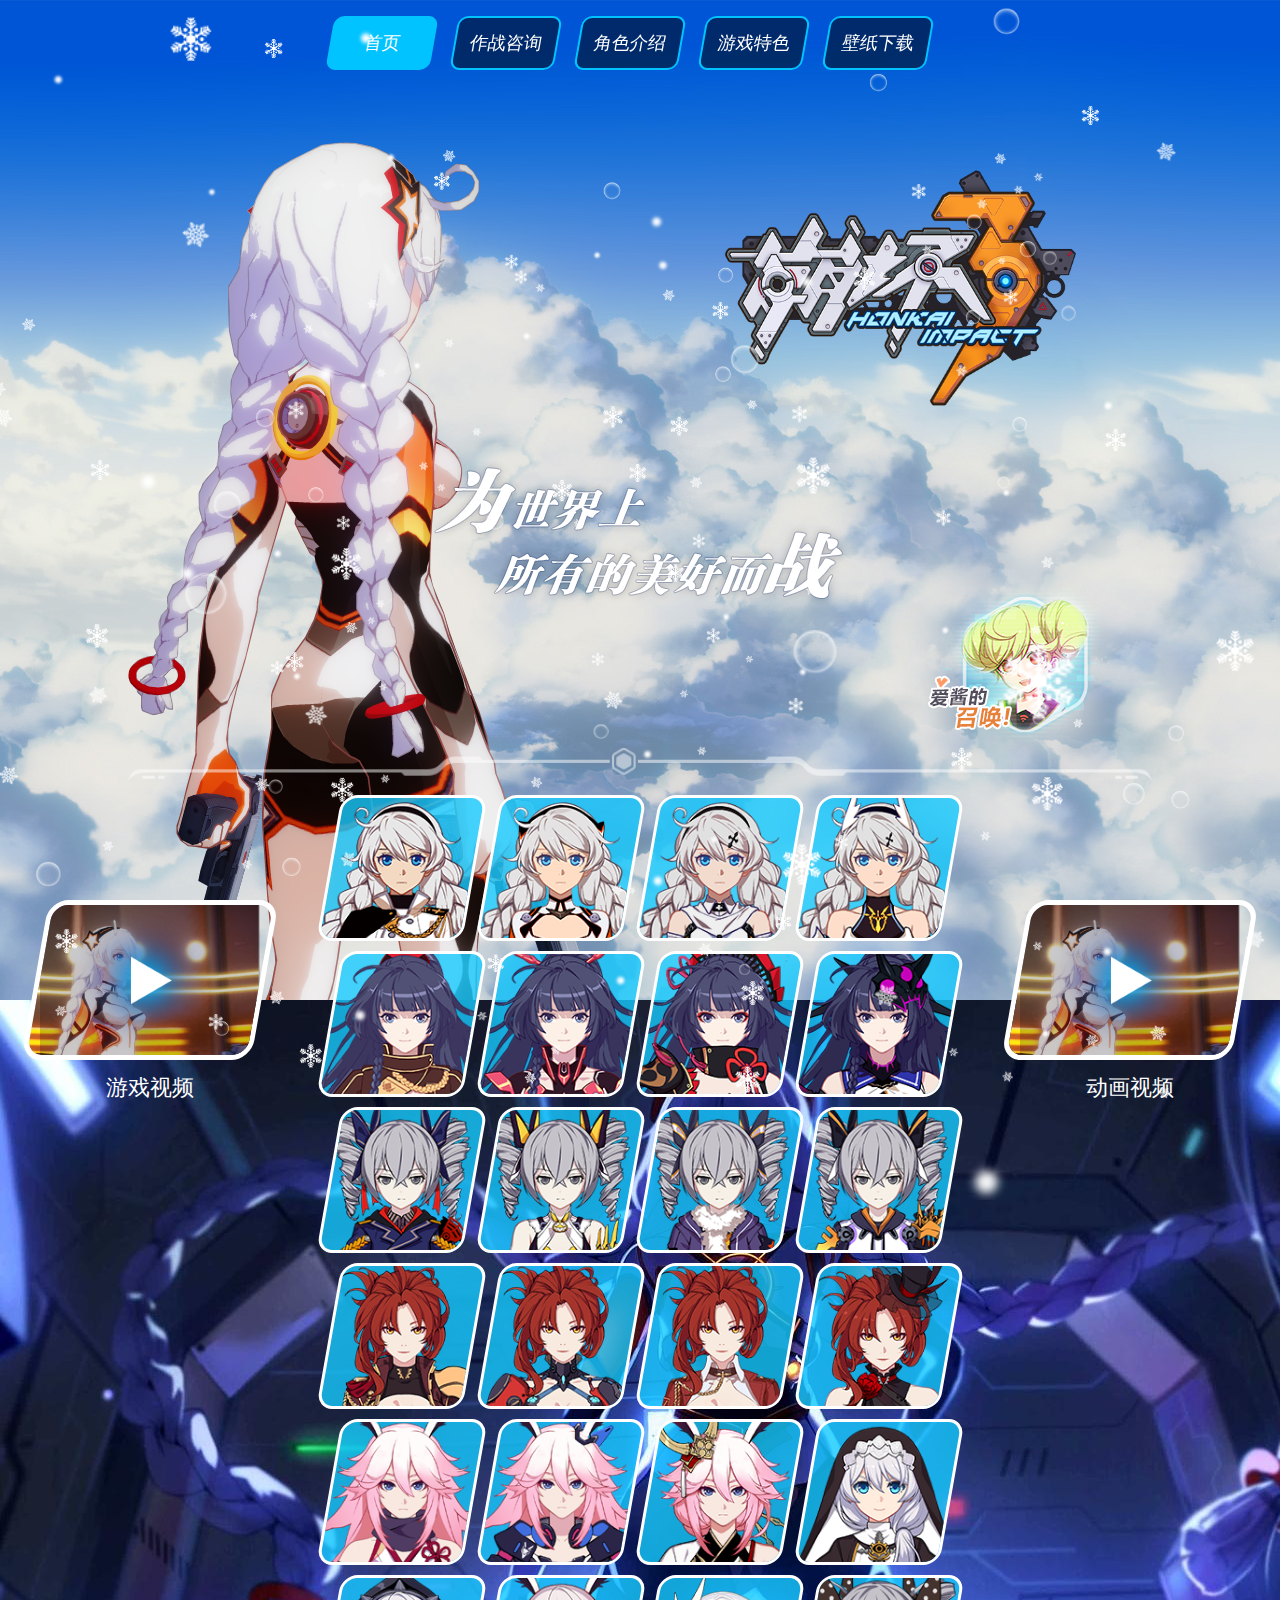
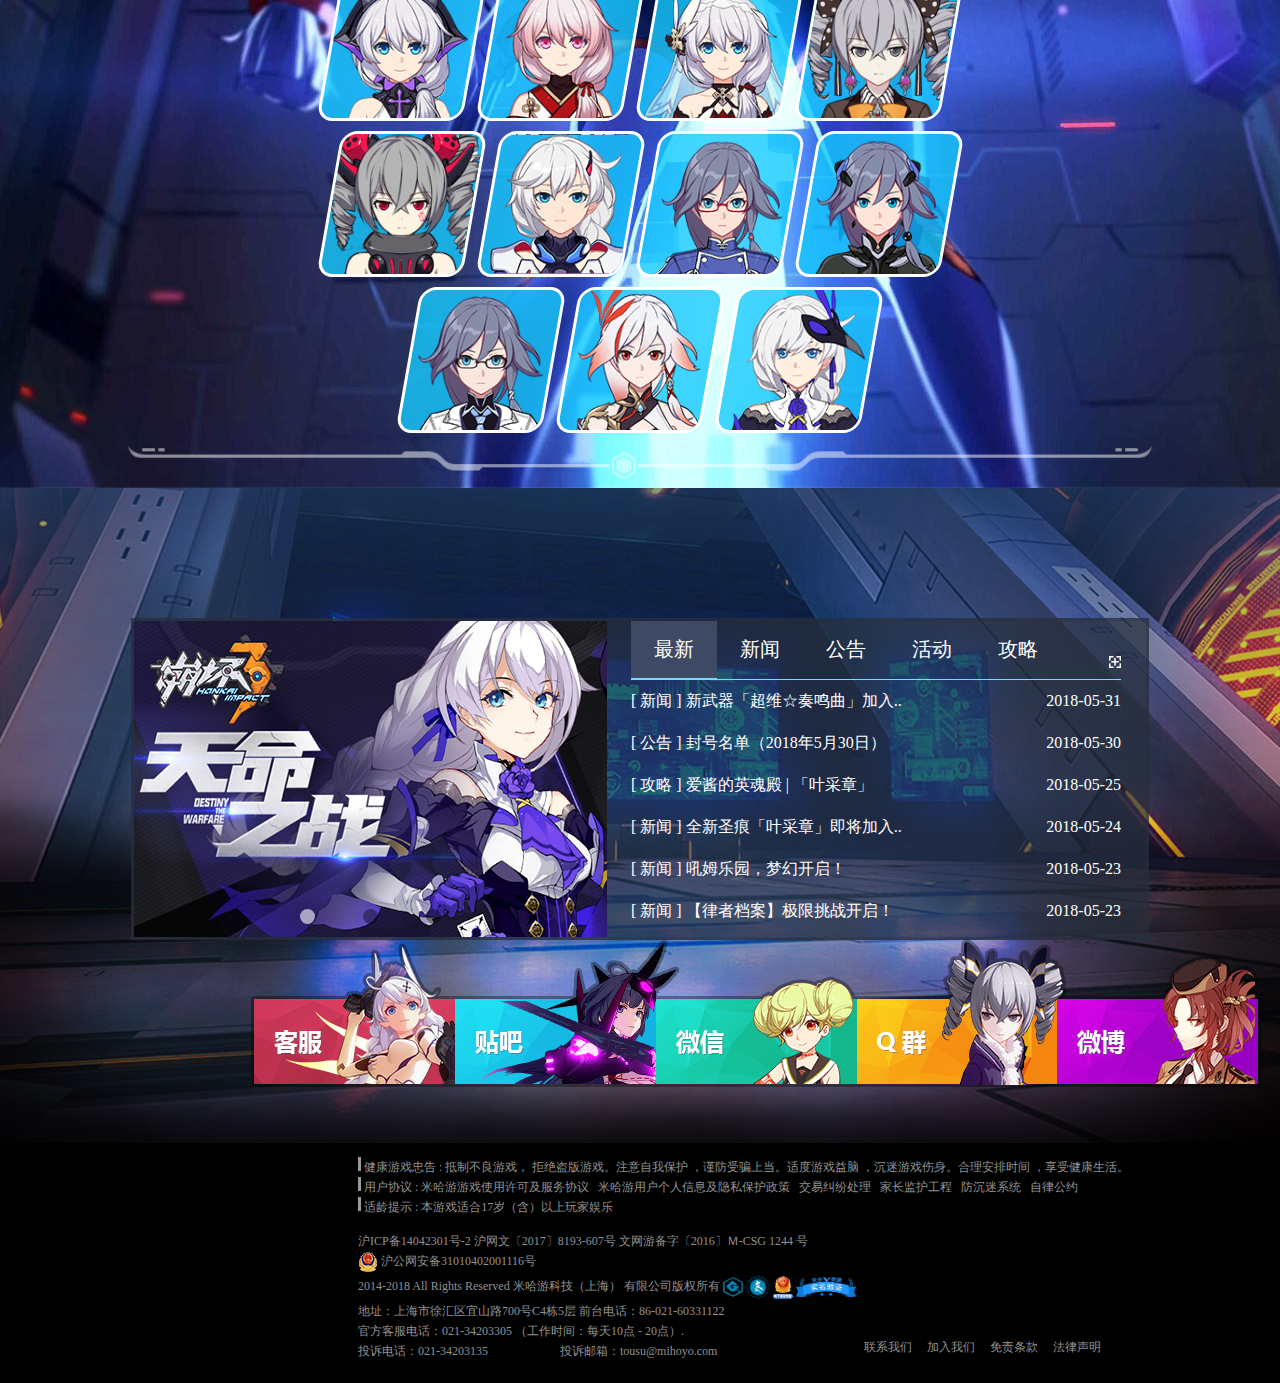
<file: 黎晨杰+张玉成/index.html>
<!DOCTYPE html>
<html lang="en">

<head>
    <meta charset="UTF-8">
    <title>《崩坏3》官方网站 - 为世界上所有的美好而战</title>
    <link rel="stylesheet" href="css/index.css">
    <link rel="shortcut icon" href="https://static.event.mihoyo.com/common/images/favicon.ico">
</head>
<script src="js/common.js"></script>
<script src="jquery-1.12.4.js"></script>
<script type="text/javascript" src="js/jquery.js"></script>
<script type="text/javascript" src="js/three.js"></script>

<script src="js/click.js"></script>

<body>
    <!--头部导航栏-->
    <div class="nav">
        <div class="nav-list w">
            <ul>
                <li><a href="index.html">首页</a></li>
                <li><a href="../李嘉欣＋孟火箭/ljx-news.html">作战咨询</a></li>
                <li><a href="../谢雪筹/rolePlayXue.1.html">角色介绍</a></li>
                <li><a href="../郭龙+伍俊/Features.html">游戏特色</a></li>
                <li><a href="../徐梓烜/崩坏3/崩坏3/www.bh3.com/index.html">壁纸下载</a></li>
            </ul>
        </div>
    </div>
    <div class="tips">
        <div class="closebtn"><img src="picture/close.png" alt=""></div>
        <div class="weixin">
            <i class="right"></i>
            <i>关注崩坏3官方微信</i>
            <p class="qr-code"></p>
        </div>
        <div class="tieba">
            <i class="right"></i>
            <i>关注崩坏3官方贴吧</i>
            <a href="#" class="qr-code"></a>
        </div>
        <div class="weibo">
            <i class="right"></i>
            <i>关注崩坏3官方微博</i>
            <a href="#" class="logo"></a>
            <a href="#" class="name">崩坏3</a>
            <i class="icon"></i>
            <i class="adress">上海</i>
            <a href="#" class="follow">+加关注</a>
        </div>
        <div class="kefu">
            <i class="right"></i>
            <i>官方客服电话</i>
            <i class="iconfont"></i>
            <i class="number">021-34203305</i>
            <p>工作时间：每天10点 - 20点</p>
        </div>
        <div class="kefuniang">
            <i class="right"></i>
            <i>勾搭客服娘</i>
            <i class="qq">QQ:800189596</i>
        </div>
    </div>
    <div class="main">
        <div id="section-1">
            <div class="cloudfloating"></div>
            <div class="content-wrap">
                <div class="main-content w">
                    <div class="kiana"></div>
                    <div class="aijiang"></div>
                    <div class="logo"></div>
                    <div class="slogan"></div>
                </div>
                <a href="javascript:playVideo('https://webstatic.bh3.com/video/bh3.com/pv/pv2_2500.mp4')">
                    <div class="pv-btn-wrapper" style="position:absolute;top:900px;left:-50px">
                        <div class="pv-cover">
                            <div class="pv-mask" id="video-left"></div>
                            <video class="cover-pic" src="https://webstatic.bh3.com/video/bh3.com/pv/game_pv_cover.mp4" autoplay="" loop="" id="game-pv"></video>
                            <div class="cover-pic" id="game-pv"></div>
                        </div>
                        <div class="pv-title">游戏视频</div>
                    </div>
                </a>
                <div class="char-list w">
                    <div class="upline"></div>
                    <div id="video1" class="main-video">
                        <i class="video-closebtn"></i>
                        <video src="" autoplay="autoplay" controls="controls"></video>
                    </div>
                    <div id="video2" class="main-video">
                        <i class="video-closebtn"></i>
                        <video src="" controls="controls" autoplay="autoplay"></video>
                    </div>
                    <ul>
                        <li>
                            <a href="../贾璐琪/kiana_01.html" id="kiana-c1"></a>
                        </li>
                        <li>
                            <a href="../贾璐琪/kiana_01.html" id="kiana-pt"></a>
                        </li>
                        <li>
                            <a href="../贾璐琪/kiana_01.html" id="kiana-c3"></a>
                        </li>
                        <li>
                            <a href="../贾璐琪/kiana_01.html" id="kiana-c4"></a>
                        </li>
                        <li>
                            <a href="../贾璐琪/kiana_01.html" id="mei-c1"></a>
                        </li>
                        <li>
                            <a href="../贾璐琪/kiana_01.html" id="mei-c2"></a>
                        </li>
                        <li>
                            <a href="../贾璐琪/kiana_01.html" id="mei-c3"></a>
                        </li>
                        <li>
                            <a href="../贾璐琪/kiana_01.html" id="mei-c4"></a>
                        </li>
                        <li>
                            <a href="../贾璐琪/kiana_01.html" id="bronya-c1"></a>
                        </li>
                        <li>
                            <a href="../贾璐琪/kiana_01.html" id="bronya-c2"></a>
                        </li>
                        <li>
                            <a href="../贾璐琪/kiana_01.html" id="bronya-c3"></a>
                        </li>
                        <li>
                            <a href="../贾璐琪/kiana_01.html" id="bronya-c4"></a>
                        </li>
                        <li>
                            <a href="../贾璐琪/kiana_01.html" id="himeko-c1"></a>
                        </li>
                        <li>
                            <a href="../贾璐琪/kiana_01.html" id="himeko-c2"></a>
                        </li>
                        <li>
                            <a href="../贾璐琪/kiana_01.html" id="himeko-c3"></a>
                        </li>
                        <li>
                            <a href="../贾璐琪/kiana_01.html" id="himeko-c4"></a>
                        </li>
                        <li>
                            <a href="../贾璐琪/kiana_01.html" id="sakura-c1"></a>
                        </li>
                        <li>
                            <a href="../贾璐琪/kiana_01.html" id="sakura-c2"></a>
                        </li>
                        <li>
                            <a href="../贾璐琪/kiana_01.html" id="sakura-c3"></a>
                        </li>
                        <li>
                            <a href="../贾璐琪/kiana_01.html" id="theresa-c1"></a>
                        </li>
                        <li>
                            <a href="../贾璐琪/kiana_01.html" id="theresa-c2"></a>
                        </li>
                        <li>
                            <a href="../贾璐琪/kiana_01.html" id="theresa-c3"></a>
                        </li>
                        <li>
                            <a href="../贾璐琪/kiana_01.html" id="theresa-c4"></a>
                        </li>
                        <li>
                            <a href="../贾璐琪/kiana_01.html" id="bronya-c5"></a>
                        </li>
                        <li>
                            <a href="../贾璐琪/kiana_01.html" id="bronya-c6"></a>
                        </li>
                        <li>
                            <a href="../贾璐琪/kiana_01.html" id="kallen-c2"></a>
                        </li>
                        <li>
                            <a href="../贾璐琪/kiana_01.html" id="fuka-c1"></a>
                        </li>
                        <li>
                            <a href="../贾璐琪/kiana_01.html" id="fuka-c2"></a>
                        </li>
                        <li>
                            <a href="../贾璐琪/kiana_01.html" id="fuka-c3"></a>
                        </li>
                        <li>
                            <a href="../贾璐琪/kiana_01.html" id="fuka-c4"></a>
                        </li>
                        <li>
                            <a href="../贾璐琪/kiana_01.html" id="kallen-c3"></a>
                        </li>
                    </ul>
                    <div class="downline"></div>
                </div>
                <a href="javascript:playVideo('https://webstatic.bh3.com/video/bh3.com/pv/CG_OP_1800.mp4')">
                    <div class="pv-btn-wrapper" style="position:absolute;top:900px;right:-50px">
                        <div class="pv-cover">
                            <div class="pv-mask" id="video-right"></div>
                            <video class="cover-pic" src="https://webstatic.bh3.com/video/bh3.com/pv/cg_pv_cover.mp4" autoplay="" loop="" id="game-pv"></video>
                            <div class="cover-pic" id="game-pv"></div>
                        </div>
                        <div class="pv-title">动画视频</div>
                    </div>
                </a>
            </div>
        </div>
        <div class="zyc-main-bottom">
            <div class="zyc-nav">
                <div class="zyc-nav-left">
                    <UL class="img">
                        <LI>
                            <a href=''>
                                <img src="./picture/0b70fc187ff892b4c51ec9a59f2f6201.png" alt="">
                            </a>
                        </LI>
                        <LI>
                            <a href="">
                                <img src="./picture/e63bd3a4b03288c26bdc96c79ababc0b.png" alt="">
                            </a>
                        </LI>
                        <LI>
                            <a href="">
                                <img src="./picture/10.png" alt="">
                            </a>
                        </LI>
                    </UL>
                    <ul class="dian">
                        <li class="active"></li>
                        <li></li>
                        <li></li>
                    </ul>
                </div>
                <div class="zyc-nav-right">
                    <a href="" class="tubiao"></a>
                    <ul class="news-nav">
                        <li class="active"><a href="javasctipt:void(0)">最新</a></li>
                        <li><a href="javasctipt:void(0)">新闻</a></li>
                        <li><a href="javasctipt:void(0)">公告</a></li>
                        <li><a href="javasctipt:void(0)">活动</a></li>
                        <li><a href="javasctipt:void(0)">攻略</a></li>
                    </ul>
                    <div>
                        <ul class="news-list1 clearfix">
                            <li>
                                <a href="">
                                    <div class="date">2018-05-31</div>
                                    <div class="title">[ 新闻 ] 新武器「超维☆奏鸣曲」加入..</div>
                                </a>
                            </li>
                            <li>
                                <a href="">
                                    <div class="date">2018-05-30</div>
                                    <div class="title">[ 公告 ] 封号名单（2018年5月30日）</div>
                                </a>
                            </li>
                            <li>
                                <a href="">
                                    <div class="date">2018-05-25</div>
                                    <div class="title">[ 攻略 ] 爱酱的英魂殿 | 「叶采章」</div>
                                </a>
                            </li>
                            <li>
                                <a href="">
                                    <div class="date">2018-05-24</div>
                                    <div class="title">[ 新闻 ] 全新圣痕「叶采章」即将加入..</div>
                                </a>
                            </li>
                            <li>
                                <a href="">
                                    <div class="date">2018-05-23</div>
                                    <div class="title">[ 新闻 ] 吼姆乐园，梦幻开启！</div>
                                </a>
                            </li>
                            <li>
                                <a href="">
                                    <div class="date">2018-05-23</div>
                                    <div class="title">[ 新闻 ] 【律者档案】极限挑战开启！</div>
                                </a>
                            </li>
                        </ul>

                        <ul class="news-list2 clearfix">
                            <li>
                                <a href="">
                                    <div class="date">2018-05-31</div>
                                    <div class="title">[ 新闻 ] 新武器「超维☆奏鸣曲」加入精准补给！.</div>
                                </a>
                            </li>
                            <li>
                                <a href="">
                                    <div class="date">2018-05-24</div>
                                    <div class="title">[ 新闻 ] 全新圣痕「叶采章」即将加入精准补给</div>
                                </a>
                            </li>
                            <li>
                                <a href="">
                                    <div class="date">2018-05-23</div>
                                    <div class="title">[ 新闻 ] 吼姆乐园，梦幻开启！</div>
                                </a>
                            </li>
                            <li>
                                <a href="">
                                    <div class="date">2018-05-23</div>
                                    <div class="title">[ 新闻 ] 【律者档案】极限挑战开启！</div>
                                </a>
                            </li>
                            <li>
                                <a href="">
                                    <div class="date">2018-05-10</div>
                                    <div class="title">[ 新闻 ] 精准目标：幽色咏叹调、5th圣遗物、浓姬</div>
                                </a>
                            </li>
                            <li>
                                <a href="">
                                    <div class="date">2018-05-10</div>
                                    <div class="title">[ 新闻 ] 白夜执事、第六夜想曲扩充补给开启</div>
                                </a>
                            </li>
                        </ul>

                        <ul class="news-list2 clearfix">
                            <li>
                                <a href="">
                                    <div class="date">2018-05-30</div>
                                    <div class="title">[ 公告 ] 封号名单（2018年5月30日）</div>
                                </a>
                            </li>
                            <li>
                                <a href="">
                                    <div class="date">2018-05-23</div>
                                    <div class="title">[ 公告 ] 封禁名单（2018年5月23日）</div>
                                </a>
                            </li>
                            <li>
                                <a href="">
                                    <div class="date">2018-05-12</div>
                                    <div class="title">[ 公告 ] 5月12日商店异常的补偿及处理说明</div>
                                </a>
                            </li>
                            <li>
                                <a href="">
                                    <div class="date">2018-05-10</div>
                                    <div class="title">[ 公告 ] 【天命之战】2.3版本更新公告</div>
                                </a>
                            </li>
                            <li>
                                <a href="">
                                    <div class="date">2018-05-10</div>
                                    <div class="title">[ 公告 ] 萃取、重载活动常见疑问解答</div>
                                </a>
                            </li>
                            <li>
                                <a href="">
                                    <div class="date">2018-05-09</div>
                                    <div class="title">[ 公告 ] 5月10日版本更新维护通知</div>
                                </a>
                            </li>
                        </ul>

                        <ul class="news-list2 clearfix">
                            <li>
                                <a href="">
                                    <div class="date">2017-02-17</div>
                                    <div class="title">[ 活动 ] 考试祭 | 迦尼萨的再袭</div>
                                </a>
                            </li>
                            <li>
                                <a href="">
                                    <div class="date">2016-12-22</div>
                                    <div class="title">[ 活动 ] 圣诞小镇系列任务活动预告</div>
                                </a>
                            </li>
                            <li>
                                <a href="">
                                    <div class="date">2016-08-09</div>
                                    <div class="title">[ 活动 ] 预登录活动奖励确认中</div>
                                </a>
                            </li>
                            <li>
                                <a href="">
                                    <div class="date">2016-07-04</div>
                                    <div class="title">[ 活动 ] 《崩坏AI娘爱酱绝对不会告诉玩家的事实》事前条漫连载中</div>
                                </a>
                            </li>

                        </ul>

                        <ul class="news-list2 clearfix">
                            <li>
                                <a href="">
                                    <div class="date">2018-05-25</div>
                                    <div class="title">[ 攻略 ] 爱酱的英魂殿 | 「叶采章」</div>
                                </a>
                            </li>
                            <li>
                                <a href="">
                                    <div class="date">2018-05-17</div>
                                    <div class="title">[ 攻略 ] 爱酱军械库 | 「永暮双狼」</div>
                                </a>
                            </li>
                            <li>
                                <a href="">
                                    <div class="date">2018-05-16</div>
                                    <div class="title">[ 攻略 ] 「第六夜想曲」攻略 | 你的心，就由我收下了</div>
                                </a>
                            </li>
                            <li>
                                <a href="">
                                    <div class="date">2018-05-11</div>
                                    <div class="title">[ 攻略 ] 爱酱军械库 | 「幽色咏叹调」</div>
                                </a>
                            </li>
                            <li>
                                <a href="">
                                    <div class="date">2018-04-19</div>
                                    <div class="title">[ 攻略 ] 爱酱的英魂殿 | 「莫奈」</div>
                                </a>
                            </li>
                            <li>
                                <a href="">
                                    <div class="date">2018-04-11</div>
                                    <div class="title">[ 攻略 ] 爱酱的军械库 | 「虚无之刃」</div>
                                </a>
                            </li>
                        </ul>

                    </div>
                </div>
            </div>
            <div class="contact">
                <ul class="call">
                    <li>
                        <a href="javasctipt:void(0)">
                            <img src="./picture/lb_1_1.png" alt="">
                        </a>
                        <div class="info-pop">
                            <div class="pop-title-bottom">
                                <div class="arrowrright"></div>官方客服电话</div>
                            <div>
                                <img src="images/old_phone.png" style="width:20px;margin-right:5px;margin-top:-8px;"> 021-34203305
                                <p class="small-popup" style="color:#5F5F5F;margin-top:3px;">工作时间：每天10点 - 20点</p>
                            </div>
                            <div class="pop-title-bottom">
                                <div class="arrowrright"></div>勾搭客服娘
                                <br/>QQ:800189596 </div>
                            <p class="small-popup">E-mail： bh3kefu@mihoyo.com
                            </p>
                            <div class="close-btn"></div>




                        </div>
                    </li>
                    <li>
                        <a href="javasctipt:void(0)">
                            <img src="./picture/lb_2_1.png" alt="">
                        </a>
                        <div class="info-pop">
                            <p>
                                <a href=""><img src="picture/tieba.png"></a>
                            </p>
                            <p class="tieba"><span class="tiebaicon"></span><span class="tiebatext">官方贴吧</span></p>

                            <div class="close-btn"></div>
                        </div>
                    </li>
                    <li>
                        <a href="javasctipt:void(0)">
                            <img src="./picture/lb_3_1.png" alt="">
                        </a>
                        <div class="info-pop">
                            <p>
                                <a href=""><img src="picture/weixin_code.png"></a>
                            </p>
                            <p class="tieba"><span class="tiebaicon"></span><span class="tiebatext">崩坏3官方微信</span></p>
                            <div class="close-btn"></div>

                        </div>
                    </li>
                    <li>
                        <a href="javasctipt:void(0)">
                            <img src="./picture/lb_4_1.png" alt="">
                        </a>
                        <div class="info-pop">
                            <i>142742077 崩坏3官方⑥群</i>
                            <i>419960123 崩坏3官方⑧群</i>
                            <i>105321316 崩坏3官方⑨群</i>
                            <i>586442980 崩坏3官方⑩群</i>
                            <i>238420557 崩坏3官方⑪群</i>
                            <i>（推荐）</i>
                            <p class="tieba"><span class="tiebaicon"></span><span class="tiebatext">官方QQ群</span></p>
                            <div class="close-btn"></div>




                        </div>
                    </li>
                    <li>
                        <a href="javasctipt:void(0)">
                            <img src="./picture/lb_5_1.png" alt="">
                        </a>
                        <div class="info-pop  right">
                            <p><iframe width='208' height='87' class='share_self' frameborder='0' scrolling='no' src='https://widget.weibo.com/weiboshow/index.php?language=&width=0&height=87&fansRow=2&ptype=1&speed=0&skin=1&isTitle=0&noborder=0&isWeibo=0&isFans=0&uid=5812573321&verifier=e59ae945&dpc=1'></iframe>
                            </p>

                            <p class="tieba"><span class="tiebaicon"></span><span class="tiebatext"> 崩坏3官方微博</span></p>

                            <div class="close-btn"></div>




                        </div>
                    </li>
                </ul>

            </div>


        </div>
    </div>

    <div class="bottom">
        <p class="pop">
            <i class="line"></i> 健康游戏忠告 : 抵制不良游戏， 拒绝盗版游戏。注意自我保护 ，谨防受骗上当。适度游戏益脑 ，沉迷游戏伤身。合理安排时间 ，享受健康生活。
        </p>
        <p class="webInfo-pre">
            <i class="line"></i>
            <i>用户协议 : </i>
            <span>
                <a href="https://www.bh3.com/help/privacy/index.html" target="_blank" class="zhangyc">米哈游游戏使用许可及服务协议</a>
                <a href="https://www.bh3.com/help/rule/index.html" target="_blank" class="zhangyc">米哈游用户个人信息及隐私保护政策</a>
                <a href="https://www.bh3.com/help/jiaoyijiufenchuli/index.html" target="_blank" class="zhangyc">交易纠纷处理</a>
                <a href="https://www.bh3.com/help/jiachangjianhugongcheng/index.html" target="_blank" class="zhangyc" >家长监护工程</a>
                <a href="https://www.bh3.com/help/fangchenmixitongshiyongzhinan/index.html" target="_blank" class="zhangyc">防沉迷系统</a>
                <a href="https://webstatic.bh3.com/common/self-discipline-bh3.pdf" target="_blank" class="zhangyc">自律公约</a>
            </span>

        </p>
        <p class="pop1"><i class="line"></i> 适龄提示 : 本游戏适合17岁（含）以上玩家娱乐</p>
        <p class="pop2">沪ICP备14042301号-2 沪网文〔2017〕8193-607号 文网游备字〔2016〕Ｍ-CSG 1244 号</p>
        <p class="pop3">
            <a href="#"><img src="picture/gongan.png"></a>
            沪公网安备31010402001116号</p>
        <p class="pop4">
            2014-2018 All Rights Reserved 米哈游科技（上海） 有限公司版权所有
            <i><a href="#"><img src="picture/youxidzbq.png"></a></i>
            <i><a href="#"><img src="picture/wenhuajingying.png"></a></i>
            <i><a href="#"><img src="picture/lz2.png"></a></i>
            <i><a href="#"><img src="picture/sm_124x47.png"></a></i>
        </p>
        <p class="pop5">地址：上海市徐汇区宜山路700号C4栋5层 前台电话：86-021-60331122</p>
        <p>官方客服电话：021-34203305 （工作时间：每天10点 - 20点）.</p>
        <p>
            投诉电话：021-34203135&nbsp;&nbsp;&nbsp;&nbsp;&nbsp;&nbsp;&nbsp;&nbsp;&nbsp;&nbsp;&nbsp;&nbsp;&nbsp;&nbsp;&nbsp;&nbsp;&nbsp;&nbsp;&nbsp;&nbsp;&nbsp;&nbsp;&nbsp;&nbsp;投诉邮箱：tousu@mihoyo.com</p>
        <ul class="callone">
            <li><a href="https://www.bh3.com/contactUs/index.html" target="_blank" class="zhangyc">联系我们</a></li>
            <li><a href="https://www.bh3.com/joinUs/index.html" target="_blank" class="zhangyc">加入我们</a></li>
            <li><a href="https://www.bh3.com/help/lawStatement_exceptionClause/index.html" target="_blank" class="zhangyc">免责条款</a></li>
            <li><a href="https://www.bh3.com/help/lawStatement_exceptionClause/index.html" target="_blank" class="zhangyc">法律声明</a></li>
        </ul>
    </div>

</body>
<script>
    //-----------------------------------------------------------
    var cloud = document.querySelector(".cloudfloating")
    var body = document.querySelector("body")
    var target = -cloud.offsetWidth + body.offsetWidth

    animate(cloud, target)

    $(function() {
        $(".tips>.closebtn").click(function() {
            $(".tips").stop().fadeOut(1000)
        })

        $(".aijiang").click(function() {
            $(".tips").stop().fadeToggle(1000)
        })

        $(".char-list>ul>li").mouseenter(function() {
            $(this).css("opacity", 1).siblings("li").css("opacity", .3)
        })

        $(".char-list,ul").mouseleave(function() {
            $(this).children("li").css("opacity", 1)
        })

        // $(".cloudfloating").animate({
        //     "left":-($(this).css("width"))+($(window).css("width"))
        // },1200)

        xiangYing()

        $(window).on("resize", function() {
            xiangYing()
        })

        function xiangYing() {
            var width = $(this).width()
            if (width > 1366) {
                $(".char-list ul").css("width", 1024)
            } else {
                $(".char-list ul").css("width", 720)
            }
        }

        //-----------------------------------------------------

        $("#video-left").on("click", function() {
            $(".char-list #video1").fadeIn(1000)
            $("#video1 video").attr("src", "CG_OP_1800.mp4")
            $(".char-list #video2").hide()
            $(".char-list #video2 video").removeAttr("src")
        })

        $("#video-right").on("click", function() {
            $(".char-list #video2").fadeIn(1000)
            $("#video2 video").attr("src", "pv2_2500.mp4")
            $(".char-list #video1").hide()
            $(".char-list #video1 video").removeAttr("src")
        })

        $(document).on("click", function() {
            $(".char-list .main-video").fadeOut(1000)
            $(".char-list .main-video video").removeAttr("src")
        })


        $('.pv-mask').on('click', function(e) {
            e.stopPropagation(); //阻止事件冒泡
        });
    })
</script>
<script type="text/javascript">
    document.writeln("<div class=\"snow\" style=\"height:1200px; position:fixed; left:0px; top:0px; right:0px; bottom:0px; pointer-events: none;z-index: 9999;\"><canvas width=\"1904\" height=\"913\" style=\"position: absolute;left: 0;top: 0;\"></canvas></div>")

    $(function() {

        if (/MSIE 6|MSIE 7|MSIE 8/.test(navigator.userAgent)) {
            return
        }
        var container = document.querySelector(".snow")
            // IE9-10 pointer-events兼容
        if (/MSIE 9|MSIE 10/.test(navigator.userAgent)) {
            $(container).bind("click mousemove", function(evt) {
                this.style.display = "none"
                var x = evt.pageX,
                    y = evt.pageY
                if ($(document).scrollTop() > 0 || $(document).scrollTop() > 0) {
                    x = x - $(document).scrollLeft() + 1
                    y = y - $(document).scrollTop() + 1
                }
                evt.preventDefault()
                evt.stopPropagation()
                var under = document.elementFromPoint(x, y)
                var evtType = evt.type === "click" ? "click" : "mouseenter"
                if (evt.type === "click") {
                    $(under)[0].click()
                } else {
                    $(under).trigger("mouseenter")
                }
                $("body").css("cursor", "default")
                this.style.display = ""
                return false
            })
        }
        var containerWidth = $(container).width()
        var containerHeight = $(container).height()
        var particle
        var camera
        var scene
        var renderer
        var mouseX = 0
        var mouseY = 0
        var windowHalfX = window.innerWidth / 2
        var windowHalfY = window.innerHeight / 2
        var particles = []
        var particleImages = [new Image(), new Image(), new Image(), new Image(), new Image()]
            // particleImages[0].src = "./images/snow1.png";
            // particleImages[1].src = "./images/snow2.png";
            // particleImages[2].src = "./images/snow3.png";
            // particleImages[3].src = "./images/snow4.png";
            // particleImages[4].src = "./images/snow5.png";
        particleImages[0].src = "images/151375665240370100.png"
        particleImages[1].src = "images/151375668550091372.png"
        particleImages[2].src = "images/151375669416355455.png"
        particleImages[3].src = "images/151375670204115466.png"
        particleImages[4].src = "images/151375671039447316.png"
        var snowNum = 300

        function init() {
            camera = new THREE.PerspectiveCamera(75, containerWidth / containerHeight, 1, 10000)
            camera.position.z = 1000
            scene = new THREE.Scene()
            scene.add(camera)
            renderer = new THREE.CanvasRenderer()
            renderer.setSize(containerWidth, containerHeight)
            for (var i = 0; i < snowNum; i++) {
                var material = new THREE.ParticleBasicMaterial({
                    map: new THREE.Texture(particleImages[i % 5])
                })
                particle = new Particle3D(material)
                particle.position.x = Math.random() * 2000 - 1000
                particle.position.y = Math.random() * 2000 - 1000
                particle.position.z = Math.random() * 2000 - 1000
                particle.scale.x = particle.scale.y = 1
                scene.add(particle)
                particles.push(particle)
            }
            container.appendChild(renderer.domElement)
            document.addEventListener("mousemove", onDocumentMouseMove, false)
            document.addEventListener("touchstart", onDocumentTouchStart, false)
            document.addEventListener("touchmove", onDocumentTouchMove, false)
            setInterval(loop, 1000 / 50)
        }

        function onDocumentMouseMove(event) {
            mouseX = event.clientX - windowHalfX
            mouseY = event.clientY - windowHalfY
        }

        function onDocumentTouchStart(event) {
            if (event.touches.length === 1) {
                event.preventDefault()
                mouseX = event.touches[0].pageX - windowHalfX
                mouseY = event.touches[0].pageY - windowHalfY
            }
        }

        function onDocumentTouchMove(event) {
            if (event.touches.length === 1) {
                event.preventDefault()
                mouseX = event.touches[0].pageX - windowHalfX
                mouseY = event.touches[0].pageY - windowHalfY
            }
        }

        function loop() {
            for (var i = 0; i < particles.length; i++) {
                var particle = particles[i]
                    // 滚动到楼层模块，减少雪花 （自定义）
                if ($(window).scrollTop() < 1000) {
                    particle.scale.x = particle.scale.y = 1
                } else {
                    if (i > particles.length / 5 * 3) {
                        particle.scale.x = particle.scale.y = 0
                    } else {
                        particle.scale.x = particle.scale.y = 0.8
                    }
                }
                particle.updatePhysics()
                with(particle.position) {
                    if (y < -1000) {
                        y += 2000
                    }
                    if (x > 1000) {
                        x -= 2000
                    } else {
                        if (x < -1000) {
                            x += 2000
                        }
                    }
                    if (z > 1000) {
                        z -= 2000
                    } else {
                        if (z < -1000) {
                            z += 2000
                        }
                    }
                }
            }
            camera.position.x += (mouseX - camera.position.x) * 0.005
            camera.position.y += (-mouseY - camera.position.y) * 0.005
            camera.lookAt(scene.position)
            renderer.render(scene, camera)
        }

        init()
    })
</script>
<script src="js/index.js"></script>

</html>
</file>
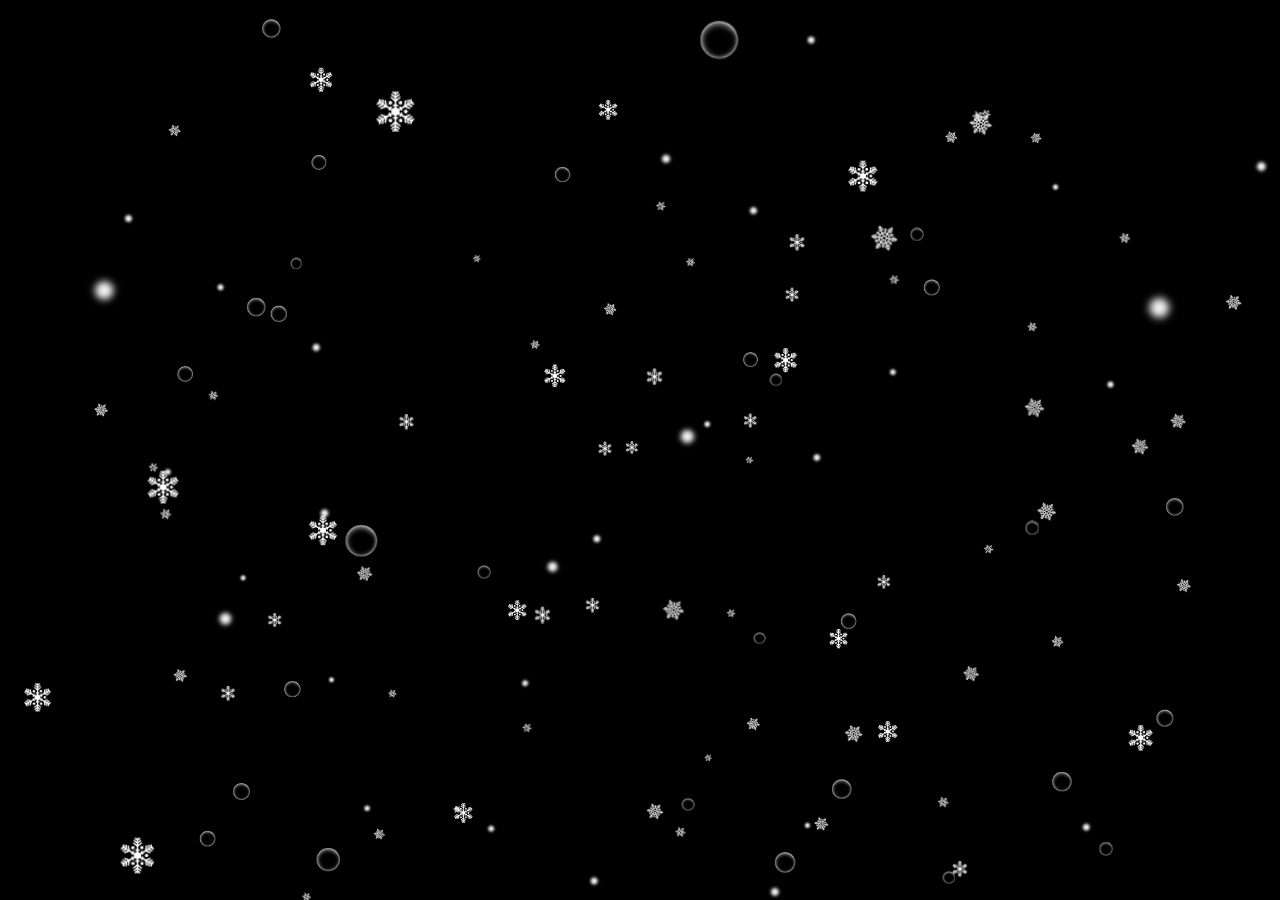
<file: 李嘉欣＋孟火箭/雪花飘落动画效果/index.html>
﻿<!DOCTYPE html PUBLIC "-//W3C//DTD XHTML 1.0 Transitional//EN" "http://www.w3.org/TR/xhtml1/DTD/xhtml1-transitional.dtd">
<html xmlns="http://www.w3.org/1999/xhtml">
<head>
<meta http-equiv="Content-Type" content="text/html; charset=utf-8" />
<title>jQuery+three.js雪花飘落动画效果</title>

<script type="text/javascript" src="js/jquery.js"></script>
<script type="text/javascript" src="js/three.js"></script>

</head>
<body>

<script type="text/javascript">
document.writeln("<div class=\"snow\" style=\"height:1200px; background:#000;   position:fixed; left:0px; top:0px; right:0px; bottom:0px; pointer-events: none;z-index: 9999;\"><canvas width=\"1904\" height=\"913\" style=\"position: absolute;left: 0;top: 0;\"></canvas></div>");

$(function() {

if (/MSIE 6|MSIE 7|MSIE 8/.test(navigator.userAgent)) {
return
}
var container = document.querySelector(".snow");
// IE9-10 pointer-events兼容
if (/MSIE 9|MSIE 10/.test(navigator.userAgent)) {
$(container).bind('click mousemove', function(evt) {
this.style.display = 'none';
var x = evt.pageX, y = evt.pageY
if ($(document).scrollTop() > 0 || $(document).scrollTop() > 0) {
x = x - $(document).scrollLeft() + 1
y = y - $(document).scrollTop() + 1
}
evt.preventDefault();
evt.stopPropagation();
var under = document.elementFromPoint(x, y);
var evtType = evt.type === 'click' ? 'click' : 'mouseenter'
if (evt.type === 'click') {
$(under)[0].click();
} else {
$(under).trigger('mouseenter');
}
$('body').css('cursor', 'default')
this.style.display = '';
return false;
});
}
var containerWidth = $(container).width();
var containerHeight = $(container).height();
var particle;
var camera;
var scene;
var renderer;
var mouseX = 0;
var mouseY = 0;
var windowHalfX = window.innerWidth / 2;
var windowHalfY = window.innerHeight / 2;
var particles = [];
var particleImages = [new Image(),new Image(),new Image(),new Image(),new Image()];
// particleImages[0].src = "./images/snow1.png";
// particleImages[1].src = "./images/snow2.png";
// particleImages[2].src = "./images/snow3.png";
// particleImages[3].src = "./images/snow4.png";
// particleImages[4].src = "./images/snow5.png";
particleImages[0].src = "img/151375665240370100.png";
particleImages[1].src = "img/151375668550091372.png";
particleImages[2].src = "img/151375669416355455.png";
particleImages[3].src = "img/151375670204115466.png";
particleImages[4].src = "img/151375671039447316.png";
var snowNum = 300;
function init() {
camera = new THREE.PerspectiveCamera(75, containerWidth / containerHeight, 1, 10000);
camera.position.z = 1000;
scene = new THREE.Scene();
scene.add(camera);
renderer = new THREE.CanvasRenderer();
renderer.setSize(containerWidth, containerHeight);
for (var i = 0; i < snowNum; i++) {
var material = new THREE.ParticleBasicMaterial({ map: new THREE.Texture(particleImages[i % 5]) });
particle = new Particle3D(material);
particle.position.x = Math.random() * 2000 - 1000;
particle.position.y = Math.random() * 2000 - 1000;
particle.position.z = Math.random() * 2000 - 1000;
particle.scale.x = particle.scale.y = 1;
scene.add(particle);
particles.push(particle)
}
container.appendChild(renderer.domElement);
document.addEventListener("mousemove", onDocumentMouseMove, false);
document.addEventListener("touchstart", onDocumentTouchStart, false);
document.addEventListener("touchmove", onDocumentTouchMove, false);
setInterval(loop, 1000 / 50)
}
function onDocumentMouseMove(event) {
mouseX = event.clientX - windowHalfX;
mouseY = event.clientY - windowHalfY
}
function onDocumentTouchStart(event) {
if (event.touches.length === 1) {
event.preventDefault();
mouseX = event.touches[0].pageX - windowHalfX;
mouseY = event.touches[0].pageY - windowHalfY
}
}
function onDocumentTouchMove(event) {
if (event.touches.length === 1) {
event.preventDefault();
mouseX = event.touches[0].pageX - windowHalfX;
mouseY = event.touches[0].pageY - windowHalfY
}
}
function loop() {
for (var i = 0; i < particles.length; i++) {
var particle = particles[i];
// 滚动到楼层模块，减少雪花 （自定义）
if ($(window).scrollTop() < 1000) {
particle.scale.x = particle.scale.y = 1;
} else {
if (i > particles.length / 5 * 3) {
particle.scale.x = particle.scale.y = 0;
} else {
particle.scale.x = particle.scale.y = 0.8;
}
}
particle.updatePhysics();
with(particle.position) {
if (y < -1000) {
y += 2000
}
if (x > 1000) {
x -= 2000
} else {
if (x < -1000) {
x += 2000
}
}
if (z > 1000) {
z -= 2000
} else {
if (z < -1000) {
z += 2000
}
}
}
}
camera.position.x += (mouseX - camera.position.x) * 0.005;
camera.position.y += (-mouseY - camera.position.y) * 0.005;
camera.lookAt(scene.position);
renderer.render(scene, camera)
}
init()
});
</script>

<div style="text-align:center;margin:50px 0; font:normal 14px/24px 'MicroSoft YaHei';">
<p>适用浏览器：360、FireFox、Chrome、Safari、Opera、傲游、搜狗、世界之窗. 不支持IE8及以下浏览器。</p>
<p>来源：<a href="http://www.lanrenzhijia.com/" target="_blank">懒人</a></p>
</div>
</body>
</html>
</file>
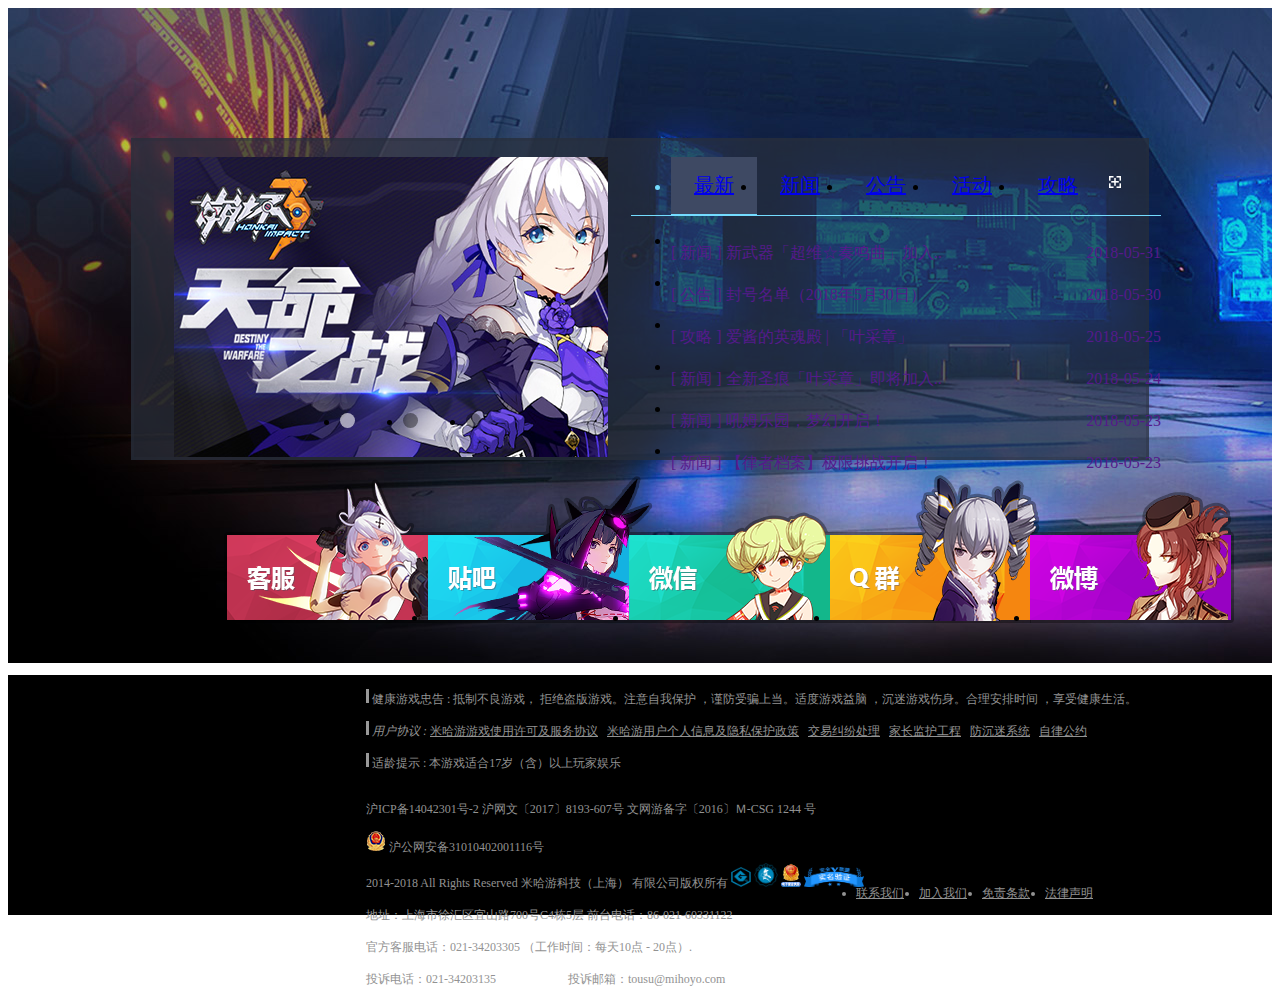
<file: 黎晨杰+张玉成/zyc/index.html>
<!DOCTYPE html>
<html lang="en">

<head>
    <meta charset="UTF-8">
    <meta name="viewport" content="width=device-width, initial-scale=1.0">
    <meta http-equiv="X-UA-Compatible" content="ie=edge">
    <title>张玉成的崩坏三</title>
    <link rel="shortcut icon" href="https://static.event.mihoyo.com/common/images/favicon.ico">

    <link rel="stylesheet" href="./index.css">


</head>

<body>
    <div class="zyc-main-bottom">
        <div class="zyc-nav">
            <div class="zyc-nav-left">
                <UL class="img">
                    <LI>
                        <a href=''>
                            <img src="./picture/0b70fc187ff892b4c51ec9a59f2f6201.png" alt="">
                        </a>
                    </LI>
                    <LI>
                        <a href="">
                            <img src="./picture/e63bd3a4b03288c26bdc96c79ababc0b.png" alt="">
                        </a>
                    </LI>
                    <LI>
                        <a href="">
                            <img src="./picture/10.png" alt="">
                        </a>
                    </LI>
                </UL>
                <ul class="dian">
                    <li class="active"></li>
                    <li></li>
                    <li></li>
                </ul>
            </div>
            <div class="zyc-nav-right">
                <a href="" class="tubiao"></a>
                <ul class="news-nav">
                    <li class="active"><a href="javasctipt:void(0)">最新</a></li>
                    <li><a href="javasctipt:void(0)">新闻</a></li>
                    <li><a href="javasctipt:void(0)">公告</a></li>
                    <li><a href="javasctipt:void(0)">活动</a></li>
                    <li><a href="javasctipt:void(0)">攻略</a></li>
                </ul>
                <div>
                    <ul class="news-list1 clearfix">
                        <li>
                            <a href="">
                                <div class="date">2018-05-31</div>
                                <div class="title">[ 新闻 ] 新武器「超维☆奏鸣曲」加入..</div>
                            </a>
                        </li>
                        <li>
                            <a href="">
                                <div class="date">2018-05-30</div>
                                <div class="title">[ 公告 ] 封号名单（2018年5月30日）</div>
                            </a>
                        </li>
                        <li>
                            <a href="">
                                <div class="date">2018-05-25</div>
                                <div class="title">[ 攻略 ] 爱酱的英魂殿 | 「叶采章」</div>
                            </a>
                        </li>
                        <li>
                            <a href="">
                                <div class="date">2018-05-24</div>
                                <div class="title">[ 新闻 ] 全新圣痕「叶采章」即将加入..</div>
                            </a>
                        </li>
                        <li>
                            <a href="">
                                <div class="date">2018-05-23</div>
                                <div class="title">[ 新闻 ] 吼姆乐园，梦幻开启！</div>
                            </a>
                        </li>
                        <li>
                            <a href="">
                                <div class="date">2018-05-23</div>
                                <div class="title">[ 新闻 ] 【律者档案】极限挑战开启！</div>
                            </a>
                        </li>
                    </ul>

                    <ul class="news-list2 clearfix">
                        <li>
                            <a href="">
                                <div class="date">2018-05-31</div>
                                <div class="title">[ 新闻 ] 新武器「超维☆奏鸣曲」加入精准补给！.</div>
                            </a>
                        </li>
                        <li>
                            <a href="">
                                <div class="date">2018-05-24</div>
                                <div class="title">[ 新闻 ] 全新圣痕「叶采章」即将加入精准补给</div>
                            </a>
                        </li>
                        <li>
                            <a href="">
                                <div class="date">2018-05-23</div>
                                <div class="title">[ 新闻 ] 吼姆乐园，梦幻开启！</div>
                            </a>
                        </li>
                        <li>
                            <a href="">
                                <div class="date">2018-05-23</div>
                                <div class="title">[ 新闻 ] 【律者档案】极限挑战开启！</div>
                            </a>
                        </li>
                        <li>
                            <a href="">
                                <div class="date">2018-05-10</div>
                                <div class="title">[ 新闻 ] 精准目标：幽色咏叹调、5th圣遗物、浓姬</div>
                            </a>
                        </li>
                        <li>
                            <a href="">
                                <div class="date">2018-05-10</div>
                                <div class="title">[ 新闻 ] 白夜执事、第六夜想曲扩充补给开启</div>
                            </a>
                        </li>
                    </ul>

                    <ul class="news-list2 clearfix">
                        <li>
                            <a href="">
                                <div class="date">2018-05-30</div>
                                <div class="title">[ 公告 ] 封号名单（2018年5月30日）</div>
                            </a>
                        </li>
                        <li>
                            <a href="">
                                <div class="date">2018-05-23</div>
                                <div class="title">[ 公告 ] 封禁名单（2018年5月23日）</div>
                            </a>
                        </li>
                        <li>
                            <a href="">
                                <div class="date">2018-05-12</div>
                                <div class="title">[ 公告 ] 5月12日商店异常的补偿及处理说明</div>
                            </a>
                        </li>
                        <li>
                            <a href="">
                                <div class="date">2018-05-10</div>
                                <div class="title">[ 公告 ] 【天命之战】2.3版本更新公告</div>
                            </a>
                        </li>
                        <li>
                            <a href="">
                                <div class="date">2018-05-10</div>
                                <div class="title">[ 公告 ] 萃取、重载活动常见疑问解答</div>
                            </a>
                        </li>
                        <li>
                            <a href="">
                                <div class="date">2018-05-09</div>
                                <div class="title">[ 公告 ] 5月10日版本更新维护通知</div>
                            </a>
                        </li>
                    </ul>

                    <ul class="news-list2 clearfix">
                        <li>
                            <a href="">
                                <div class="date">2017-02-17</div>
                                <div class="title">[ 活动 ] 考试祭 | 迦尼萨的再袭</div>
                            </a>
                        </li>
                        <li>
                            <a href="">
                                <div class="date">2016-12-22</div>
                                <div class="title">[ 活动 ] 圣诞小镇系列任务活动预告</div>
                            </a>
                        </li>
                        <li>
                            <a href="">
                                <div class="date">2016-08-09</div>
                                <div class="title">[ 活动 ] 预登录活动奖励确认中</div>
                            </a>
                        </li>
                        <li>
                            <a href="">
                                <div class="date">2016-07-04</div>
                                <div class="title">[ 活动 ] 《崩坏AI娘爱酱绝对不会告诉玩家的事实》事前条漫连载中</div>
                            </a>
                        </li>

                    </ul>

                    <ul class="news-list2 clearfix">
                        <li>
                            <a href="">
                                <div class="date">2018-05-25</div>
                                <div class="title">[ 攻略 ] 爱酱的英魂殿 | 「叶采章」</div>
                            </a>
                        </li>
                        <li>
                            <a href="">
                                <div class="date">2018-05-17</div>
                                <div class="title">[ 攻略 ] 爱酱军械库 | 「永暮双狼」</div>
                            </a>
                        </li>
                        <li>
                            <a href="">
                                <div class="date">2018-05-16</div>
                                <div class="title">[ 攻略 ] 「第六夜想曲」攻略 | 你的心，就由我收下了</div>
                            </a>
                        </li>
                        <li>
                            <a href="">
                                <div class="date">2018-05-11</div>
                                <div class="title">[ 攻略 ] 爱酱军械库 | 「幽色咏叹调」</div>
                            </a>
                        </li>
                        <li>
                            <a href="">
                                <div class="date">2018-04-19</div>
                                <div class="title">[ 攻略 ] 爱酱的英魂殿 | 「莫奈」</div>
                            </a>
                        </li>
                        <li>
                            <a href="">
                                <div class="date">2018-04-11</div>
                                <div class="title">[ 攻略 ] 爱酱的军械库 | 「虚无之刃」</div>
                            </a>
                        </li>
                    </ul>

                </div>
            </div>
        </div>
        <div>
            <ul class="call">
                <li>
                    <a href="javasctipt:void(0)">
                        <img src="./picture/lb_1_1.png" alt="">
                    </a>
                    <div class="info-pop">
                        <div class="pop-title-bottom">
                            <div class="arrowrright"></div>官方客服电话</div>
                        <div>
                            <img src="./images/old_phone.png" style="width:20px;margin-right:5px;margin-top:-8px;"> 021-34203305
                            <p class="small-popup" style="color:#5F5F5F;margin-top:3px;">工作时间：每天10点 - 20点</p>
                        </div>
                        <div class="pop-title-bottom">
                            <div class="arrowrright"></div>勾搭客服娘
                            <br/>QQ:800189596 </div>
                        <p class="small-popup">E-mail： bh3kefu@mihoyo.com
                        </p>
                        <div class="close-btn"></div>




                    </div>
                </li>
                <li>
                    <a href="javasctipt:void(0)">
                        <img src="./picture/lb_2_1.png" alt="">
                    </a>
                    <div class="info-pop">
                        <p>
                            <a href=""><img src="picture/tieba.png"></a>
                        </p>
                        <p class="tieba"><span class="tiebaicon"></span><span class="tiebatext">官方贴吧</span></p>

                        <div class="close-btn"></div>
                    </div>
                </li>
                <li>
                    <a href="javasctipt:void(0)">
                        <img src="./picture/lb_3_1.png" alt="">
                    </a>
                    <div class="info-pop">
                        <p>
                            <a href=""><img src="picture/weixin_code.png"></a>
                        </p>
                        <p class="tieba"><span class="tiebaicon"></span><span class="tiebatext">崩坏3官方微信</span></p>
                        <div class="close-btn"></div>

                    </div>
                </li>
                <li>
                    <a href="javasctipt:void(0)">
                        <img src="./picture/lb_4_1.png" alt="">
                    </a>
                    <div class="info-pop">
                        <i>142742077 崩坏3官方⑥群</i>
                        <i>419960123 崩坏3官方⑧群</i>
                        <i>105321316 崩坏3官方⑨群</i>
                        <i>586442980 崩坏3官方⑩群</i>
                        <i>238420557 崩坏3官方⑪群</i>
                        <i>（推荐）</i>
                        <p class="tieba"><span class="tiebaicon"></span><span class="tiebatext">官方QQ群</span></p>
                        <div class="close-btn"></div>




                    </div>
                </li>
                <li>
                    <a href="javasctipt:void(0)">
                        <img src="./picture/lb_5_1.png" alt="">
                    </a>
                    <div class="info-pop  right">
                        <p><iframe width='208' height='87' class='share_self' frameborder='0' scrolling='no' src='https://widget.weibo.com/weiboshow/index.php?language=&width=0&height=87&fansRow=2&ptype=1&speed=0&skin=1&isTitle=0&noborder=0&isWeibo=0&isFans=0&uid=5812573321&verifier=e59ae945&dpc=1'></iframe>
                        </p>

                        <p class="tieba"><span class="tiebaicon"></span><span class="tiebatext"> 崩坏3官方微博</span></p>

                        <div class="close-btn"></div>




                    </div>
                </li>
            </ul>

        </div>


    </div>




    <div class="bottom">
        <p class="pop">
            <i class="line"></i> 健康游戏忠告 : 抵制不良游戏， 拒绝盗版游戏。注意自我保护 ，谨防受骗上当。适度游戏益脑 ，沉迷游戏伤身。合理安排时间 ，享受健康生活。
        </p>
        <p class="webInfo-pre">
            <i class="line"></i>
            <i>用户协议 : </i>
            <span>
                <a href="https://www.bh3.com/help/privacy/index.html" target="_blank" class="zhangyc">米哈游游戏使用许可及服务协议</a>
                <a href="https://www.bh3.com/help/rule/index.html" target="_blank" class="zhangyc">米哈游用户个人信息及隐私保护政策</a>
                <a href="https://www.bh3.com/help/jiaoyijiufenchuli/index.html" target="_blank" class="zhangyc">交易纠纷处理</a>
                <a href="https://www.bh3.com/help/jiachangjianhugongcheng/index.html" target="_blank" class="zhangyc" >家长监护工程</a>
                <a href="https://www.bh3.com/help/fangchenmixitongshiyongzhinan/index.html" target="_blank" class="zhangyc">防沉迷系统</a>
                <a href="https://webstatic.bh3.com/common/self-discipline-bh3.pdf" target="_blank" class="zhangyc">自律公约</a>
            </span>

        </p>
        <p class="pop1"><i class="line"></i> 适龄提示 : 本游戏适合17岁（含）以上玩家娱乐</p>
        <p class="pop2">沪ICP备14042301号-2 沪网文〔2017〕8193-607号 文网游备字〔2016〕Ｍ-CSG 1244 号</p>
        <p class="pop3">
            <a href="#"><img src="picture/gongan.png"></a>
            沪公网安备31010402001116号</p>
        <p class="pop4">
            2014-2018 All Rights Reserved 米哈游科技（上海） 有限公司版权所有
            <i><a href="#"><img src="picture/youxidzbq.png"></a></i>
            <i><a href="#"><img src="picture/wenhuajingying.png"></a></i>
            <i><a href="#"><img src="picture/lz2.png"></a></i>
            <i><a href="#"><img src="picture/sm_124x47.png"></a></i>
        </p>
        <p class="pop5">地址：上海市徐汇区宜山路700号C4栋5层 前台电话：86-021-60331122</p>
        <p>官方客服电话：021-34203305 （工作时间：每天10点 - 20点）.</p>
        <p>
            投诉电话：021-34203135&nbsp;&nbsp;&nbsp;&nbsp;&nbsp;&nbsp;&nbsp;&nbsp;&nbsp;&nbsp;&nbsp;&nbsp;&nbsp;&nbsp;&nbsp;&nbsp;&nbsp;&nbsp;&nbsp;&nbsp;&nbsp;&nbsp;&nbsp;&nbsp;投诉邮箱：tousu@mihoyo.com</p>
        <ul class="callone">
            <li><a href="https://www.bh3.com/contactUs/index.html" target="_blank">联系我们</a></li>
            <li><a href="https://www.bh3.com/joinUs/index.html" target="_blank">加入我们</a></li>
            <li><a href="https://www.bh3.com/help/lawStatement_exceptionClause/index.html" target="_blank">免责条款</a></li>
            <li><a href="https://www.bh3.com/help/lawStatement_exceptionClause/index.html" target="_blank">法律声明</a></li>
        </ul>
    </div>
</body>

<script src="./jquery-1.12.4.js">
</script>
<script src="./js/index.js">
</script>

</html>
</file>
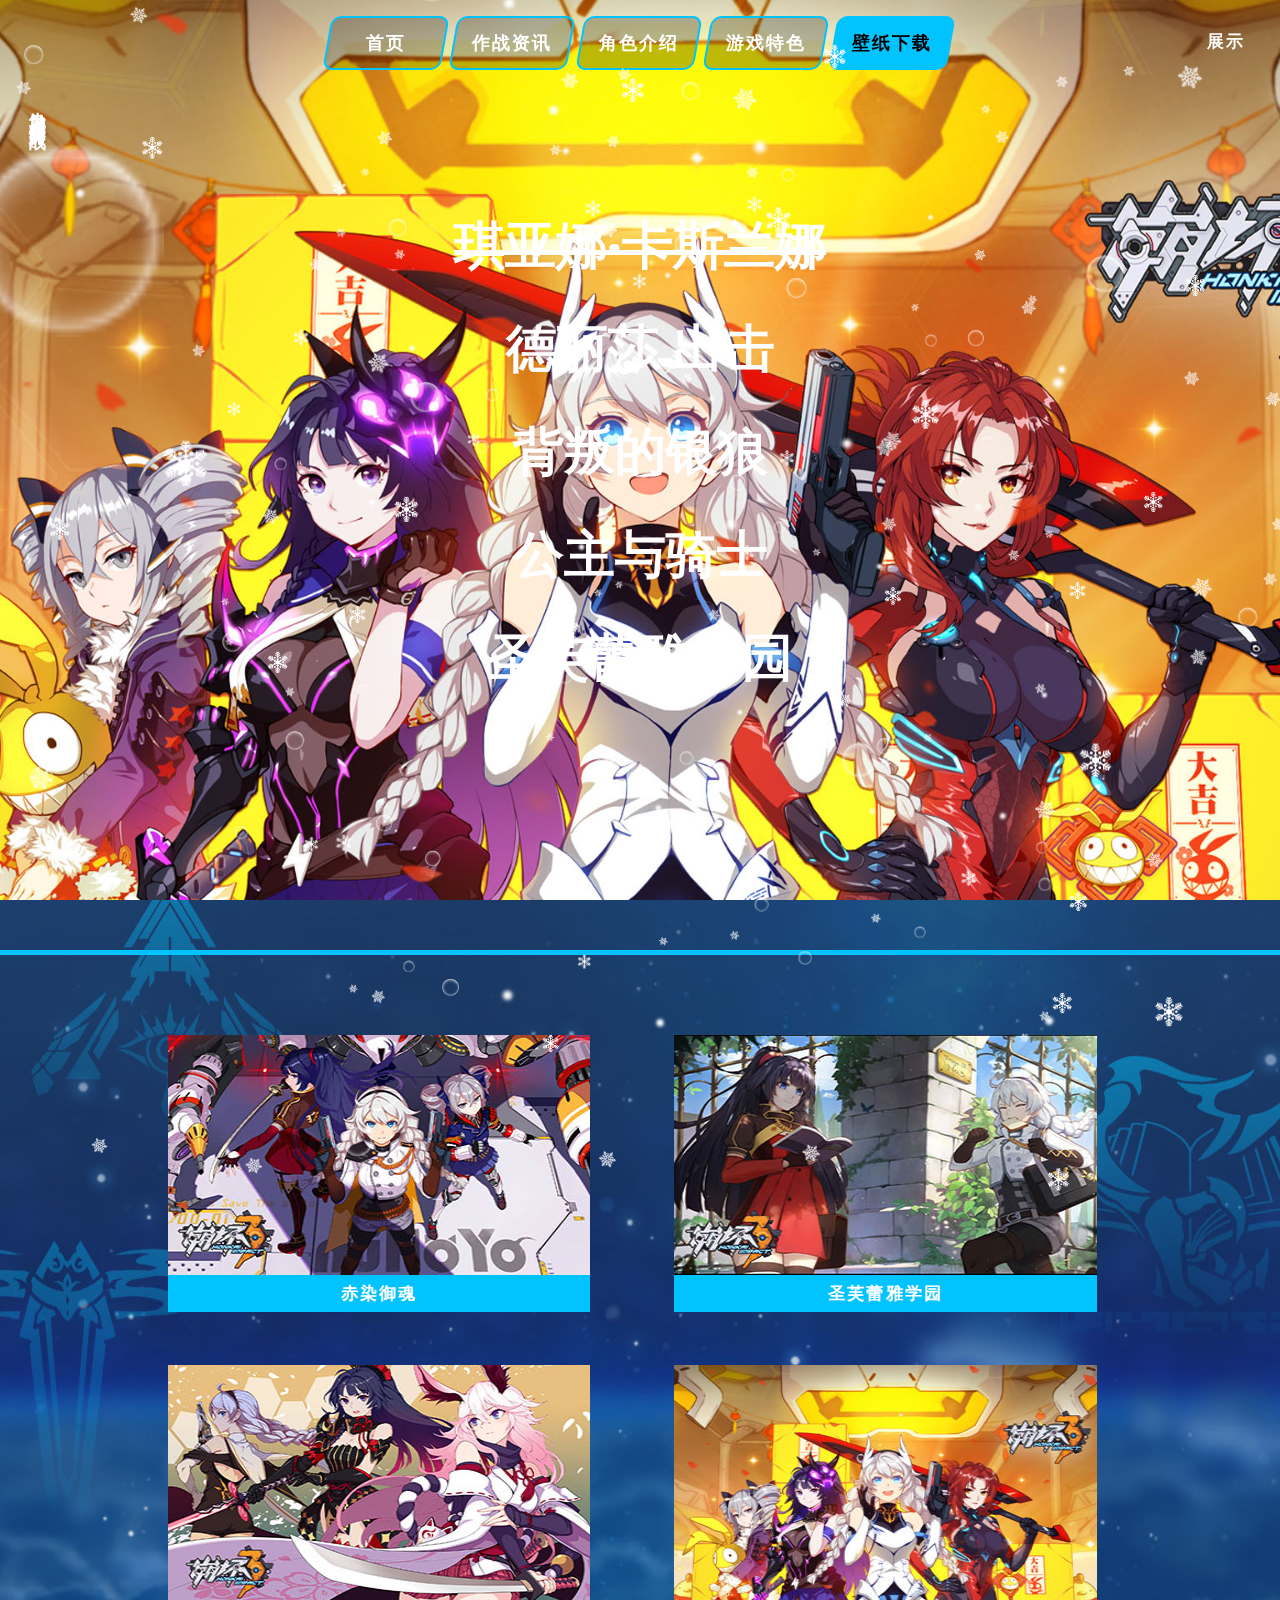
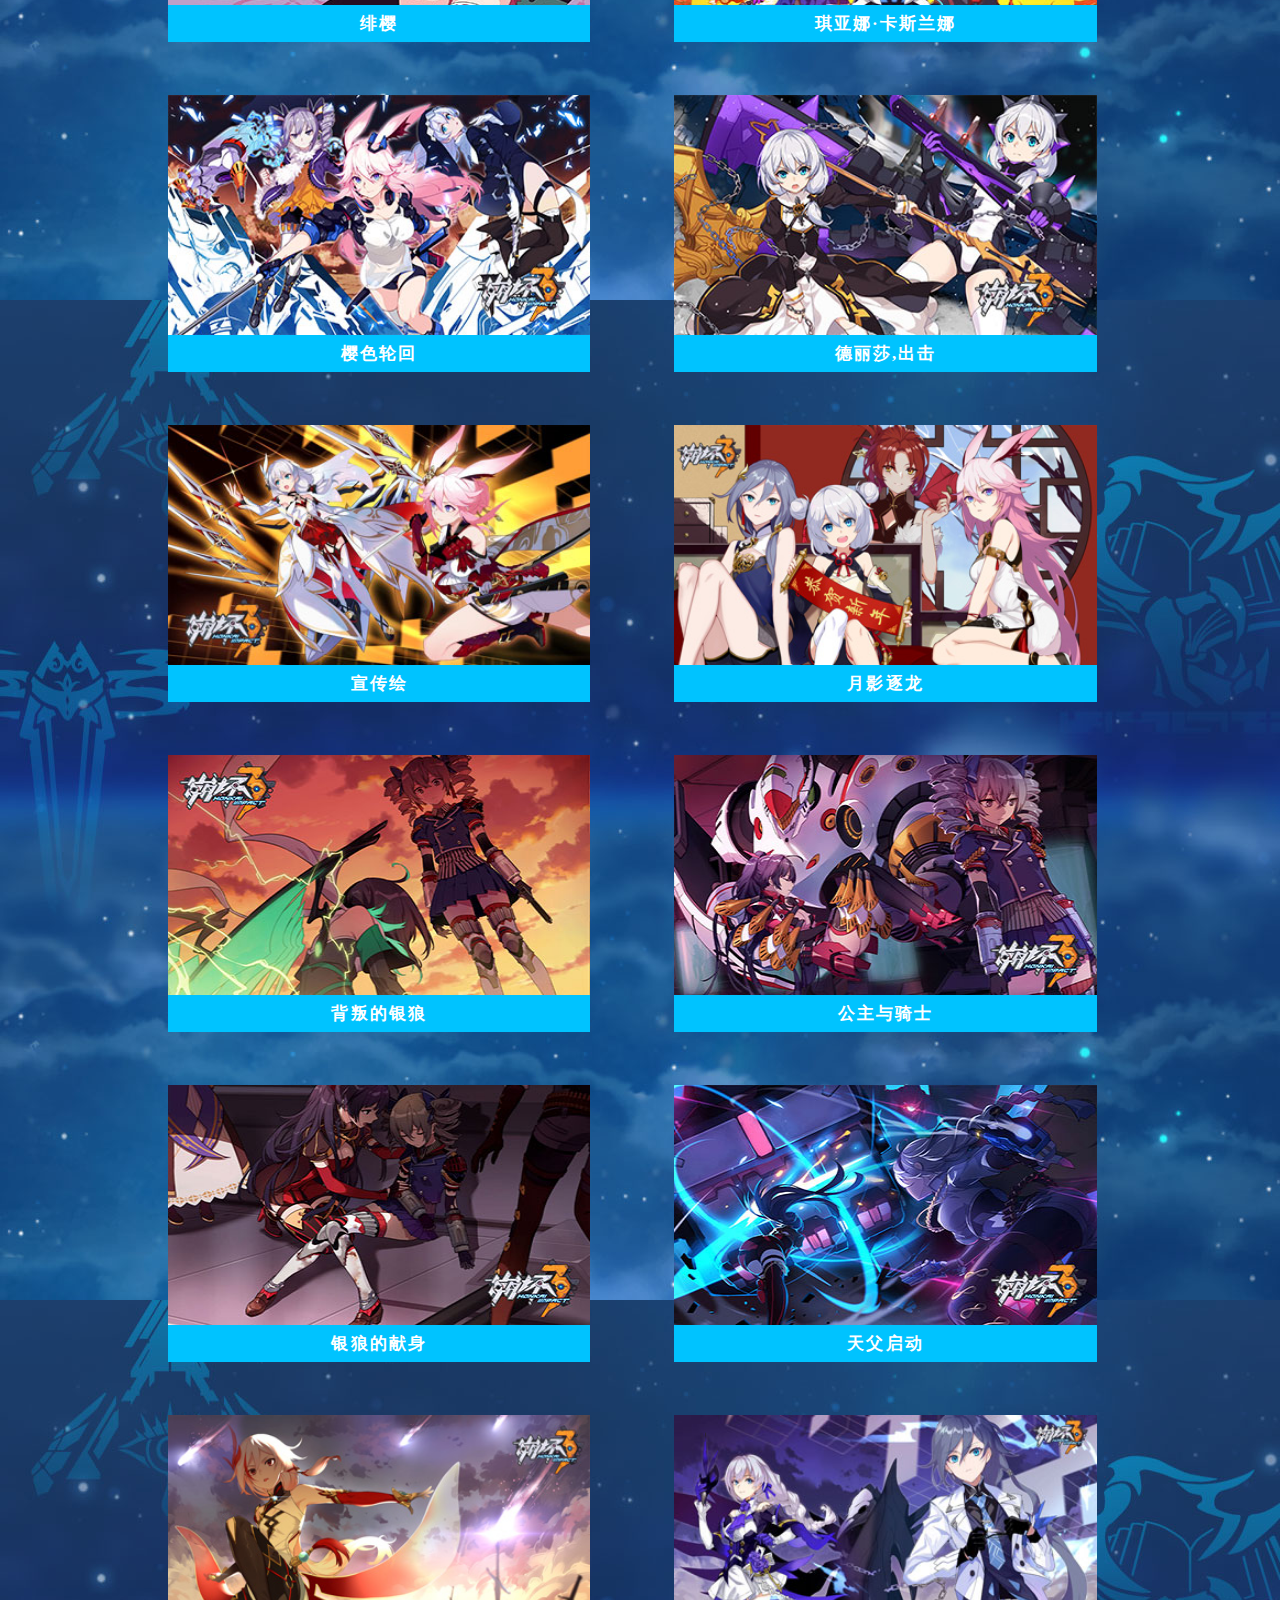
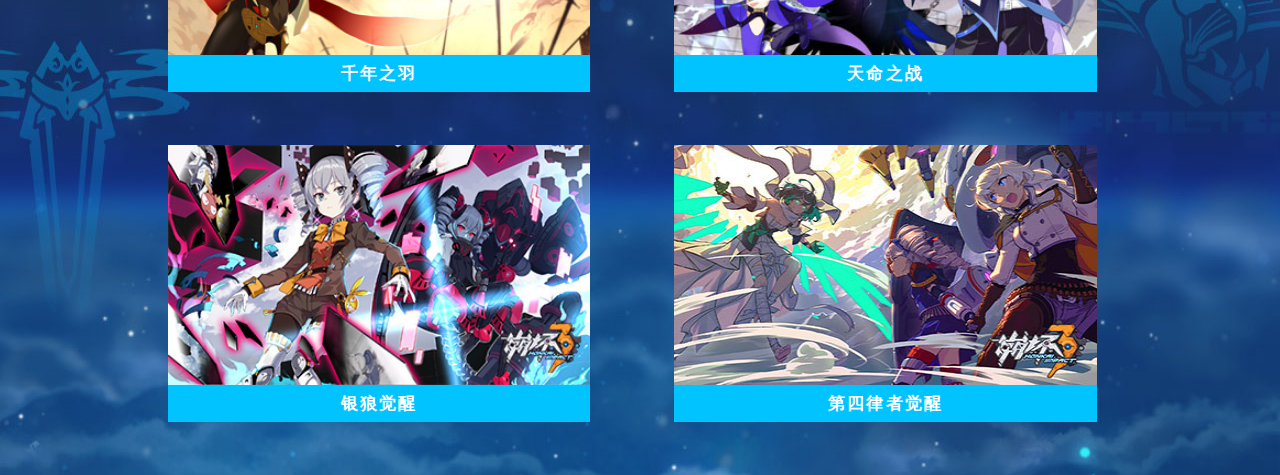
<file: 徐梓烜/崩坏3/崩坏3/www.bh3.com/index.html>
﻿<!DOCTYPE html>
<html lang="en">

<head>
    <meta charset="UTF-8">
    <meta name="viewport" content="width=device-width, initial-scale=1.0">
    <meta http-equiv="X-UA-Compatible" content="ie=edge">
    <title>壁纸下载</title>
    <link href="css/common.css" rel="stylesheet" type="text/css">
    <link href="css/pic1.css" rel="stylesheet" type="text/css">
	<link rel="stylesheet" type="text/css" href="css/base.css" />
	<link rel="stylesheet" type="text/css" href="css/glitch-slideshow.css" />
</head>


<body id='picture'>
    <!-- 导航页面开始 -->
    <div class="nav">
        <ul class="nav-wrap">
            <ul class="nav-wrap">
                <li>
                    <a href="../../../../黎晨杰+张玉成/index.html">
                        <span class="nav-btn ">
                            <text>首页</text>
                        </span>
                    </a>
                </li>
                <li>
                    <a href="../../../../李嘉欣＋孟火箭/ljx-news.html">
                        <span class="nav-btn ">
                            <text>作战资讯</text>
                        </span>
                    </a>
                </li>
                <li>
                    <a href="../../../../谢雪筹/rolePlayXue.1.html">
                        <span class="nav-btn ">
                            <text>角色介绍</text>
                        </span>
                    </a>
                </li>
                <li>
                    <a href="../../../../郭龙+伍俊/Features.html">
                        <span class="nav-btn ">
                            <text>游戏特色</text>
                        </span>
                    </a>
                </li>
                <li>
                    <a href="index.html">
                        <span class="nav-btn active">
                            <text>壁纸下载</text>
                        </span>
                    </a>
                </li>
            </ul>
        </ul>
    </div>
     <!-- 导航页面结束 -->
     <!-- 主页面开始 -->
    <div id="main">
        <!-- top图片部分 -->
        <body class="demo-1 loading">
            <!-- <svg class="hidden">
                <symbol id="icon-arrow" viewBox="0 0 24 24">
                    <title>arrow</title>
                    <polygon points="6.3,12.8 20.9,12.8 20.9,11.2 6.3,11.2 10.2,7.2 9,6 3.1,12 9,18 10.2,16.8 "/>
                </symbol>
                <symbol id="icon-drop" viewBox="0 0 24 24">
                    <title>drop</title>
                    <path d="M12,21c-3.6,0-6.6-3-6.6-6.6C5.4,11,10.8,4,11.4,3.2C11.6,3.1,11.8,3,12,3s0.4,0.1,0.6,0.3c0.6,0.8,6.1,7.8,6.1,11.2C18.6,18.1,15.6,21,12,21zM12,4.8c-1.8,2.4-5.2,7.4-5.2,9.6c0,2.9,2.3,5.2,5.2,5.2s5.2-2.3,5.2-5.2C17.2,12.2,13.8,7.3,12,4.8z"/><path d="M12,18.2c-0.4,0-0.7-0.3-0.7-0.7s0.3-0.7,0.7-0.7c1.3,0,2.4-1.1,2.4-2.4c0-0.4,0.3-0.7,0.7-0.7c0.4,0,0.7,0.3,0.7,0.7C15.8,16.5,14.1,18.2,12,18.2z"/>
                </symbol>
                <symbol id="icon-github" viewBox="0 0 33 33">
                    <title>github</title>
                    <path d="M16.608.455C7.614.455.32 7.748.32 16.745c0 7.197 4.667 13.302 11.14 15.456.815.15 1.112-.353 1.112-.785 0-.386-.014-1.411-.022-2.77-4.531.984-5.487-2.184-5.487-2.184-.741-1.882-1.809-2.383-1.809-2.383-1.479-1.01.112-.99.112-.99 1.635.115 2.495 1.679 2.495 1.679 1.453 2.489 3.813 1.77 4.741 1.353.148-1.052.569-1.77 1.034-2.177-3.617-.411-7.42-1.809-7.42-8.051 0-1.778.635-3.233 1.677-4.371-.168-.412-.727-2.069.16-4.311 0 0 1.367-.438 4.479 1.67a15.602 15.602 0 0 1 4.078-.549 15.62 15.62 0 0 1 4.078.549c3.11-2.108 4.475-1.67 4.475-1.67.889 2.242.33 3.899.163 4.311C26.37 12.66 27 14.115 27 15.893c0 6.258-3.809 7.635-7.437 8.038.584.503 1.105 1.497 1.105 3.017 0 2.177-.02 3.934-.02 4.468 0 .436.294.943 1.12.784 6.468-2.159 11.131-8.26 11.131-15.455 0-8.997-7.294-16.29-16.291-16.29"/>
                </symbol>
            </svg> -->
            <main>
                <div class="content content--fixed">
                    <header class="codrops-header">
                        <div class="codrops-links">
                            <a class="codrops-icon codrops-icon--prev" href="http://www.htmleaf.com/jQuery/Slideshow-Scroller/201803205030.html" title="返回下载页"><svg class="icon icon--arrow"><use xlink:href="#icon-arrow"></use></svg></a>
                            <a class="codrops-icon codrops-icon--drop" href="http://www.htmleaf.com/" title="jQuery之家"><svg class="icon icon--drop"><use xlink:href="#icon-drop"></use></svg></a>
                        </div>
                        <h1 class="codrops-header__title">为世界上所有的美好而战</h1>
                    </header>
                    <a class="github" href="https://github.com/codrops/GlitchSlideshow/" title="Find this project on GitHub" target="_blank"><svg class="icon icon--github"><use xlink:href="#icon-github"></use></svg></a>
                    <nav class="demos">
                        <!-- <a class="demo demo--current" href="index.html">Demo 1</a> -->
                        <a class="demo" href="index2.html">展示</a>
                    </nav>
                </div>
                <div class="content">
                    <div class="slides slides--fullscreen effect-1">
                        <div class="slide slide--current">
                            <div class="slide__img glitch" style="background-image: url(picture/14-1.jpg);"></div>
                        </div>
                        <div class="slide">
                            <div class="slide__img glitch" style="background-image: url(picture/16-1.jpg);"></div>
                        </div>
                        <div class="slide">
                            <div class="slide__img glitch" style="background-image: url(picture/03-1.jpg);"></div>
                        </div>
                        <div class="slide">
                            <div class="slide__img glitch" style="background-image: url(picture/04-1.jpg);"></div>
                        </div>
                        <div class="slide">
                            <div class="slide__img glitch" style="background-image: url(picture/09-1.jpg);"></div>
                        </div>
                    </div>
                    <nav class="slide-nav">
                        <a href="#" class="slide-nav__text slide-nav__text--current">琪亚娜·卡斯兰娜</a>
                        <a href="#" class="slide-nav__text">德丽莎,出击</a>
                        <a href="#" class="slide-nav__text">背叛的银狼</a>
                        <a href="#" class="slide-nav__text">公主与骑士</a>
                        <a href="#" class="slide-nav__text">圣芙蕾雅学园</a>
                    </nav>
                </div>
    
        <!-- 壁纸下载部分 -->
        <section id="section-2">
            <div style="height:50px;"></div>
            <div style="height: 5px;background-color:#00c3ff"></div>
            <div class="picture-list-wrapper">
                <ul class="card-list">
                    <li class="card-list-li">
                        <div class="card">
                            <div class="pic-wrapper">
                                <a href="picture/01-1.jpg" target="_blank">
                                    <img class="card-list-image pic2" src="picture/01.jpg">
                                </a>
                            </div>
                            <div class="pic-name">赤染御魂</div>
                        </div>
                    </li>
                    <li class="card-list-li">
                        <div class="card">
                            <div class="pic-wrapper">
                                <a href="picture/09-1.jpg" target="_blank">
                                    <img class="card-list-image pic2" src="picture/09.jpg">
                                </a>
                            </div>
                            <div class="pic-name">圣芙蕾雅学园</div>
                        </div>
                    </li>
                    <li class="card-list-li">
                        <div class="card">
                            <div class="pic-wrapper">
                                <a href="picture/13-1.jpg" target="_blank">
                                    <img class="card-list-image pic2" src="picture/13.jpg">
                                </a>
                            </div>
                            <div class="pic-name">绯樱</div>
                        </div>
                    </li>
                    <li class="card-list-li">
                        <div class="card">
                            <div class="pic-wrapper">
                                <a href="picture/14-1.jpg" target="_blank">
                                    <img class="card-list-image pic2" src="picture/14.jpg">
                                </a>
                            </div>
                            <div class="pic-name">琪亚娜·卡斯兰娜</div>
                        </div>
                    </li>
                    <li class="card-list-li">
                        <div class="card">
                            <div class="pic-wrapper">
                                <a href="picture/15-1.jpg" target="_blank">
                                    <img class="card-list-image pic2" src="picture/15.jpg">
                                </a>
                            </div>
                            <div class="pic-name">樱色轮回</div>
                        </div>
                    </li>
                    <li class="card-list-li">
                        <div class="card">
                            <div class="pic-wrapper">
                                <a href="picture/16-1.jpg" target="_blank">
                                    <img class="card-list-image pic2" src="picture/16.jpg">
                                </a>
                            </div>
                            <div class="pic-name">德丽莎,出击</div>
                        </div>
                    </li>
                    <li class="card-list-li">
                        <div class="card">
                            <div class="pic-wrapper">
                                <a href="picture/11-1.jpg" target="_blank">
                                    <img class="card-list-image pic2" src="picture/11.jpg">
                                </a>
                            </div>
                            <div class="pic-name">宣传绘</div>
                        </div>
                    </li>
                    <li class="card-list-li">
                        <div class="card">
                            <div class="pic-wrapper">
                                <a href="picture/02-1.jpg" target="_blank">
                                    <img class="card-list-image pic2" src="picture/02.jpg">
                                </a>
                            </div>
                            <div class="pic-name">月影逐龙</div>
                        </div>
                    </li>
                    <li class="card-list-li">
                        <div class="card">
                            <div class="pic-wrapper">
                                <a href="picture/03-1.jpg" target="_blank">
                                    <img class="card-list-image pic2" src="picture/03.jpg">
                                </a>
                            </div>
                            <div class="pic-name">背叛的银狼</div>
                        </div>
                    </li>
                    <li class="card-list-li">
                        <div class="card">
                            <div class="pic-wrapper">
                                <a href="picture/04-1.jpg" target="_blank">
                                    <img class="card-list-image pic2" src="picture/04.jpg">
                                </a>
                            </div>
                            <div class="pic-name">公主与骑士</div>
                        </div>
                    </li>
                    <li class="card-list-li">
                        <div class="card">
                            <div class="pic-wrapper">
                                <a href="picture/05-1.jpg" target="_blank">
                                    <img class="card-list-image pic2" src="picture/05.jpg">
                                </a>
                            </div>
                            <div class="pic-name">银狼的献身</div>
                        </div>
                    </li>
                    <li class="card-list-li">
                        <div class="card">
                            <div class="pic-wrapper">
                                <a href="picture/06-1.jpg" target="_blank">
                                    <img class="card-list-image pic2" src="picture/06.jpg">
                                </a>
                            </div>
                            <div class="pic-name">天父启动</div>
                        </div>
                    </li>
                    <li class="card-list-li">
                        <div class="card">
                            <div class="pic-wrapper">
                                <a href="picture/07-1.jpg" target="_blank">
                                    <img class="card-list-image pic2" src="picture/07.jpg">
                                </a>
                            </div>
                            <div class="pic-name">千年之羽</div>
                        </div>
                    </li>
                    <li class="card-list-li">
                        <div class="card">
                            <div class="pic-wrapper">
                                <a href="picture/08-1.jpg" target="_blank">
                                    <img class="card-list-image pic2" src="picture/08.jpg">
                                </a>
                            </div>
                            <div class="pic-name">天命之战</div>
                        </div>
                    </li>
                    <li class="card-list-li">
                        <div class="card">
                            <div class="pic-wrapper">
                                <a href="picture/12-1.jpg" target="_blank">
                                    <img class="card-list-image pic2" src="picture/12.jpg">
                                </a>
                            </div>
                            <div class="pic-name">银狼觉醒</div>
                        </div>
                    </li>
                    <li class="card-list-li">
                        <div class="card">
                            <div class="pic-wrapper">
                                <a href="picture/10 -1.jpg" target="_blank">
                                    <img class="card-list-image pic2" src="picture/10.jpg">
                                </a>
                            </div>
                            <div class="pic-name">第四律者觉醒</div>
                        </div>
                    </li>

                </ul>
            </div>

        </section>
    </div>
    <!-- 主页面开始 -->

</body>

</html>
<script src="js/jquery.min.js"></script>
<script src="js/jquery.js"></script>
<script src="js/three.js"></script>
<script src="js/imagesloaded.pkgd.min.js"></script>
<script src="js/demo.js"></script>
<script src="js/demo1.js"></script>
<script>
    document.writeln("<div class=\"snow\" style=\"height:1200px;   position:fixed; left:0px; top:0px; right:0px; bottom:0px; pointer-events: none;z-index: 9999;\"><canvas width=\"1904\" height=\"913\" style=\"position: absolute;left: 0;top: 0;\"></canvas></div>");
    
    $(function() {
    
    if (/MSIE 6|MSIE 7|MSIE 8/.test(navigator.userAgent)) {
    return
    }
    var container = document.querySelector(".snow");
    // IE9-10 pointer-events兼容
    if (/MSIE 9|MSIE 10/.test(navigator.userAgent)) {
    $(container).bind('click mousemove', function(evt) {
    this.style.display = 'none';
    var x = evt.pageX, y = evt.pageY
    if ($(document).scrollTop() > 0 || $(document).scrollTop() > 0) {
    x = x - $(document).scrollLeft() + 1
    y = y - $(document).scrollTop() + 1
    }
    evt.preventDefault();
    evt.stopPropagation();
    var under = document.elementFromPoint(x, y);
    var evtType = evt.type === 'click' ? 'click' : 'mouseenter'
    if (evt.type === 'click') {
    $(under)[0].click();
    } else {
    $(under).trigger('mouseenter');
    }
    $('body').css('cursor', 'default')
    this.style.display = '';
    return false;
    });
    }
    var containerWidth = $(container).width();
    var containerHeight = $(container).height();
    var particle;
    var camera;
    var scene;
    var renderer;
    var mouseX = 0;
    var mouseY = 0;
    var windowHalfX = window.innerWidth / 2;
    var windowHalfY = window.innerHeight / 2;
    var particles = [];
    var particleImages = [new Image(),new Image(),new Image(),new Image(),new Image()];
    // particleImages[0].src = "./images/snow1.png";
    // particleImages[1].src = "./images/snow2.png";
    // particleImages[2].src = "./images/snow3.png";
    // particleImages[3].src = "./images/snow4.png";
    // particleImages[4].src = "./images/snow5.png";
    particleImages[0].src = "images/151375665240370100.png";
    particleImages[1].src = "images/151375668550091372.png";
    particleImages[2].src = "images/151375669416355455.png";
    particleImages[3].src = "images/151375670204115466.png";
    particleImages[4].src = "images/151375671039447316.png";
    var snowNum = 300;
    function init() {
    camera = new THREE.PerspectiveCamera(75, containerWidth / containerHeight, 1, 10000);
    camera.position.z = 1000;
    scene = new THREE.Scene();
    scene.add(camera);
    renderer = new THREE.CanvasRenderer();
    renderer.setSize(containerWidth, containerHeight);
    for (var i = 0; i < snowNum; i++) {
    var material = new THREE.ParticleBasicMaterial({ map: new THREE.Texture(particleImages[i % 5]) });
    particle = new Particle3D(material);
    particle.position.x = Math.random() * 2000 - 1000;
    particle.position.y = Math.random() * 2000 - 1000;
    particle.position.z = Math.random() * 2000 - 1000;
    particle.scale.x = particle.scale.y = 1;
    scene.add(particle);
    particles.push(particle)
    }
    container.appendChild(renderer.domElement);
    document.addEventListener("mousemove", onDocumentMouseMove, false);
    document.addEventListener("touchstart", onDocumentTouchStart, false);
    document.addEventListener("touchmove", onDocumentTouchMove, false);
    setInterval(loop, 1000 / 50)
    }
    function onDocumentMouseMove(event) {
    mouseX = event.clientX - windowHalfX;
    mouseY = event.clientY - windowHalfY
    }
    function onDocumentTouchStart(event) {
    if (event.touches.length === 1) {
    event.preventDefault();
    mouseX = event.touches[0].pageX - windowHalfX;
    mouseY = event.touches[0].pageY - windowHalfY
    }
    }
    function onDocumentTouchMove(event) {
    if (event.touches.length === 1) {
    event.preventDefault();
    mouseX = event.touches[0].pageX - windowHalfX;
    mouseY = event.touches[0].pageY - windowHalfY
    }
    }
    function loop() {
    for (var i = 0; i < particles.length; i++) {
    var particle = particles[i];
    // 滚动到楼层模块，减少雪花 （自定义）
    if ($(window).scrollTop() < 1000) {
    particle.scale.x = particle.scale.y = 1;
    } else {
    if (i > particles.length / 5 * 3) {
    particle.scale.x = particle.scale.y = 0;
    } else {
    particle.scale.x = particle.scale.y = 0.8;
    }
    }
    particle.updatePhysics();
    with(particle.position) {
    if (y < -1000) {
    y += 2000
    }
    if (x > 1000) {
    x -= 2000
    } else {
    if (x < -1000) {
    x += 2000
    }
    }
    if (z > 1000) {
    z -= 2000
    } else {
    if (z < -1000) {
    z += 2000
    }
    }
    }
    }
    camera.position.x += (mouseX - camera.position.x) * 0.005;
    camera.position.y += (-mouseY - camera.position.y) * 0.005;
    camera.lookAt(scene.position);
    renderer.render(scene, camera)
    }
    init()
    });
    //背景图片轮播图
    document.documentElement.className = "js";
    var supportsCssVars = function () { 
        var e, t = document.createElement("style"); 
        return t.innerHTML = "root: { --tmp-var: bold; }", 
        document.head.appendChild(t), 
        e = !!(window.CSS && window.CSS.supports && window.CSS.supports("font-weight", "var(--tmp-var)")), 
        t.parentNode.removeChild(t), e };
        supportsCssVars() || alert("Please view this demo in a modern browser that supports CSS Variables.");
    </script>
</file>
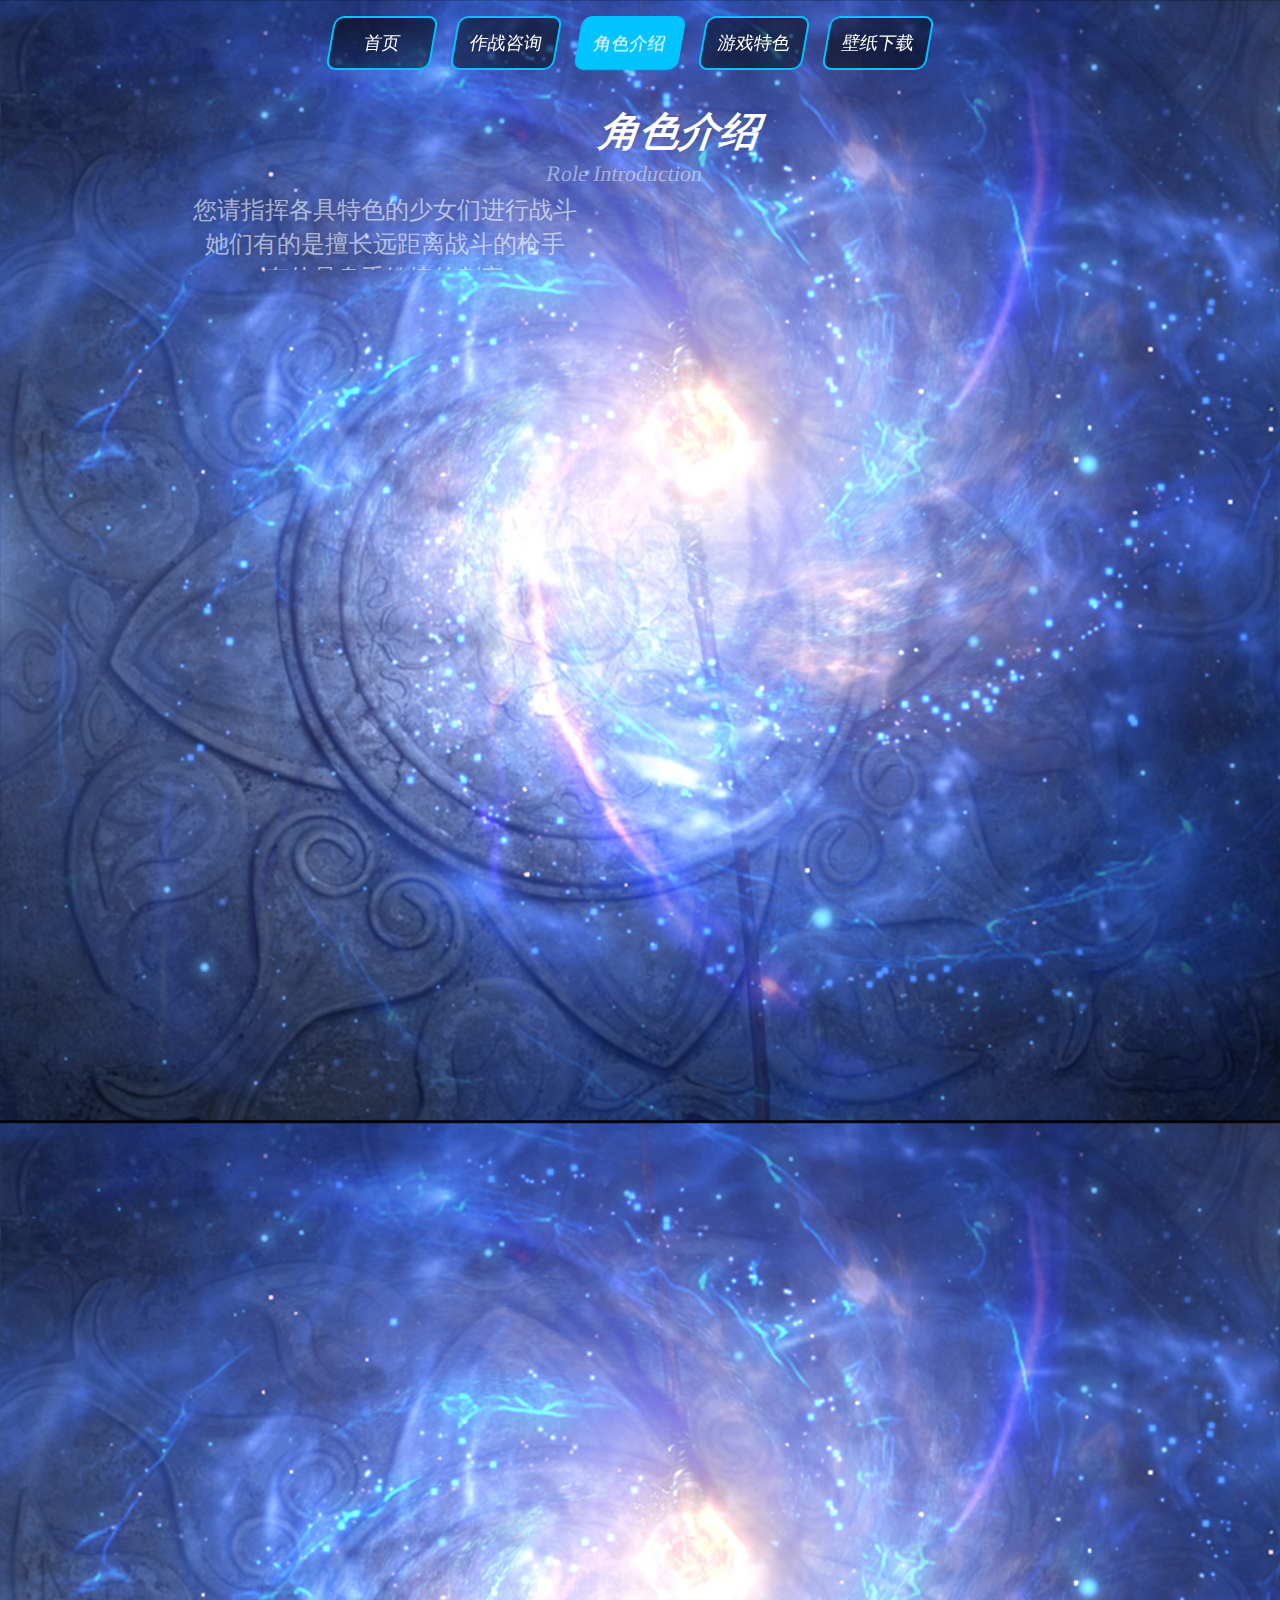
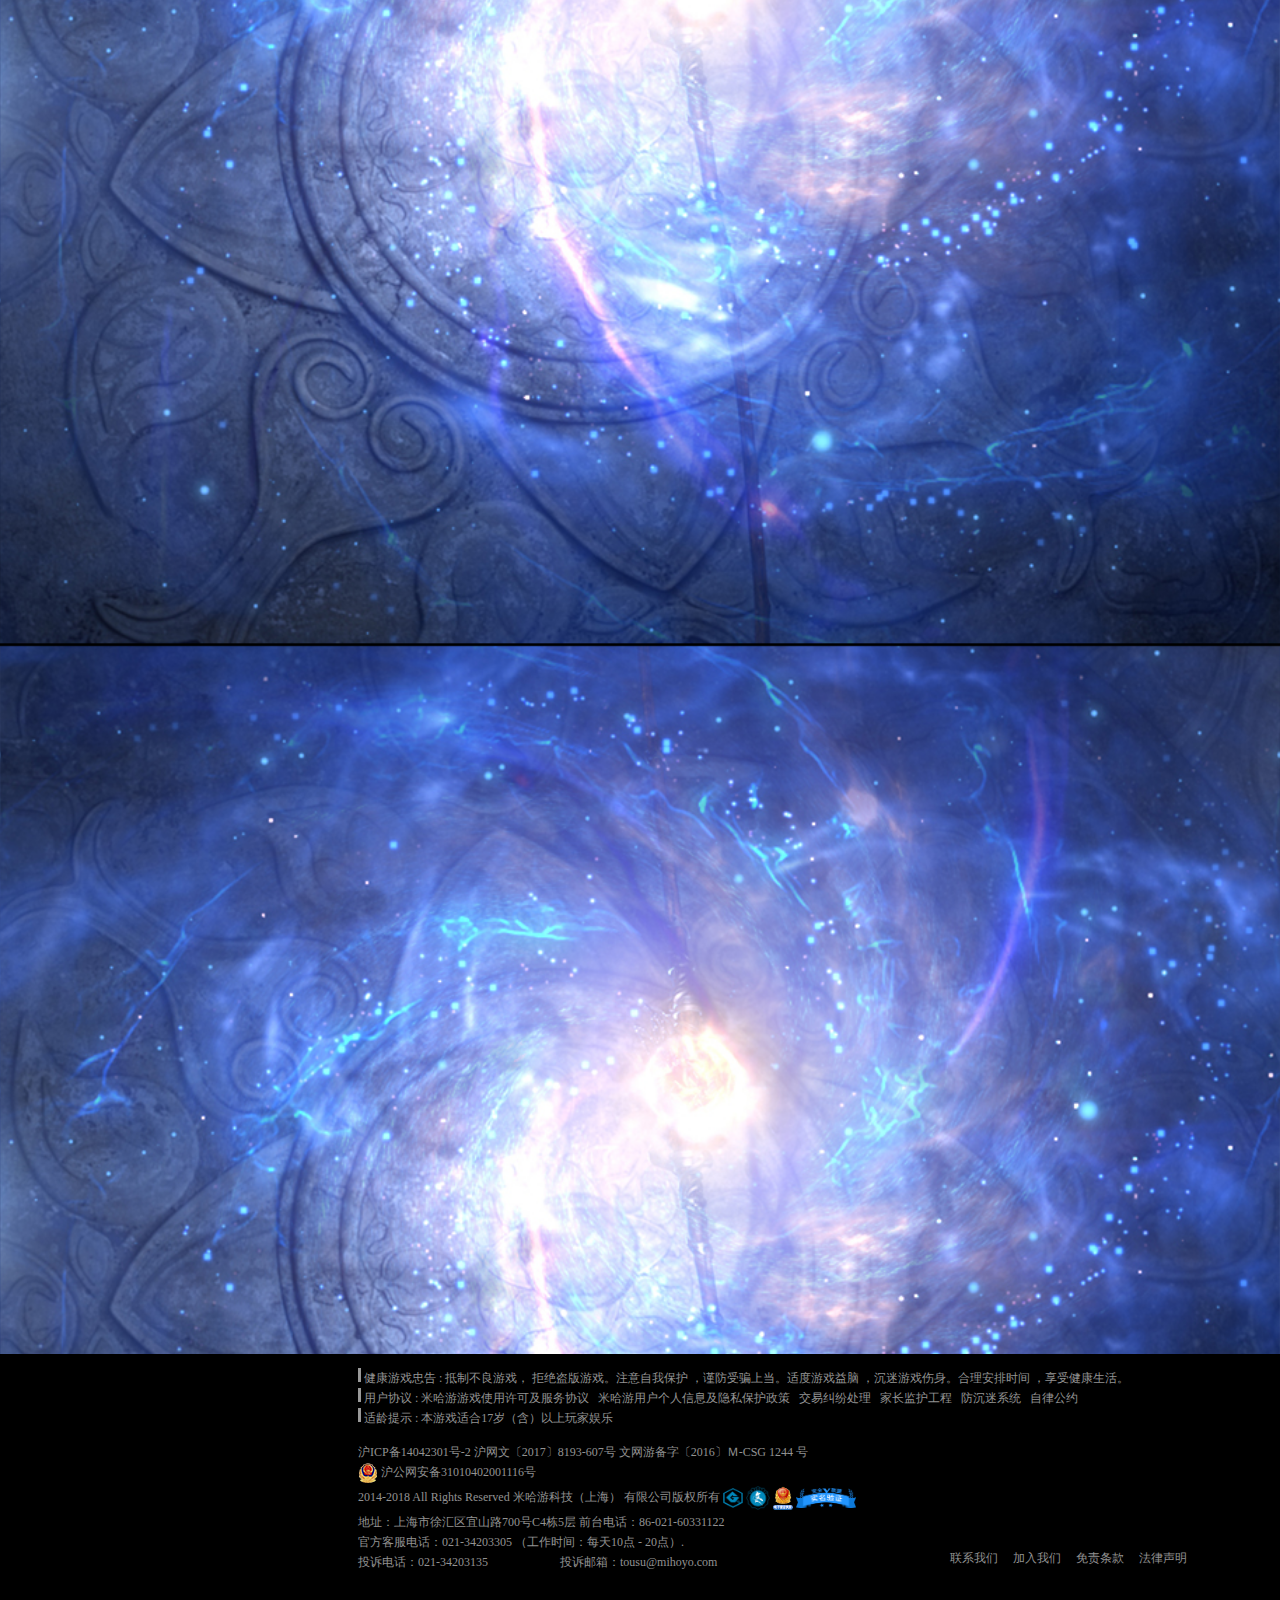
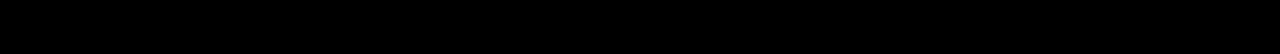
<file: 谢雪筹/rolePlayXue.1.html>
<!DOCTYPE html>
<html lang="en">

<head>
    <meta charset="UTF-8">
    <meta name="viewport" content="width=device-width, initial-scale=1.0">
    <meta http-equiv="X-UA-Compatible" content="ie=edge">
    <title>Document</title>
    <link rel="stylesheet" href="rolePlayXue.css">
    <link rel="stylesheet" href="animation.css">
    <script src='jquery-1.12.4.js'></script>
    <script src='rolePlayXue.js'></script>
</head>

<body id='rolePlayxuebg'>
    <!-- 导航栏的开始 -->
    <div class="nav">
        <div class="nav-list w">
            <ul>
                <li class="button"><a href="../黎晨杰+张玉成/index.html">首页</a></li>
                <li class="button"><a href="../李嘉欣＋孟火箭/ljx-news.html">作战咨询</a></li>
                <li class="button"><a href="rolePlayXue.1.html">角色介绍</a></li>
                <li class="button"><a href="../郭龙+伍俊/Features.html">游戏特色</a></li>
                <li class="button"><a href="../徐梓烜/崩坏3/崩坏3/www.bh3.com/index.html">壁纸下载</a></li>


            </ul>
        </div>
    </div>


    <!-- 导航栏结束 -->
    <!-- 中间内容的设置 -->
    <div class='Xmain'>
        <div class="Xcontent">
            <!-- 角色介绍文字声明 -->
            <div class="Xmsg">
                <div class="Xword">
                    <h1 class='iflyfromleft'>角色介绍</h1>
                    <h2 class='iflyfromleft'>Role Introduction</h2>
                    <p class='fontMsg iflyfromleft'>
                        您请指挥各具特色的少女们进行战斗<br> 她们有的是擅长远距离战斗的枪手
                        <br> 有的是身手敏捷的刺客
                        <br> 也有操纵重型机甲的少女
                    </p>
                </div>
                <!-- 角色介绍文字声明结束 -->
                <!-- 角色列表开始 -->
                <div class='Xrole-list'>
                    <!-- 链接暂时不设置,等团队的跳转页面链接 -->
                    <ul class="Xul">
                        <!-- <li class='animated fadeInDown'> -->
                        <li class='softblink'>
                            <a href="../贾璐琪/kiana_01.html">
                                <div class="card" id="card-kiana-c1"></div>
                                <div class="card-name">女武神·游侠</div>
                            </a>
                        </li>
                        <li class='softblink'>
                            <a href="../贾璐琪/kiana_01.html">
                                <div class="card" id="card-kiana-pt"></div>
                                <div class="card-name">领域装·白练</div>

                            </a>
                        </li>
                        <li class='softblink'>
                            <a href="../贾璐琪/kiana_01.html">
                                <div class="card" id="card-kiana-c3"></div>
                                <div class="card-name">圣女祈祷</div>

                            </a>
                        </li>
                        <li class='softblink'>
                            <a href="../贾璐琪/kiana_01.html">
                                <div class="card" id="card-kiana-c4"></div>
                                <div class="card-name">白骑士·月光</div>

                            </a>
                        </li>
                        <li class='softblink'>
                            <a href="../贾璐琪/kiana_01.html">
                                <div class="card" id="card-mei-c1"></div>
                                <div class="card-name">女武神·强袭</div>

                            </a>
                        </li>

                        <li class='softblink'>
                            <a href="../贾璐琪/kiana_01.html">
                                <div class="card" id="card-mei-c2"></div>
                                <div class="card-name">脉冲装·绯红</div>
                            </a>
                        </li>


                        <li class='softblink'>
                            <a href="../贾璐琪/kiana_01.html">
                                <div class="card" id="card-mei-c3"></div>
                                <div class="card-name">影舞冲击</div>
                            </a>
                        </li>


                        <li class='softblink'>
                            <a href="../贾璐琪/kiana_01.html">
                                <div class="card" id="card-mei-c4"></div>
                                <div class="card-name">雷电女王的鬼铠</div>
                            </a>
                        </li>

                        <li class='softblink'>
                            <a href="../贾璐琪/kiana_01.html">
                                <div class="card" id="card-bronya-c1"></div>
                                <div class="card-name">女武神·战车</div>
                            </a>
                        </li>

                        <li class='softblink'>
                            <a href="../贾璐琪/kiana_01.html">
                                <div class="card" id="card-bronya-c2"></div>
                                <div class="card-name">驱动装·山吹</div>
                            </a>
                        </li>

                        <li class='softblink'>
                            <a href="../贾璐琪/kiana_01.html">
                                <div class="card" id="card-bronya-c3"></div>
                                <div class="card-name">雪地狙击</div>
                            </a>
                        </li>

                        <li class='softblink'>
                            <a href="../贾璐琪/kiana_01.html">
                                <div class="card" id="card-bronya-c4"></div>
                                <div class="card-name">次元边界突破</div>
                            </a>
                        </li>

                        <li class='softblink'>
                            <a href="../贾璐琪/kiana_01.html">
                                <div class="card" id="card-himeko-c3"></div>
                                <div class="card-name">战场疾风</div>
                            </a>
                        </li>

                        <li class='softblink'>
                            <a href="../贾璐琪/kiana_01.html">
                                <div class="card" id="card-himeko-c2"></div>
                                <div class="card-name">融核装·深红</div>
                            </a>
                        </li>

                        <li class='softblink'>
                            <a href="../贾璐琪/kiana_01.html">
                                <div class="card" id="card-himeko-c1"></div>
                                <div class="card-name">女武神·凯旋</div>
                            </a>
                        </li>

                        <li class='softblink'>
                            <a href="../贾璐琪/kiana_01.html">
                                <div class="card" id="card-himeko-c4"></div>
                                <div class="card-name">血色玫瑰</div>
                            </a>
                        </li>

                        <li class='softblink'>
                            <a href="../贾璐琪/kiana_01.html">
                                <div class="card" id="card-sakura-c1"></div>
                                <div class="card-name">逆神巫女</div>
                            </a>
                        </li>

                        <li class='softblink'>
                            <a href="../贾璐琪/kiana_01.html">
                                <div class="card" id="card-sakura-c2"></div>
                                <div class="card-name">御神装·勿忘</div>
                            </a>
                        </li>

                        <li class='softblink'>
                            <a href="../贾璐琪/kiana_01.html">
                                <div class="card" id="card-sakura-c3"></div>
                                <div class="card-name">真炎幸魂</div>
                            </a>
                        </li>

                        <li class='softblink'>
                            <a href="../贾璐琪/kiana_01.html">
                                <div class="card" id="card-theresa-c1"></div>
                                <div class="card-name">女武神·誓约</div>
                            </a>
                        </li>

                        <li class='softblink'>
                            <a href="../贾璐琪/kiana_01.html">
                                <div class="card" id="card-theresa-c2"></div>
                                <div class="card-name">处刑装·紫苑</div>
                            </a>
                        </li>

                        <li class='softblink'>
                            <a href="../贾璐琪/kiana_01.html">
                                <div class="card" id="card-theresa-c3"></div>
                                <div class="card-name">樱火轮舞</div>
                            </a>
                        </li>

                        <li class='softblink'>
                            <a href="../贾璐琪/kiana_01.html">
                                <div class="card" id="card-theresa-c4"></div>
                                <div class="card-name">神恩颂歌</div>
                            </a>
                        </li>

                        <li class='softblink'>
                            <a href="../贾璐琪/kiana_01.html">
                                <div class="card" id="card-bronya-c5"></div>
                                <div class="card-name">银狼的黎明</div>
                            </a>
                        </li>

                        <li class='softblink'>
                            <a href="../贾璐琪/kiana_01.html">
                                <div class="card" id="card-bronya-c6"></div>
                                <div class="card-name">异度黑核侵蚀</div>
                            </a>
                        </li>

                        <li class='softblink'>
                            <a href="../贾璐琪/kiana_01.html">
                                <div class="card" id="card-kallen-c2"></div>
                                <div class="card-name">圣仪装·今样</div>
                            </a>
                        </li>

                        <li class='softblink'>
                            <a href="../贾璐琪/kiana_01.html">
                                <div class="card" id="card-fuka-c1"></div>
                                <div class="card-name">女武神·迅羽</div>
                            </a>
                        </li>

                        <li class='softblink'>
                            <a href="../贾璐琪/kiana_01.html">
                                <div class="card" id="card-fuka-c2"></div>
                                <div class="card-name">影骑士·月轮</div>
                            </a>
                        </li>

                        <li class='softblink'>
                            <a href="../贾璐琪/kiana_01.html">
                                <div class="card" id="card-fuka-c4"></div>
                                <div class="card-name">炽翎</div>
                            </a>
                        </li>

                        <li class='softblink'>
                            <a href="../贾璐琪/kiana_01.html">
                                <div class="card" id="card-fuka-c3"></div>
                                <div class="card-name">白夜执事</div>
                            </a>
                        </li>



                    </ul>
                    <ul class='Xul' id='Xul'>
                        <li class='softblink' id='last'>
                            <a href="../贾璐琪/kiana_01.html">
                                <div class="card" id="card-kallen-c3"></div>
                                <div class="card-name">第六夜想曲</div>
                            </a>
                        </li>
                    </ul>
                </div>

                <!-- 页面列表结束 -->

            </div>
        </div>
    </div>
    <!-- 尾部的开始 -->
    <div class='footer'>
        <div class="bottom">
            <p class="pop">
                <i class="line"></i> 健康游戏忠告 : 抵制不良游戏， 拒绝盗版游戏。注意自我保护 ，谨防受骗上当。适度游戏益脑 ，沉迷游戏伤身。合理安排时间 ，享受健康生活。
            </p>
            <p class="webInfo-pre">
                <i class="line"></i>
                <i>用户协议 : </i>
                <span>
<a href="https://www.bh3.com/help/privacy/index.html" target="_blank" class="zhangyc">米哈游游戏使用许可及服务协议</a>
<a href="https://www.bh3.com/help/rule/index.html" target="_blank" class="zhangyc">米哈游用户个人信息及隐私保护政策</a>
<a href="https://www.bh3.com/help/jiaoyijiufenchuli/index.html" target="_blank" class="zhangyc">交易纠纷处理</a>
<a href="https://www.bh3.com/help/jiachangjianhugongcheng/index.html" target="_blank" class="zhangyc" >家长监护工程</a>
<a href="https://www.bh3.com/help/fangchenmixitongshiyongzhinan/index.html" target="_blank" class="zhangyc">防沉迷系统</a>
<a href="https://webstatic.bh3.com/common/self-discipline-bh3.pdf" target="_blank" class="zhangyc">自律公约</a>
</span>

            </p>
            <p class="pop1"><i class="line"></i> 适龄提示 : 本游戏适合17岁（含）以上玩家娱乐</p>
            <p class="pop2">沪ICP备14042301号-2 沪网文〔2017〕8193-607号 文网游备字〔2016〕Ｍ-CSG 1244 号</p>
            <p class="pop3">
                <a href="#"><img src="picture/gongan.png"></a>
                沪公网安备31010402001116号</p>
            <p class="pop4">
                2014-2018 All Rights Reserved 米哈游科技（上海） 有限公司版权所有
                <i><a href="#"><img src="picture/youxidzbq.png"></a></i>
                <i><a href="#"><img src="picture/wenhuajingying.png"></a></i>
                <i><a href="#"><img src="picture/lz2.png"></a></i>
                <i><a href="#"><img src="picture/sm_124x47.png"></a></i>
            </p>
            <p class="pop5">地址：上海市徐汇区宜山路700号C4栋5层 前台电话：86-021-60331122</p>
            <p>官方客服电话：021-34203305 （工作时间：每天10点 - 20点）.</p>
            <p>
                投诉电话：021-34203135&nbsp;&nbsp;&nbsp;&nbsp;&nbsp;&nbsp;&nbsp;&nbsp;&nbsp;&nbsp;&nbsp;&nbsp;&nbsp;&nbsp;&nbsp;&nbsp;&nbsp;&nbsp;&nbsp;&nbsp;&nbsp;&nbsp;&nbsp;&nbsp;投诉邮箱：tousu@mihoyo.com</p>
            <ul class="callone">
                <li><a href="https://www.bh3.com/contactUs/index.html" target="_blank">联系我们</a></li>
                <li><a href="https://www.bh3.com/joinUs/index.html" target="_blank">加入我们</a></li>
                <li><a href="https://www.bh3.com/help/lawStatement_exceptionClause/index.html" target="_blank">免责条款</a></li>
                <li><a href="https://www.bh3.com/help/lawStatement_exceptionClause/index.html" target="_blank">法律声明</a></li>
            </ul>
        </div>
    </div>
    <!-- 尾部结束 -->
</body>

</html>
</file>
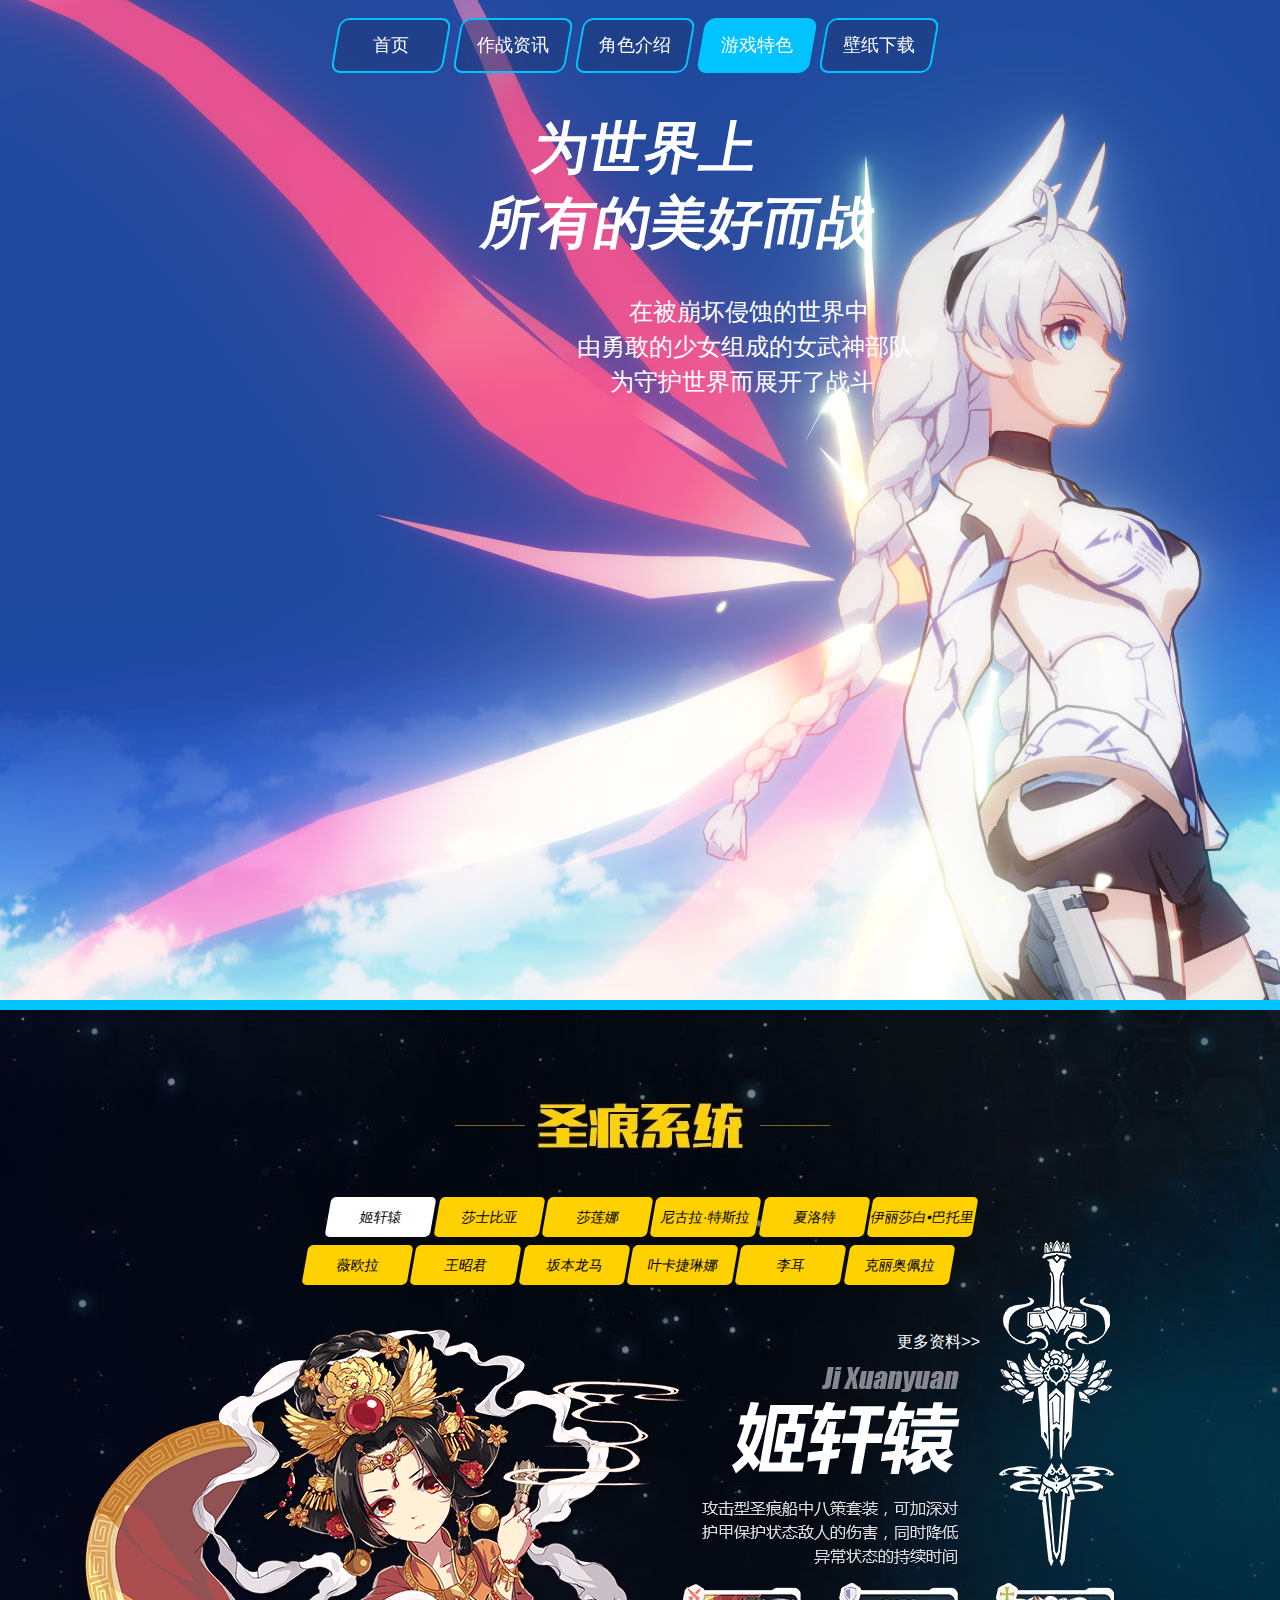
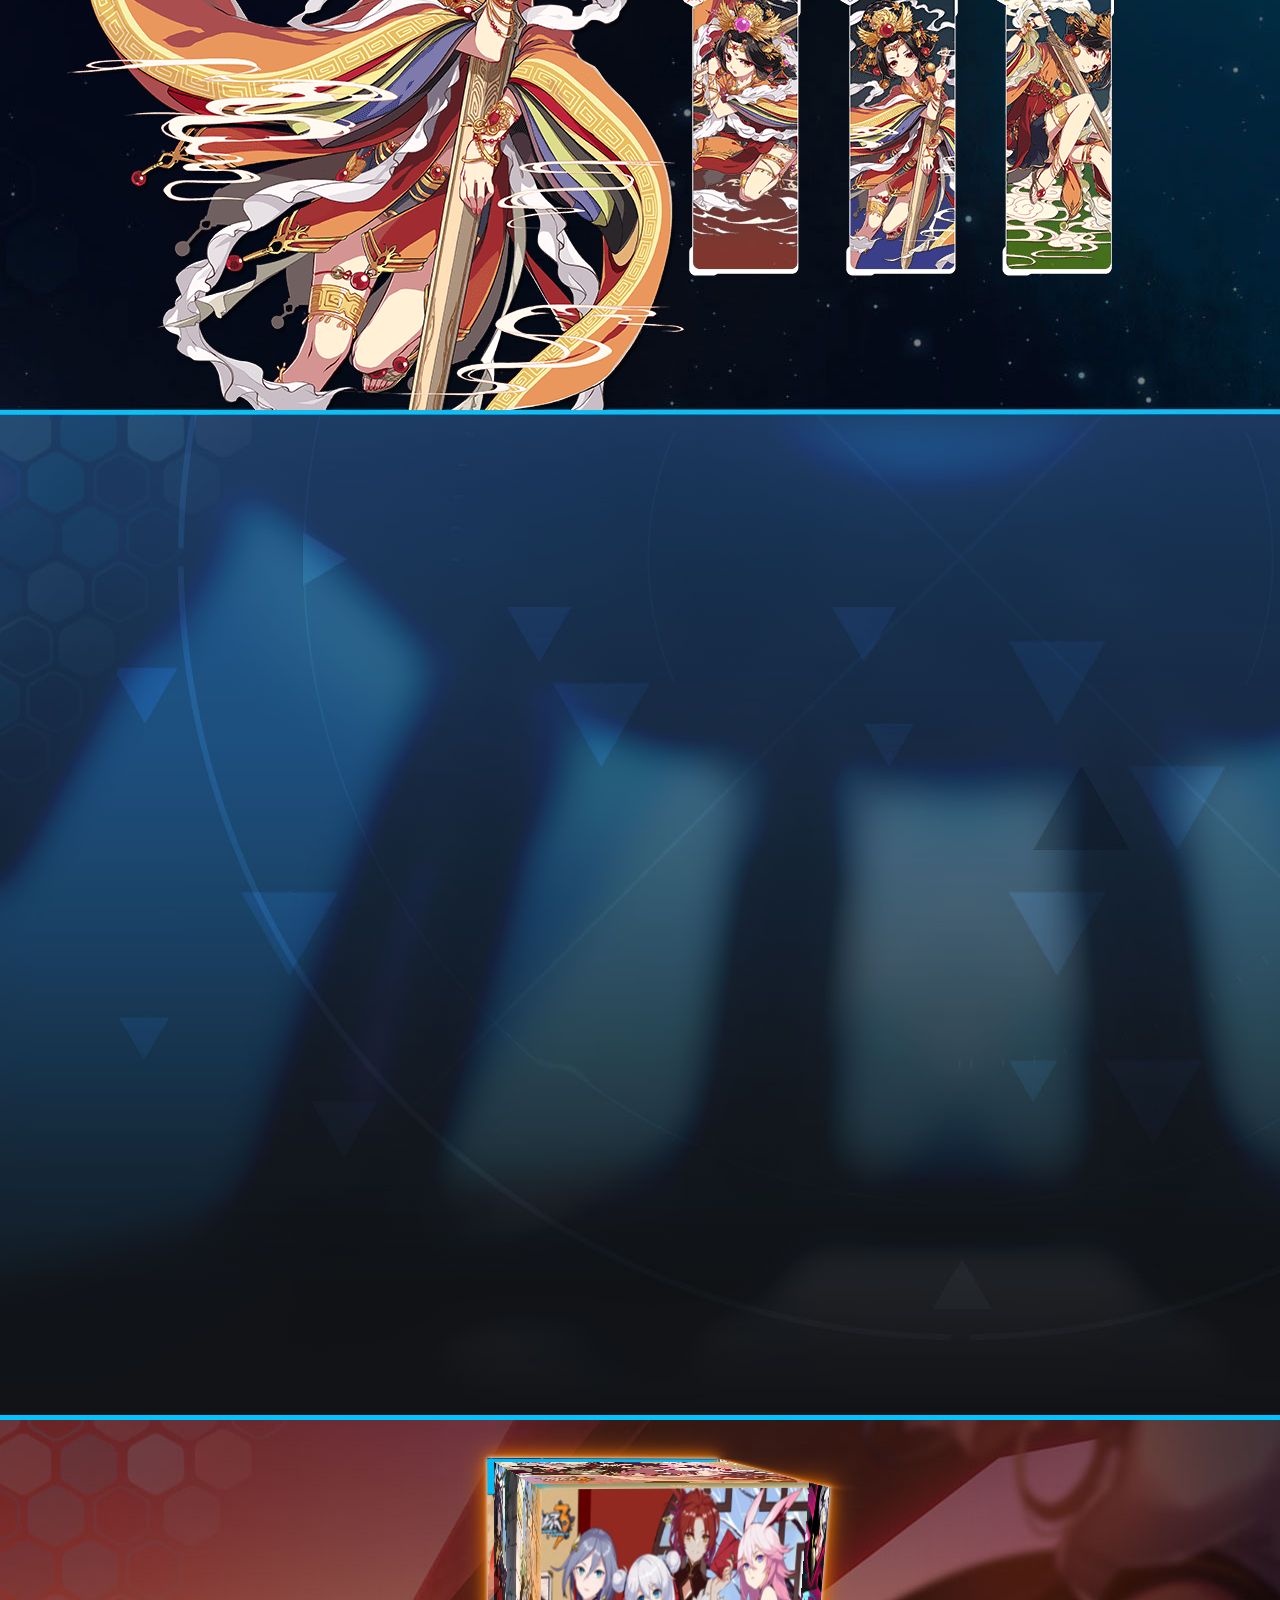
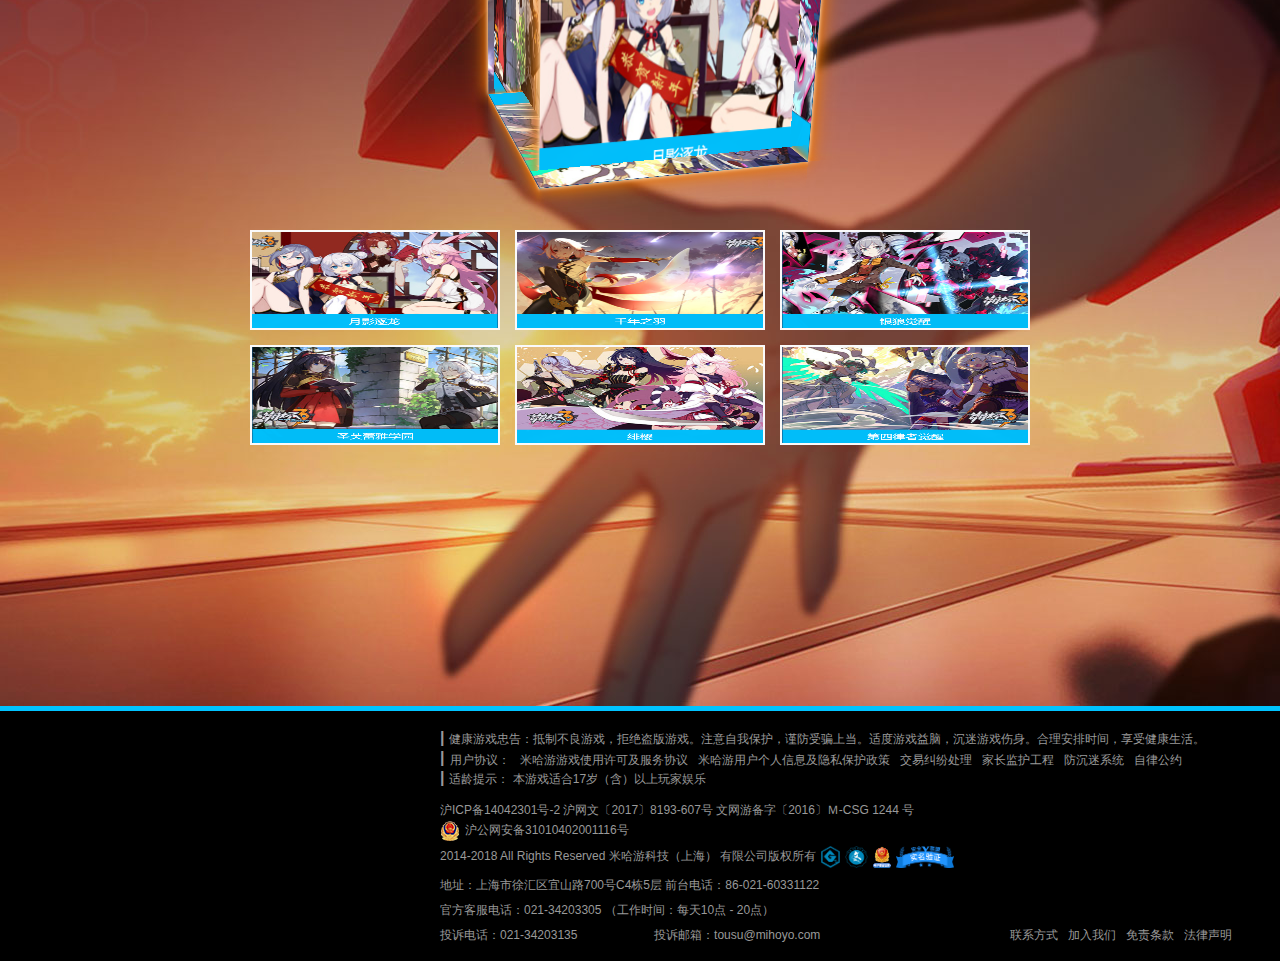
<file: 郭龙+伍俊/Features.html>
<!DOCTYPE html>
<html lang="en">
<head>
    <meta charset="UTF-8">
    <title>游戏特色</title>
    <link rel="stylesheet" href="css/Features.css">
    <style>
        :root {
            font-size: 10px;
            --border-color: #e70;
        }

        * {
            box-sizing: border-box;
        }

        body {
            font-family: "Montserrat", Arial, sans-serif;
            font-weight: 500;
            line-height: 1.5;
            text-align: center;
            min-height: 100vh;
            color: #fafafa;
        }

        h2 {
            font-size: 2rem;
            margin-bottom: 2.5rem;
        }

        .cube-container {
            position: relative;
            width: 30rem;
            height: 30rem;
            margin: 5rem auto 6rem;
            perspective: 100rem;
        }

        .cube {
            position: absolute;
            width: 100%;
            height: 100%;
            transform-style: preserve-3d;
            transition: transform 1s cubic-bezier(0.32, 0.05, 0.35, 1.6);
        }

        .cube-face-image {
            display: block;
            position: absolute;
            box-shadow: 0 0 0.5rem #fff,
            0 0 1.5rem var(--border-color),
            0 0 3rem var(--border-color);
        }

        .image-buttons {
            display: grid;
            grid-template-columns: repeat(3, auto);
            grid-gap: 1.5rem;
            justify-content: center;
            margin-bottom: 50px;
        }

        .image-buttons input {
            width: 250px;
            height: 100px;
            border: 0.2rem solid #fafafa;
        }

        .image-buttons input:focus {
            outline: none;
            border: 0.2rem solid var(--border-color);
        }
        .image-1 {
            transform: translateZ(15rem);
        }
        .image-2 {
            transform: rotateX(-180deg) translateZ(15rem);
        }
        .image-3 {
            transform: rotateY(90deg) translateZ(15rem);
        }
        .image-4 {
            transform: rotateY(-90deg) translateZ(15rem);
        }
        .image-5 {
            transform: rotateX(90deg) translateZ(15rem);
        }
        .image-6 {
            transform: rotateX(-90deg) translateZ(15rem);
        }

        .cube.initial-position {
            transform: translateZ(-15rem) translateY(-2rem) rotateX(-15deg) rotateY(18deg) rotateZ(2deg);
        }

        .cube.show-image-1 {
            transform: translateZ(-15rem);
        }
        .cube.show-image-2 {
            transform: translateZ(-15rem) rotateX(180deg);
        }
        .cube.show-image-3 {
            transform: translateZ(-15rem) rotateY(-90deg);
        }
        .cube.show-image-4 {
            transform: translateZ(-15rem) rotateY(90deg);
        }
        .cube.show-image-5 {
            transform: translateZ(-15rem) rotateX(-90deg);
        }
        .cube.show-image-6 {
            transform: translateZ(-15rem) rotateX(90deg);
        }
    </style>
    <script src="js/jquery-1.12.4.js"></script>
    <script src="js/Features.js"></script>
</head>
<body>

<div class="Main-nav wrap">
    <ul>
        <li><a href="../黎晨杰+张玉成/index.html">首页</a></li>
        <li><a href="../李嘉欣＋孟火箭/ljx-news.html">作战资讯</a></li>
        <li><a href="../谢雪筹/rolePlayXue.1.html">角色介绍</a></li>
        <li><a href="Features.html">游戏特色</a></li>
        <li><a href="../徐梓烜/崩坏3/崩坏3/www.bh3.com/index.html">壁纸下载</a></li>
    </ul>
</div>

<div class="side-nav">
    <ul class="side_nav" style="left: 1378px; display: block;">
        <li><a href="javascript:;" onclick="$('html,body').animate({scrollTop:0},400);">TOP</a></li>
        <li><a href="javascript:;" onclick="$('html,body').animate({scrollTop:$('.Features-second').offset().top},400);">欢迎加入</a></li>
        <li><a href="javascript:;" onclick="$('html,body').animate({scrollTop:$('.Features-fivth').offset().top},400);">圣痕系统</a></li>
        <li><a href="javascript:;" onclick="$('html,body').animate({scrollTop:$('.Features-third').offset().top},400);">选择战士</a></li>
        <li><a href="javascript:;" onclick="$('html,body').animate({scrollTop:$('.Features-fourth').offset().top},400);">指挥官</a></li>
        <li><a href="javascript:;" onclick="$('html,body').animate({scrollTop:$('.Features-footer').offset().top},400);">底部</a></li>
    </ul>
</div>

<!--Features-top的开始-->
<div class="Features-top">
    <img src="Images/section_1_fg_1.png" alt="" id="flow1">
    <img src="Images/section_1_fg_2%7F.png" alt="" id="flow2">
    <div class="innner wrap">
        <h1>为世界上<br>
            &nbsp;&nbsp;&nbsp;&nbsp;&nbsp;&nbsp;所有的美好而战
        </h1>
        <p class="first-text">&nbsp;&nbsp;在被崩坏侵蚀的世界中</p>
        <p class="second-text">&nbsp;由勇敢的少女组成的女武神部队</p>
        <p class="third-text">为守护世界而展开了战斗</p>
    </div>
</div>
<!--Features-top的结束-->
<hr>
<!--Features-second的开始-->
<div class="Features-second">
    <img src="Images/section_2_fg_1%7F.png" alt="">
    <div class="second-inner wrap">
        <h1>欢迎加入女武神</h1>
        <p class="first-text">在不远的未来，</p>
        <p class="second-text">神秘的灾害<span class="tag">「崩坏」</span>侵蚀了世界</p>
        <p class="third-text">被崩坏感染的人类变成了没有思维，</p>
        <p class="fourth-text">只懂破坏的<span class="tag">「死士」</span></p>
        <p class="fivth-text">唯一可以抵挡崩坏的只有那些拥有抗体的少女和由她们组成的<span class="tag">「女武神」</span>部队</p>
        <p class="sixth-text">少女们穿起冰冷的机甲，</p>
        <p class="seventh-text">拿起沉重的武器，</p>
        <p class="eighth-text">为了<span class="tag   ">守护这个曾经美好的世界</span></p>
    </div>
</div>
<!--Features-second的结束-->
<hr>
<!--Features-fivth的开始-->
<div class="Features-fivth">
    <div class="fivth-inner">
        <div class="nav">
            <span class="nav1">
                <a href="javascript:void(0)">姬轩辕</a>
                <a href="javascript:void(0)">莎士比亚</a>
                <a href="javascript:void(0)">莎莲娜</a>
                <a href="javascript:void(0)">尼古拉·特斯拉</a>
                <a href="javascript:void(0)">夏洛特</a>
                <a href="javascript:void(0)">伊丽莎白•巴托里</a>
            </span>
            <span class="nav2">
                <a href="javascript:void(0)">薇欧拉</a>
                <a href="javascript:void(0)">王昭君</a>
                <a href="javascript:void(0)">坂本龙马</a>
                <a href="javascript:void(0)">叶卡捷琳娜</a>
                <a href="javascript:void(0)">李耳</a>
                <a href="javascript:void(0)">克丽奥佩拉</a>
            </span>
        </div>
        <ul class="con">
            <li style="display: block">
                <img src="Images/m5-01.png" alt="">
                <a href="#" target="_blank">更多资料>></a>
            </li>
            <li>
                <img src="Images/m5-02.png" alt="">
                <a href="#" target="_blank">更多资料>></a>
            </li>
            <li>
                <img src="Images/m5-03.png" alt="">
                <a href="#" target="_blank">更多资料>></a>
            </li>
            <li>
                <img src="Images/m5-04.png" alt="">
                <a href="#" target="_blank">更多资料>></a>
            </li>
            <li>
                <img src="Images/m5-05.png" alt="">
                <a href="#" target="_blank">更多资料>></a>
            </li>
            <li>
                <img src="Images/m5-06.png" alt="">
                <a href="#" target="_blank">更多资料>></a>
            </li>
            <li>
                <img src="Images/m5-07.png" alt="">
                <a href="#" target="_blank">更多资料>></a>
            </li>
            <li>
                <img src="Images/m5-08.png" alt="">
                <a href="#" target="_blank">更多资料>></a>
            </li>
            <li>
                <img src="Images/m5-09.png" alt="">
                <a href="#" target="_blank">更多资料>></a>
            </li>
            <li>
                <img src="Images/m5-10.png" alt="">
                <a href="#" target="_blank">更多资料>></a>
            </li>
            <li>
                <img src="Images/m5-11.png" alt="">
                <a href="#" target="_blank">更多资料>></a>
            </li>
            <li>
                <img src="Images/m5-12.png" alt="">
                <a href="#" target="_blank">更多资料>></a>
            </li>
        </ul>
    </div>
</div>
<!--Features-fivth的结束-->

<!--Features-third的开始-->
<div class="Features-third">
    <div class="third-inner">
        <ul>
            <li><img src="Images/character-1.jpg" alt=""></li>
            <li><img src="Images/character-2.jpg" alt=""></li>
            <li><img src="Images/character-3.jpg" alt=""></li>
            <li><img src="Images/character-4.jpg" alt=""></li>
            <li><img src="Images/character-5.jpg" alt=""></li>
            <span class="close-Btn">×</span>
        </ul>
    </div>
    <div class="content wrap">
        <h1>选择您的战士</h1>
        <p class="first-text">在游戏中，您将指挥各具特色的少女们进行战斗。</p>
        <p class="second-text">她们有的是擅长远距离战斗的枪手，</p>
        <p class="third-text">有的是身手敏捷的刺客，</p>
        <p class="fourth-text">也有操纵重型机甲的少女。</p>
        <div class="role-link">
            <a href="../谢雪筹/rolePlayXue.1.html">角色介绍<br><span>VALKYRIA</span></a>
        </div>
    </div>


</div>
<!--Features-third的结束-->
<hr>

<!--Features-fourth的开始-->
<div class="Features-fourth">
    <div class="cube-container">
        <div class="cube initial-position">
            <img class="cube-face-image image-1" src="Images/game-role-1.png" width="300px" height="300px">
            <img class="cube-face-image image-2" src="Images/game-role-2.png" width="300px" height="300px">
            <img class="cube-face-image image-3" src="Images/game-role-3.png" width="300px" height="300px">
            <img class="cube-face-image image-4" src="Images/game-role-4.png" width="300px" height="300px">
            <img class="cube-face-image image-5" src="Images/game-role-5.png" width="300px" height="300px">
            <img class="cube-face-image image-6" src="Images/game-role-6.png" width="300px" height="300px">
        </div>

    </div>
    <!-- 缩略图 -->
    <div class="image-buttons">
        <input type="image" class="show-image-1" src="Images/game-role-1.png">
        <input type="image" class="show-image-2" src="Images/game-role-2.png">
        <input type="image" class="show-image-3" src="Images/game-role-3.png">
        <input type="image" class="show-image-4" src="Images/game-role-4.png">
        <input type="image" class="show-image-5" src="Images/game-role-5.png">
        <input type="image" class="show-image-6" src="Images/game-role-6.png">
    </div>
    <h1>指挥官<br>&nbsp;&nbsp;&nbsp;&nbsp;我们需要你的协助！</h1>
</div>

<script>

    window.addEventListener ( "DOMContentLoaded", function () {
        var cube = document.querySelector ( ".cube" ), imageButtons = document.querySelector ( ".image-buttons" )
        var cubeImageClass = cube.classList[ 1 ]
        //Add click event listener to image buttons container
        imageButtons.addEventListener ( "click", function ( e ) {
            //Get node type and class value of clicked element
            var targetNode = e.target.nodeName, targetClass = e.target.className
            //Check if image input has been clicked and isn't the currently shown image
            if ( targetNode === "INPUT" && targetClass !== cubeImageClass ) {
                console.log ( "Show Image: " + targetClass.charAt ( 11 ) )
                //Replace previous cube image class with new class
                cube.classList.remove ( cubeImageClass )
                cube.classList.add ( targetClass )
                //Update cube image class variable with new class
                cubeImageClass = targetClass
            }
        } )
    } )
</script>
<!--Features-fourth的结束-->
<hr>
<!--Features-footer的开始-->
<div class="Features-footer">
    <div class="footer-inner wrap">
        <p class="first-text"><span class="tag">|</span>健康游戏忠告：抵制不良游戏，拒绝盗版游戏。注意自我保护，谨防受骗上当。适度游戏益脑，沉迷游戏伤身。合理安排时间，享受健康生活。
        </p>
        <span class="tag">|</span>
        <ul>
            <li>用户协议：</li>
            <li><a href="#">米哈游游戏使用许可及服务协议</a></li>
            <li><a href="#">米哈游用户个人信息及隐私保护政策</a></li>
            <li><a href="#">交易纠纷处理</a></li>
            <li><a href="#">家长监护工程</a></li>
            <li><a href="#">防沉迷系统</a></li>
            <li><a href="#">自律公约</a></li>
        </ul>
        <p class="second-text"><span class="tag">|</span>适龄提示： 本游戏适合17岁（含）以上玩家娱乐</p>
        <p class="third-text">沪ICP备14042301号-2 沪网文〔2017〕8193-607号 文网游备字〔2016〕Ｍ-CSG 1244 号</p>
        <p class="fourth-text"><a href="#"><img src="Images/gongan.png" alt=""></a>沪公网安备31010402001116号</p>
        <p class="fivth-text">2014-2018 All Rights Reserved 米哈游科技（上海） 有限公司版权所有<a href="#"><img
                src="Images/youxidzbq.png" alt=""></a><a href="#"><img src="Images/wenhuajingying.png" alt=""></a><a
                href="#"><img src="Images/lz2.png" alt=""></a><a href="#"><img src="Images/sm_124x47.png" alt=""></a>
        </p>
        <p class="sixth-text">地址：上海市徐汇区宜山路700号C4栋5层 前台电话：86-021-60331122</p>
        <p class="seventh-text">官方客服电话：021-34203305 （工作时间：每天10点 - 20点）</p>
        <p class="eighth-text">投诉电话：021-34203135&nbsp;&nbsp;&nbsp;&nbsp;&nbsp;&nbsp;&nbsp;&nbsp;&nbsp;&nbsp;&nbsp;&nbsp;&nbsp;&nbsp;&nbsp;&nbsp;&nbsp;&nbsp;&nbsp;&nbsp;&nbsp;&nbsp;&nbsp;投诉邮箱：tousu@mihoyo.com</p>
        <ul class="links">
            <li><a href="#">联系方式</a></li>
            <li><a href="#">加入我们</a></li>
            <li><a href="#">免责条款</a></li>
            <li><a href="#">法律声明</a></li>
        </ul>
    </div>
</div>
<!--Features-footer的结束-->
</body>
</html>
</file>
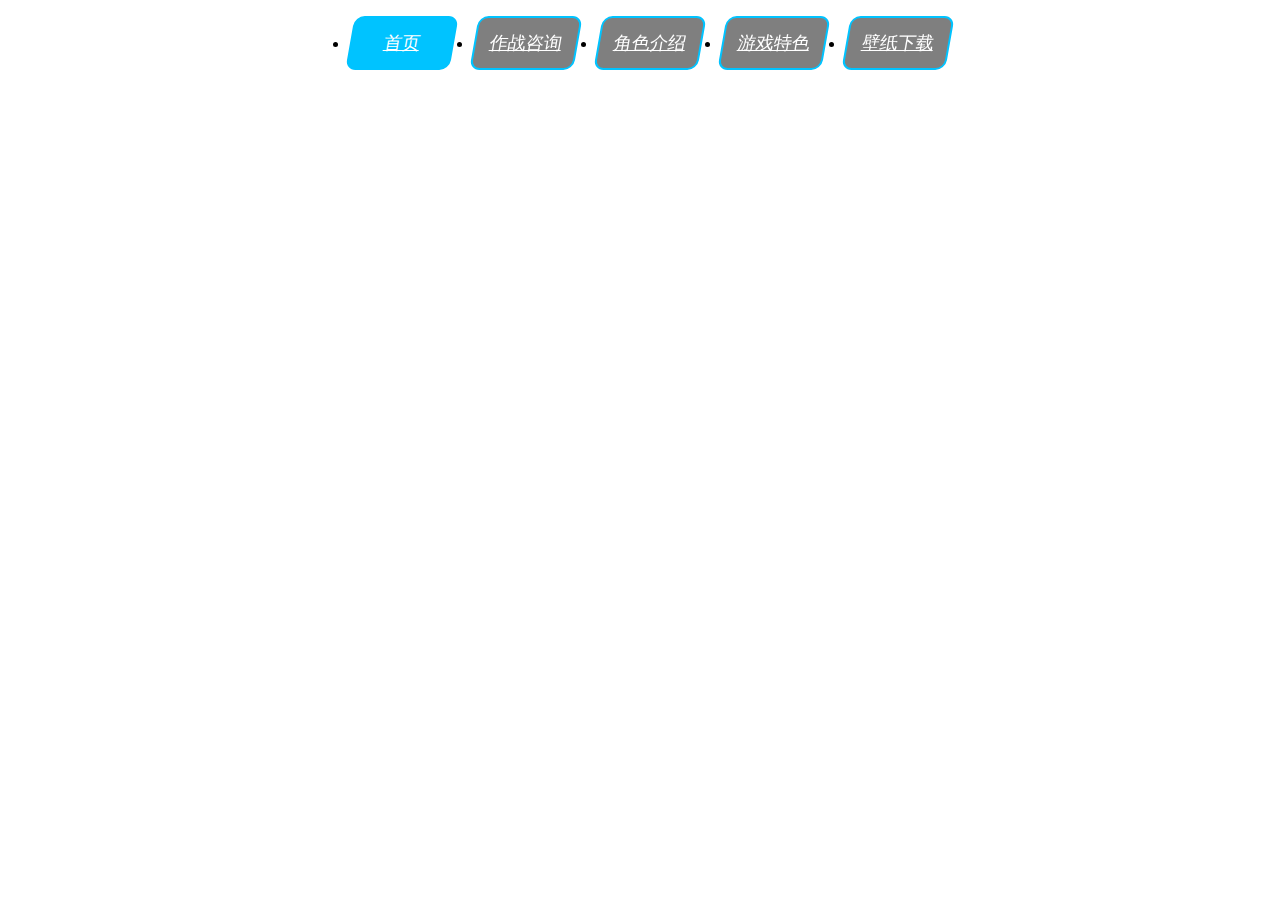
<file: 贾璐琪/header/header.html>
<!DOCTYPE html>
<html lang="en">
<head>
    <meta charset="UTF-8">
    <title>Title</title>
    <link rel="stylesheet" href="css/header.css">
</head>
<body>
    <div class="nav">
    <div class="nav-list w">
        <ul>
            <li><a href="#">首页</a></li>
            <li><a href="#">作战咨询</a></li>
            <li><a href="#">角色介绍</a></li>
            <li><a href="#">游戏特色</a></li>
            <li><a href="#">壁纸下载</a></li>
        </ul>
    </div>
</div>
</body>
</html>
</file>
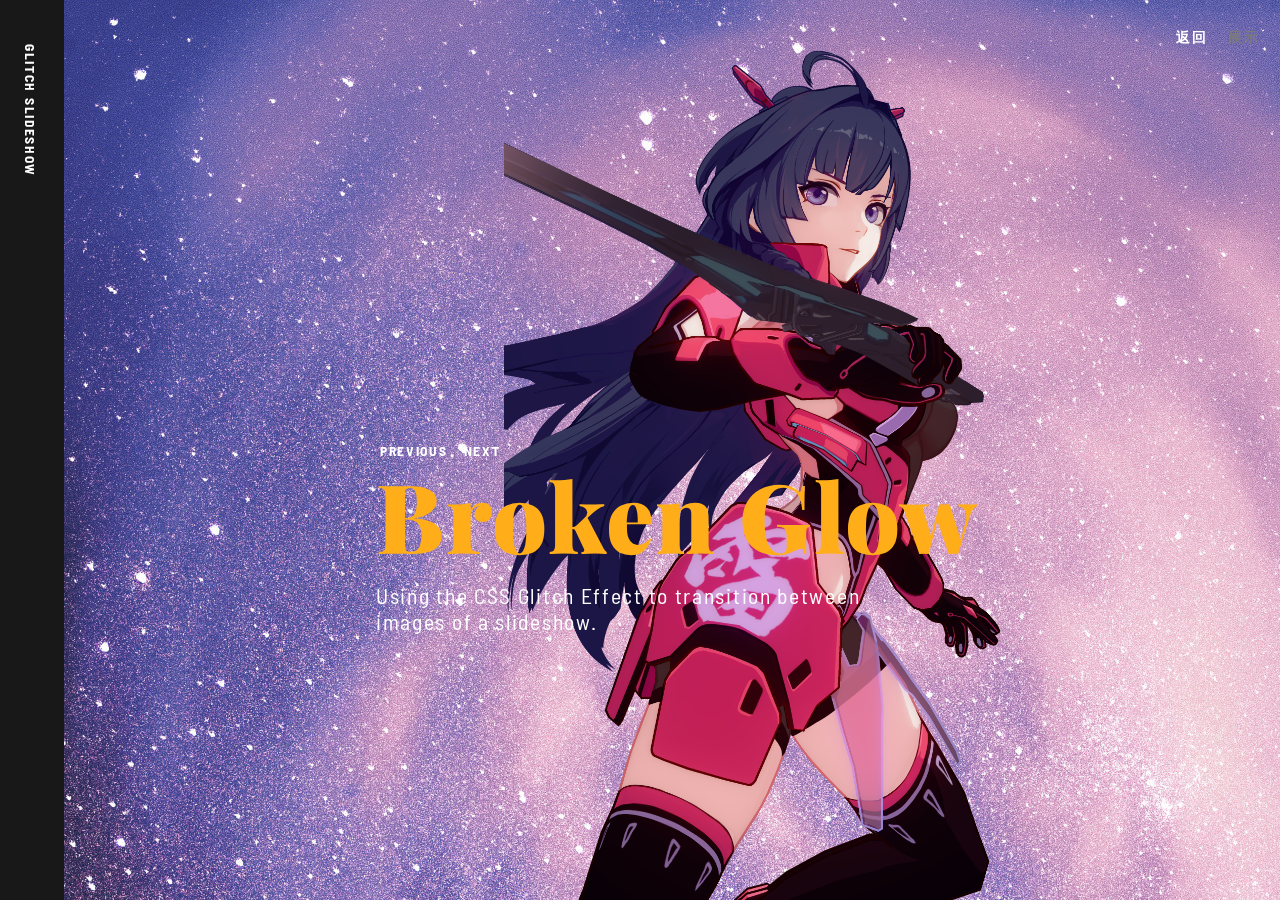
<file: 徐梓烜/崩坏3/崩坏3/www.bh3.com/index2.html>
<!DOCTYPE html>
<html lang="zh">
<head>
	<meta charset="UTF-8">
	<meta http-equiv="X-UA-Compatible" content="IE=edge,chrome=1"> 
	<meta name="viewport" content="width=device-width, initial-scale=1.0">
	<title>壁纸下载</title>
	<link rel="stylesheet" type="text/css" href="css/base.css" />
	<link rel="stylesheet" type="text/css" href="css/glitch-slideshow.css" />
	<script>document.documentElement.className="js";var supportsCssVars=function(){var e,t=document.createElement("style");return t.innerHTML="root: { --tmp-var: bold; }",document.head.appendChild(t),e=!!(window.CSS&&window.CSS.supports&&window.CSS.supports("font-weight","var(--tmp-var)")),t.parentNode.removeChild(t),e};supportsCssVars()||alert("Please view this demo in a modern browser that supports CSS Variables.");</script>
</head>
<body class="demo-2 loading">
		<svg class="hidden">
			<symbol id="icon-arrow" viewBox="0 0 24 24">
				<title>arrow</title>
				<polygon points="6.3,12.8 20.9,12.8 20.9,11.2 6.3,11.2 10.2,7.2 9,6 3.1,12 9,18 10.2,16.8 "/>
			</symbol>
			<symbol id="icon-drop" viewBox="0 0 24 24">
				<title>drop</title>
				<path d="M12,21c-3.6,0-6.6-3-6.6-6.6C5.4,11,10.8,4,11.4,3.2C11.6,3.1,11.8,3,12,3s0.4,0.1,0.6,0.3c0.6,0.8,6.1,7.8,6.1,11.2C18.6,18.1,15.6,21,12,21zM12,4.8c-1.8,2.4-5.2,7.4-5.2,9.6c0,2.9,2.3,5.2,5.2,5.2s5.2-2.3,5.2-5.2C17.2,12.2,13.8,7.3,12,4.8z"/><path d="M12,18.2c-0.4,0-0.7-0.3-0.7-0.7s0.3-0.7,0.7-0.7c1.3,0,2.4-1.1,2.4-2.4c0-0.4,0.3-0.7,0.7-0.7c0.4,0,0.7,0.3,0.7,0.7C15.8,16.5,14.1,18.2,12,18.2z"/>
			</symbol>
			<symbol id="icon-github" viewBox="0 0 33 33">
				<title>github</title>
				<path d="M16.608.455C7.614.455.32 7.748.32 16.745c0 7.197 4.667 13.302 11.14 15.456.815.15 1.112-.353 1.112-.785 0-.386-.014-1.411-.022-2.77-4.531.984-5.487-2.184-5.487-2.184-.741-1.882-1.809-2.383-1.809-2.383-1.479-1.01.112-.99.112-.99 1.635.115 2.495 1.679 2.495 1.679 1.453 2.489 3.813 1.77 4.741 1.353.148-1.052.569-1.77 1.034-2.177-3.617-.411-7.42-1.809-7.42-8.051 0-1.778.635-3.233 1.677-4.371-.168-.412-.727-2.069.16-4.311 0 0 1.367-.438 4.479 1.67a15.602 15.602 0 0 1 4.078-.549 15.62 15.62 0 0 1 4.078.549c3.11-2.108 4.475-1.67 4.475-1.67.889 2.242.33 3.899.163 4.311C26.37 12.66 27 14.115 27 15.893c0 6.258-3.809 7.635-7.437 8.038.584.503 1.105 1.497 1.105 3.017 0 2.177-.02 3.934-.02 4.468 0 .436.294.943 1.12.784 6.468-2.159 11.131-8.26 11.131-15.455 0-8.997-7.294-16.29-16.291-16.29"/>
			</symbol>
		</svg>
		<main>
			<div class="content content--fixed">
				<header class="codrops-header">
					<!-- <div class="codrops-links">
						<a class="codrops-icon codrops-icon--prev" href="http://www.htmleaf.com/jQuery/Slideshow-Scroller/201803205030.html" title="返回下载页"><svg class="icon icon--arrow"><use xlink:href="#icon-arrow"></use></svg></a>
						<a class="codrops-icon codrops-icon--drop" href="http://www.htmleaf.com/" title="jQuery之家"><svg class="icon icon--drop"><use xlink:href="#icon-drop"></use></svg></a>
					</div> -->
					<h1 class="codrops-header__title">Glitch Slideshow</h1>
				</header>
				<!-- <a class="github" href="https://github.com/codrops/GlitchSlideshow/" title="Find this project on GitHub" target="_blank"><svg class="icon icon--github"><use xlink:href="#icon-github"></use></svg></a> -->
				<nav class="demos">
					<a class="demo" href="index.html">返回</a>
					<a class="demo demo--current" href="index2.html">展示</a>
				</nav>
			</div>
			<div class="content">
				<div class="slides slides--contained effect-2">
					<div class="slide slide--current">
						<div class="slide__img glitch" style="background-image: url(images/1.png);"></div>
						<div class="slide__text">
							<h2 class="slide__title">Broken Glow</h2>
							<p class="slide__description">Using the CSS Glitch Effect to transition between images of a slideshow.</p>
						</div>
					</div>
					<div class="slide">
						<div class="slide__img glitch" style="background-image: url(images/2.png);"></div>
						<div class="slide__text">
							<h2 class="slide__title">Morning Dew</h2>
							<p class="slide__description">You have learn to bury your guilt with anger. I will teach you to confront it and to face the truth.</p>
						</div>
					</div>
					<div class="slide">
						<div class="slide__img glitch" style="background-image: url(images/3.png);"></div>
						<div class="slide__text">
							<h2 class="slide__title">Crystal Way</h2>
							<p class="slide__description">I just the took to calling it the Bat. And yes Mr. Wayne, it does come in black.</p>
						</div>
					</div>
					<div class="slide">
						<div class="slide__img glitch" style="background-image: url(images/4.png);"></div>
						<div class="slide__text">
							<h2 class="slide__title">Fine Quest</h2>
							<p class="slide__description">You have nothing, nothing to threaten me with. Nothing to do with all your strength.</p>
						</div>
					</div>
					<div class="slide">
						<div class="slide__img glitch" style="background-image: url(images/5.png);"></div>
						<div class="slide__text">
							<h2 class="slide__title">Dome Being</h2>
							<p class="slide__description">I'll be standing where l belong. Between you and the people of Gotham.</p>
						</div>
					</div>
				</div>
				<nav class="slide-nav">
					<button class="slide-nav__button"><span>Previous</span></button>
					<button class="slide-nav__button"><span>Next</span></button>
				</nav>
			</div>
		</main>
		<script src="js/imagesloaded.pkgd.min.js"></script>
		<script src="js/demo.js"></script>
		<script src="js/demo2.js"></script>
	</body>
</html>
</file>
<file: 黎晨杰+张玉成/css/index.css>
/*初始化代码*/

body,
div,
span,
p,
ul,
li,
ol,
h1,
h2,
h3,
h4,
input,
img,
strong,
em,
i,
a {
    padding: 0;
    margin: 0;
}

li {
    list-style: none;
}

input {
    border: 0 none;
    outline: 0 none;
}

img {
    border: 0 none;
    vertical-align: middle;
}

a {
    text-decoration: none;
    color: skyblue;
}

i,
em {
    font-style: normal;
}

h1,
h2,
h3,
h4,
strong {
    font-weight: normal;
}

body {
    font: 12px/100% "微软雅黑";
}

.w {
    width: 960px;
    margin: 0 auto;
}

.clearfix:after {
    content: '.';
    clear: both;
    display: block;
    height: 0;
    visibility: hidden;
}

.clearfix {
    *zoom: 1;
}


/*头部导航栏开始*/

.nav {
    position: fixed;
    top: 16px;
    left: 0;
    width: 100%;
    min-width: 1024px;
    z-index: 1000;
    font-size: 18px;
}

.nav .nav-list {
    height: 100%;
}

.nav .nav-list ul {
    height: 100%;
    width: 620px;
    margin: 0 auto;
}

.nav .nav-list li {
    float: left;
    margin-right: 20px;
}

.nav .nav-list li:last-child {
    margin-right: 0;
}

.nav .nav-list li a {
    display: block;
    font-size: 18px;
    text-align: center;
    line-height: 50px;
    color: #fff;
    border: 2px solid #00c3ff;
    border-radius: 10px;
    height: 50px;
    width: 100px;
    transform: skew(-10deg);
    background-color: rgba(0, 0, 0, 0.5);
    transition: background 0.4s, border 0.2s, margin 0.2s;
}

.nav .nav-list li:first-child a {
    background-color: #00c3ff;
}

.nav .nav-list li a:hover {
    border-color: orange;
}

.tips {
    position: fixed;
    z-index: 1001;
    width: 300px;
    height: 630px;
    background-color: rgba(255, 255, 255, .9);
    left: 630px;
    font-size: 20px;
    border-radius: 10px;
    display: none;
}

.tips .closebtn {
    cursor: pointer;
    position: absolute;
    right: 0;
    top: 0;
}

.tips .weixin {
    position: absolute;
    top: 25px;
    left: 30px;
    width: 250px;
    height: 170px;
    border-bottom: 1px dashed #ccc;
}

.tips .weixin .qr-code {
    background-image: url(../picture/weixin_code.png);
    height: 140px;
    width: 140px;
    background-size: 100%;
    top: 25px;
    position: absolute;
    left: 50%;
    margin-left: -70px;
}

.tips .weixin .right {
    display: inline-block;
    background-image: url(../images/arrow.png);
    width: 12px;
    height: 14px;
    margin-left: 20px;
}

.tips .tieba {
    position: absolute;
    top: 225px;
    left: 30px;
    width: 250px;
    height: 100px;
    border-bottom: 1px dashed #ccc;
}

.tips .tieba .qr-code {
    background-image: url(../picture/tieba.png);
    height: 67px;
    width: 208px;
    /*background-size: 100%;*/
    top: 25px;
    position: absolute;
    left: 50%;
    margin-left: -104px;
}

.tips .tieba .right {
    display: inline-block;
    background-image: url(../images/arrow.png);
    width: 12px;
    height: 14px;
    margin-left: 20px;
}

.tips .weibo {
    position: absolute;
    top: 350px;
    left: 30px;
    width: 250px;
    height: 95px;
    border-bottom: 1px dashed #ccc;
}

.tips .weibo .right {
    display: inline-block;
    background-image: url(../images/arrow.png);
    width: 12px;
    height: 14px;
    margin-left: 20px;
}

.tips .weibo .logo {
    width: 48px;
    height: 48px;
    position: absolute;
    background-image: url(../picture/touxiang.png);
    background-size: 100%;
    top: 40px;
    left: 25px;
}

.tips .weibo .name {
    position: absolute;
    font-size: 14px;
    top: 40px;
    left: 90px;
    color: dodgerblue;
}

.tips .weibo .icon {
    position: absolute;
    background-image: url(../picture/youxidzbq.png);
    width: 20px;
    height: 20px;
    background-size: 100%;
    top: 35px;
    left: 130px;
}

.tips .weibo .adress {
    position: absolute;
    font-size: 12px;
    top: 40px;
    left: 160px;
    color: dimgrey;
}

.tips .weibo .follow {
    font-size: 12px;
    color: #fff;
    position: absolute;
    height: 20px;
    width: 60px;
    top: 67px;
    left: 90px;
    background-color: mediumvioletred;
    border-radius: 3px;
    text-align: center;
    line-height: 20px;
}

.tips .kefu {
    position: absolute;
    top: 470px;
    left: 30px;
    width: 250px;
    height: 95px;
    border-bottom: 1px dashed #ccc;
}

.tips .kefu .right {
    display: inline-block;
    background-image: url(../images/arrow.png);
    width: 12px;
    height: 14px;
    margin-left: 40px;
}

.tips .kefu .iconfont {
    width: 20px;
    height: 20px;
    position: absolute;
    background-image: url(../picture/old_phone-128.png);
    background-size: 100%;
    top: 35px;
    left: 25px;
}

.tips .kefu .number {
    position: absolute;
    top: 40px;
    left: 58px;
    font-size: 20px;
}

.tips .kefu p {
    position: absolute;
    top: 65px;
    left: 26px;
    font-size: 14px;
}

.tips .kefuniang {
    position: absolute;
    top: 580px;
    left: 55px;
    width: 250px;
    height: 95px;
    border-bottom: 1px dashed #ccc;
}

.tips .kefuniang .right {
    display: inline-block;
    background-image: url(../images/arrow.png);
    width: 12px;
    height: 14px;
    margin-left: 20px;
}

.tips .kefuniang .qq {
    position: absolute;
    top: 25px;
    left: 10px;
}

.main {
    position: relative;
    background-color: #000;
    top: 0;
    display: block;
}

.main #section-1 {
    position: relative;
    display: block;
    min-width: 1024px;
    overflow: hidden;
    max-width: 1920px;
    margin: 0 auto;
    height: auto;
    background-color: deepskyblue;
    background: url(../images/bg2.jpg) no-repeat center bottom;
}

.cloudfloating {
    background: url(../images/section_1_bg_1.jpg);
    width: 3840px;
    height: 1000px;
    left: 0;
    top: 0;
    position: absolute;
}

.content-wrap {
    width: 100%;
    min-width: 1024px;
    text-align: center;
    /*background-color: skyblue;*/
}

.char-list #video1 {
    width: 960px;
    height: 560px;
    background-color: white;
    position: absolute;
    display: none;
    left: 50%;
    margin-left: -480px;
    z-index: 10000;
}

.char-list #video1 video {
    width: 960px;
    height: 540px;
    margin: 20px auto;
}

.char-list #video2 {
    width: 960px;
    height: 560px;
    background-color: white;
    position: absolute;
    display: none;
    left: 50%;
    margin-left: -480px;
    z-index: 10000;
}

.char-list #video2 video {
    width: 960px;
    height: 540px;
    margin: 20px auto;
}

.main-video .video-closebtn {
    position: absolute;
    top: 0px;
    right: 0;
    cursor: pointer;
    background-image: url(../images/close-small.png);
    width: 20px;
    height: 20px;
    background-size: 100%;
}

.main .main-content {
    width: 1024px;
    height: 740px;
    position: relative;
    margin: 0 auto;
}

.main .main-content .kiana {
    background-image: url(../images/section_1_kiana.png);
    position: absolute;
    top: 142px;
    left: 0;
    width: 457px;
    height: 858px;
}

.main .main-content .aijiang {
    background-image: url(../images/social_btn.png);
    position: absolute;
    top: 580px;
    left: 800px;
    width: 184px;
    height: 170px;
    cursor: pointer;
}

.main .main-content .logo {
    background-image: url(../images/bh3logo.png);
    position: absolute;
    top: 120px;
    left: 580px;
    width: 403px;
    height: 288px;
    background-size: 100%;
}

.main .main-content .slogan {
    background-image: url(../images/bh3_slogan.png);
    position: absolute;
    left: 300px;
    top: 460px;
    width: 422px;
    height: 146px;
    background-size: 100%;
}

.pv-btn-wrapper {
    display: inline-block;
    height: 270px;
    width: 400px;
    text-align: center;
}

.pv-mask {
    position: absolute;
    left: 0;
    top: 0;
    width: 100%;
    height: 100%;
    background: url(../images/skill_video_mask.png) rgba(0, 0, 0, 0.2) no-repeat;
    background-size: auto 100%;
    background-position: center;
    z-index: 1;
    transform: skew(10deg);
    transition: 0.5s;
}

.pv-mask:hover {
    background: url(../images/skill_video_mask_on.png) no-repeat;
    background-size: auto 100%;
    background-position: center;
}

.pv-cover {
    position: relative;
    display: block;
    width: 220px;
    height: 150px;
    border: 5px white solid;
    border-radius: 20px;
    transform: skew(-10deg);
    margin: 0 auto;
    overflow: hidden;
}

.pv-cover .cover-pic {
    position: absolute;
    height: 210px;
    left: 50%;
    margin-left: -186px;
    transform: skew(10deg);
}

.pv-cover .cover-pic#game-pv {
    background: url(../images/game_pv_cover.jpg);
    background-size: auto 100%;
    background-position: center;
}

.pv-cover .cover-pic#film-pv {
    width: 360px;
    background: url(../images/film_pv_cover.png);
    background-size: auto 100%;
    background-position: center;
}

.pv-btn-wrapper .pv-title {
    height: 56px;
    line-height: 56px;
    font-size: 22px;
    color: white;
    text-align: center;
}

.main .char-list {
    position: relative;
    width: 1024px;
    min-height: 360px;
    background-position: top center;
}

.main .char-list .upline {
    width: 100%;
    height: 50px;
    background: url(../images/upline.png) no-repeat;
    background-size: 100% auto;
    background-position: center;
}

.main .char-list .downline {
    width: 100%;
    height: 50px;
    background: url(../images/downline.png) no-repeat;
    background-size: 100% auto;
    background-position: center;
}

.main .char-list ul {
    /*position: absolute;*/
    width: 720px;
    /*display: none;*/
    top: 50px;
    margin: 0 auto;
}

.main .char-list li {
    display: inline-block;
    transform: skew(-10deg);
    width: 140px;
    height: 140px;
    border: 3px solid white;
    border-radius: 16px;
    margin: 5px;
    list-style: none;
    background: rgba(23, 203, 255, 0.8);
    overflow: hidden;
    /*cursor: pointer;*/
    vertical-align: top;
}

.main .char-list li:hover {
    background: rgba(254, 223, 76, 0.7);
    transform: skew(-10deg) scale(1.1, 1.1);
}

.main .char-list li a {
    position: relative;
    width: 120%;
    left: -10%;
    height: 140px;
    transform: skew(10deg);
    background-image: url(../images/kiana_c1.png);
    background-size: 100%;
    background-position: center;
    display: block;
}

.main .char-list #kiana-pt {
    background-image: url(../images/kiana_pt.png);
}

.main .char-list #kiana-c3 {
    background-image: url(../images/kiana_c3.png);
}

.main .char-list #kiana-c4 {
    background-image: url(../images/kiana_c4.png);
}

.main .char-list #mei-c1 {
    background-image: url(../images/mei_c1.png);
}

.main .char-list #mei-c2 {
    background-image: url(../images/mei_c2.png);
}

.main .char-list #mei-c3 {
    background-image: url(../images/mei_c3.png);
}

.main .char-list #mei-c4 {
    background-image: url(../images/mei_c4.png);
}

.main .char-list #bronya-c1 {
    background-image: url(../images/bronya_c1.png);
}

.main .char-list #bronya-c2 {
    background-image: url(../images/bronya_c2.png);
}

.main .char-list #bronya-c3 {
    background-image: url(../images/bronya_c3.png);
}

.main .char-list #bronya-c4 {
    background-image: url(../images/bronya_c4.png);
}

.main .char-list #himeko-c1 {
    background-image: url(../images/himeko_c1.png);
}

.main .char-list #himeko-c2 {
    background-image: url(../images/himeko_c2.png);
}

.main .char-list #himeko-c3 {
    background-image: url(../images/himeko_c3.png);
}

.main .char-list #himeko-c4 {
    background-image: url(../images/himeko_c4.png);
}

.main .char-list #sakura-c1 {
    background-image: url(../images/sakura_c1.png);
}

.main .char-list #sakura-c2 {
    background-image: url(../images/sakura_c2.png);
}

.main .char-list #sakura-c3 {
    background-image: url(../images/sakura_c3.png);
}

.main .char-list #theresa-c1 {
    background-image: url(../images/theresa_c1.png);
}

.main .char-list #theresa-c2 {
    background-image: url(../images/theresa_c2.png);
}

.main .char-list #theresa-c3 {
    background-image: url(../images/theresa_c3.png);
}

.main .char-list #theresa-c4 {
    background-image: url(../images/theresa_c4.png);
}

.main .char-list #bronya-c5 {
    background-image: url(../images/bronya_c5.png);
}

.main .char-list #bronya-c6 {
    background-image: url(../images/bronya_c6.png);
}

.main .char-list #kallen-c2 {
    background-image: url(../images/kallen_c2.png);
}

.main .char-list #fuka-c1 {
    background-image: url(../images/fuka_c1.png);
}

.main .char-list #fuka-c2 {
    background-image: url(../images/fuka_c2.png);
}

.main .char-list #fuka-c3 {
    background-image: url(../images/fuka_c3.png);
}

.main .char-list #fuka-c4 {
    background-image: url(../images/fuka_c4.png);
}

.main .char-list #kallen-c3 {
    background-image: url(../images/kallen_c3.png);
}


/*----------------------------------------------------------------------------------------*/


/*张玉成的底部*/

.zyc-main-bottom {
    width: 100%;
    height: 655px;
    background: url('../images/bg_02_02.jpg') no-repeat;
    position: relative;
}

.zyc-nav {
    width: 1012px;
    height: 316px;
    position: absolute;
    left: 50%;
    transform: translateX(-50%);
    top: 130px;
    border: 3px solid rgba(40, 47, 60, 0.3);
    background: rgb(40, 47, 60, 0.7)
}

.zyc-nav-left {
    overflow: hidden;
    float: left;
    width: 474px;
    height: 316px;
    position: relative;
}

.zyc-nav-left .img {
    position: absolute;
    left: 0;
    top: 0;
    width: 400%;
}

.zyc-nav-left .img li {
    float: left;
    width: 474px;
    height: 316px;
}

.zyc-nav-left .dian {
    position: absolute;
    height: 15px;
    width: 30%;
    left: 35%;
    bottom: 4%;
}

.zyc-nav-left .dian li {
    float: left;
    margin-right: 48px;
    width: 15px;
    height: 15px;
    border-radius: 15px;
    background-color: rgba(3, 3, 3, 0.4);
    cursor: pointer;
}

.zyc-nav-left .dian .active {
    background: rgba(255, 255, 255, .6)
}

.zyc-nav-left .dian li:last-child {
    margin-right: 0px;
}


/*这是主页通知页面右边css代码*/

.zyc-nav-right {
    width: 490px;
    height: 316px;
    position: absolute;
    right: 25px;
}

.zyc-nav-right .tubiao {
    position: absolute;
    width: 12px;
    height: 12px;
    margin-top: 35px;
    right: 0;
    background: url('../images/more_news.png') no-repeat;
}

.zyc-nav-right li {
    float: left;
}

.zyc-nav-right .news-nav a {
    display: block;
    width: 86px;
    height: 57px;
    text-align: center;
    line-height: 57px;
    font-size: 20px;
    color: #fff
}

.zyc-nav-right .news-nav .active {
    color: #74dcff;
    background: #3e4963;
    border-bottom: 2px solid #74dcff;
}

.zyc-nav-right .news-nav {
    width: 490px;
    height: 58px;
    border-bottom: 1px solid #74dcff;
}

.zyc-nav-right .news-list1 {
    width: 490px;
    height: 252px;
    font-size: 16px
}

.news-list2,
.news-list3,
.news-list4,
.news-list5 {
    display: none;
    font-size: 16px
}

.zyc-nav-right .news-list1 li,
.zyc-nav-right .news-list2 li {
    width: 490px;
    height: 42px;
}

.zyc-nav-right .news-list1 li div,
.zyc-nav-right .news-list2 li div {
    display: inline-block;
    line-height: 42px
}

.news-list1 li .date,
.news-list2 li .date {
    float: right
}

.news-list1 li .title,
.news-list2 li .title {
    /* 这三个是文本溢出的  就是当文字长度超过元素宽度的时候就会出现省略号  不管要为什么这么写  我也是百度的 */
    overflow: hidden;
    text-overflow: ellipsis;
    white-space: nowrap;
    width: 293px;
    float: left;
}

.news-list2 li a .date,
.news-list2 li a .title,
.news-list1 li a .date,
.news-list1 li a .title {
    color: #fff;
}

.news-nav li a:hover {
    color: #74dcff;
}

.news-list1 li a:hover div,
.news-list2 li a:hover div {
    color: #74dcff;
}

.footer {
    background-color: #000;
    line-height: 18px;
    word-spacing: 1px;
}

.content {
    margin: 0 auto;
}

span,
p {
    font-size: 12px;
    color: #999999;
}

.zyc-main-bottom {
    background-position: top center;
}

.zyc-main-bottom .contact {
    width: 100%;
    height: 100%;
}

.zyc-main-bottom .contact .call {}

.zyc-main-bottom .call li {
    position: relative;
    float: left;
}

.zyc-main-bottom .call li img:hover {
    opacity: 0.5;
    /* 鼠标移入变透明 */
}

.zyc-main-bottom .call {
    position: absolute;
    top: 450px;
    left: 251px;
    /* margin: 0 auto; */
}

.zyc-main-bottom .call li:nth-child(2) {
    margin-right: -24px
}

.zyc-main-bottom .call li:nth-child(4) {
    margin-right: -10px
}

.info-pop {
    display: none;
    z-index: 999;
    width: 200px;
    position: absolute;
    bottom: 136px;
    background-color: #fff;
    border-radius: 12px;
    color: #313131;
    font-size: 13pt;
    text-align: center;
    padding: 39px 50px 20px 50px;
}

.right {
    right: 0;
}

.info-pop .pop-title-bottom {
    margin-top: 20px;
    margin-bottom: 20px;
}

.arrowrright {
    width: 12px;
    height: 14px;
    background: url(https://static.event.mihoyo.com/bh3_homepage/images/common/arrow.png)no-repeat;
    background-position-x: 0;
    display: inline-block;
    vertical-align: middle;
    margin: 0 5px;
    margin-bottom: 5px;
}

.close-btn {
    position: absolute;
    bottom: 0;
    color: red;
    content: "";
    width: 28px;
    height: 28px;
    right: 11px;
    top: 11px;
    background-image: url('../images/close-small.png');
    background-repeat: no-repeat;
    cursor: pointer;
}

.tiebaicon {
    width: 12px;
    height: 14px;
    background-image: url('../images/arrow.png');
    display: inline-block;
}

.tiebatext {
    font-size: 18px;
    color: #000;
    line-height: 20px;
}

.info-pop i {
    font-size: 16px;
    line-height: 20px;
}


/*底部*/

.bottom {
    width: 100%;
    height: 240px;
    background-color: #000;
    font-size: 12px;
    position: relative;
}

.bottom p {
    margin-left: 358px;
    color: #929292;
    height: 20px;
    line-height: 20px;
}

.bottom p.pop,
.bottom p.pop2 {
    padding-top: 14px;
}

.bottom p.pop4 {
    height: 30px;
    line-height: 30px;
}

.bottom i.line {
    width: 3px;
    height: 14px;
    display: inline-block;
    background-color: #999;
}

.bottom p.webInfo-pre a {
    color: #929292;
    margin-right: 6px;
}

.bottom p.pop4 i img {
    width: 20px;
    height: 20px;
}

.bottom p.pop4 i:nth-child(2) img {
    width: 24px;
    height: 24px;
}

.bottom p.pop4 i:nth-child(3) img {
    height: 24px;
}

.bottom p.pop4 i:last-child img {
    width: 60px;
}

.bottom ul.callone {
    position: absolute;
    top: 198px;
    right: 164px;
}

.bottom ul.callone li {
    float: left;
    margin-right: 15px;
}

.bottom .zhangyc {
    color: #929292;
}

.bottom .zhangyc:hover {
    color: #fff
}
</file>
<file: 黎晨杰+张玉成/zyc/index.css>
/*初始化代码*/


/* .clearfix:after {
    content: "";
    height: 0;
    line-height: 0;
    display: block;
    visibility: hidden;
    clear: both
}

.clearfix {
    zoom: 1;
}

* {
    margin: 0;
    padding: 0;
}

a {
    text-decoration: none;
    color: #fff;
}

a:hover {
    color: #74dcff
}

img {
    border: 0 none;
    vertical-align: middle;
}

input {
    border: 0;
    outline: 0;
}

li {
    list-style: none;
}

i,
em {
    font-style: normal;
}

h1,
h2,
h3,
h4,
strong {
    font-weight: normal;
}

.clearfix:after {
    content: ".";
    clear: both;
    display: block;
    height: 0;
    visibility: hidden;
}

.clearfix {
    *zoom: 1;
}


/*这是主页通知页面左边css代码*/

.zyc-main-bottom {
    width: 100%;
    height: 655px;
    background: url('./images/bg_02_02.jpg') no-repeat;
    position: relative;
}

.zyc-nav {
    width: 1012px;
    height: 316px;
    position: absolute;
    left: 50%;
    transform: translateX(-50%);
    top: 130px;
    border: 3px solid rgba(40, 47, 60, 0.3);
    background: rgb(40, 47, 60, 0.7)
}

.zyc-nav-left {
    overflow: hidden;
    float: left;
    width: 474px;
    height: 316px;
    position: relative;
}

.zyc-nav-left .img {
    position: absolute;
    left: 0;
    top: 0;
    width: 400%;
}

.zyc-nav-left .img li {
    float: left;
    width: 474px;
    height: 316px;
}

.zyc-nav-left .dian {
    position: absolute;
    height: 15px;
    width: 30%;
    left: 35%;
    bottom: 4%;
}

.zyc-nav-left .dian li {
    float: left;
    margin-right: 48px;
    width: 15px;
    height: 15px;
    border-radius: 15px;
    background-color: rgba(3, 3, 3, 0.4);
    cursor: pointer;
}

.zyc-nav-left .dian .active {
    background: rgba(255, 255, 255, .6)
}

.zyc-nav-left .dian li:last-child {
    margin-right: 0px;
}


/*这是主页通知页面左边css代码*/

.zyc-nav-right {
    width: 490px;
    height: 316px;
    position: absolute;
    right: 25px;
}

.zyc-nav-right .tubiao {
    position: absolute;
    width: 12px;
    height: 12px;
    margin-top: 35px;
    right: 0;
    background: url('./images/more_news.png') no-repeat;
}

.zyc-nav-right li {
    float: left;
}

.zyc-nav-right .news-nav a {
    display: block;
    width: 86px;
    height: 57px;
    text-align: center;
    line-height: 57px;
    font-size: 20px;
}

.zyc-nav-right .news-nav .active {
    color: #74dcff;
    background: #3e4963;
    border-bottom: 2px solid #74dcff;
}

.zyc-nav-right .news-nav {
    width: 490px;
    height: 58px;
    border-bottom: 1px solid #74dcff;
}

.zyc-nav-right .news-list1 {
    width: 490px;
    height: 252px;
}

.news-list2,
.news-list3,
.news-list4,
.news-list5 {
    display: none;
}

.zyc-nav-right .news-list1 li,
.zyc-nav-right .news-list2 li {
    width: 490px;
    height: 42px;
}

.zyc-nav-right .news-list1 li div,
.zyc-nav-right .news-list2 li div {
    display: inline-block;
    line-height: 42px
}

.news-list1 li .date,
.news-list2 li .date {
    float: right
}

.news-list1 li .title,
.news-list2 li .title {
    /* 这三个是文本溢出的  就是当文字长度超过元素宽度的时候就会出现省略号  不管要为什么这么写  我也是百度的 */
    overflow: hidden;
    text-overflow: ellipsis;
    white-space: nowrap;
    width: 293px;
    float: left;
}

.footer {
    background-color: #000
}

.footer-content {
    margin: 0 auto;
}

span,
p {
    font-size: 12px;
    color: #999999;
}

.zyc-main-bottom .call li {
    position: relative;
    float: left;
}

.zyc-main-bottom .call li img:hover {
    opacity: 0.5;
    /* 鼠标移入变透明 */
}

.zyc-main-bottom .call {
    position: absolute;
    top: 450px;
    left: 176px;
}

.zyc-main-bottom .call li:nth-child(2) {
    margin-right: -24px
}

.zyc-main-bottom .call li:nth-child(4) {
    margin-right: -10px
}


/*底部*/

.bottom {
    width: 100%;
    height: 240px;
    background-color: #000;
    font-size: 12px;
    position: relative;
}

.bottom p {
    margin-left: 358px;
    color: #929292;
    height: 20px;
    line-height: 20px;
}

.bottom p.pop,
.bottom p.pop2 {
    padding-top: 14px;
}

.bottom p.pop4 {
    height: 30px;
    line-height: 30px;
}

.bottom i.line {
    width: 3px;
    height: 14px;
    display: inline-block;
    background-color: #999;
}

.bottom p.webInfo-pre a {
    color: #929292;
    margin-right: 6px;
}

.bottom p.pop4 i img {
    width: 20px;
    height: 20px;
}

.bottom p.pop4 i:nth-child(2) img {
    width: 24px;
    height: 24px;
}

.bottom p.pop4 i:nth-child(3) img {
    height: 24px;
}

.bottom p.pop4 i:last-child img {
    width: 60px;
}

.bottom ul.callone {
    position: absolute;
    top: 198px;
    right: 164px;
}

.bottom ul.callone li {
    color: #929292;
    float: left;
    margin-right: 15px;
}

.bottom ul.callone li a {
    color: #929292;
}

.info-pop {
    display: none;
    z-index: 999;
    width: 200px;
    position: absolute;
    bottom: 136px;
    background-color: #fff;
    border-radius: 12px;
    color: #313131;
    font-size: 13pt;
    text-align: center;
    padding: 39px 50px 20px 50px;
}

.right {
    right: 0;
}

.info-pop .pop-title-bottom {
    margin-top: 20px;
    margin-bottom: 20px;
}

.arrowrright {
    width: 12px;
    height: 14px;
    background: url(https://static.event.mihoyo.com/bh3_homepage/images/common/arrow.png)no-repeat;
    background-position-x: 0;
    display: inline-block;
    vertical-align: middle;
    margin: 0 5px;
}

.close-btn {
    position: absolute;
    bottom: 0;
    color: red;
    content: "";
    width: 28px;
    height: 28px;
    right: 11px;
    top: 11px;
    background-image: url('./images/close-small.png');
    background-repeat: no-repeat;
    cursor: pointer;
}

.tiebaicon {
    width: 12px;
    height: 14px;
    background-image: url('/zyc/images/arrow.png');
    display: inline-block;
}

.tiebatext {
    font-size: 18px;
    color: #000;
}

.info-pop i {
    font-size: 16px
}

.webInfo-pre .zhangyc:hover {
    color: #fff
}

.bottom .call a:hover {
    color: #fff
}
</file>
<file: 徐梓烜/崩坏3/崩坏3/www.bh3.com/css/common.css>
﻿*{margin:0; padding:0; box-sizing:border-box; font-family:Microsoft Yahei;-webkit-tap-highlight-color:rgba(0,0,0,0);}
html,body{width:100%;font-size:20px;background:black;}
table{ cellspacing:0; cellpadding:0;}
section{position:relative; display:block; min-width:1024px; height:1000px; overflow: hidden;  max-width:1920px; margin:0 auto;}
hr{border:0; background:#00c3ff; height:5px;}
section .content-wrap{width:960px; position:relative; margin:0 auto;}
section .section-fg{position:absolute; width:100%; height:100%; left:0; top:0;}
nav{position:fixed; display:block; top:0; left:0; height:50px; padding:11px 0;}
h1{font-size:2.8rem; transform: skew(-.15rad); text-shadow:1px 1px 5px rgba(0,0,0,0.1);}
h2{transform: skew(-.15rad);}
p{font-size:1.2rem; line-height:1.8rem; text-shadow:1px 1px 5px rgba(0,0,0,0.1);}
a{text-decoration: none; color:inherit;}
.center{text-align:center;}
.keyword{color:#00c3ff; font-weight:600;}
.button{height:70px; width:744px; padding:10px 0; cursor:pointer; text-align:center; transition:0.4s;}
.button:hover{transform:scale(1.1,1.1) !important;}
.button.blue{background:url(../fonts/b71a0a282614443ea23f316bfbcc8783.svg); 
      -webkit-filter: blur(20px); 
      -moz-filter: blur(20px); 
      -ms-filter: blur(20px); 
      filter: blur(20px); 
      filter: progid:DXImageTransform.Microsoft.Blur(PixelRadius=50, MakeShadow=false);
    }
    100%{
      background-size:auto 100%; 
      background-position-x:0;
      background-position-y:0;
      filter: url(../fonts/blur.svg); 
      -webkit-filter: blur(0px); 
      -moz-filter: blur(0px); 
      -ms-filter: blur(0px); 
      filter: blur(0px); 
      filter: progid:DXImageTransform.Microsoft.Blur(PixelRadius=50, MakeShadow=false);
    }
}
@-o-keyframes bgfocus
{
    0%{
      background-size:auto 130%; 
      background-position-x:10%;
      background-position-y:5%;
      filter: url(../fonts/blur.svg); 
      -webkit-filter: blur(20px); 
      -moz-filter: blur(20px); 
      -ms-filter: blur(20px); 
      filter: blur(20px); 
      filter: progid:DXImageTransform.Microsoft.Blur(PixelRadius=50, MakeShadow=false);
    }
    100%{
      background-size:auto 100%; 
      background-position-x:0;
      background-position-y:0;
      filter: url(../fonts/blur.svg); 
      -webkit-filter: blur(0px); 
      -moz-filter: blur(0px); 
      -ms-filter: blur(0px); 
      filter: blur(0px); 
      filter: progid:DXImageTransform.Microsoft.Blur(PixelRadius=50, MakeShadow=false);
    }
}
@-moz-keyframes bgfocus
{
    0%{
      background-size:auto 130%; 
      background-position-x:10%;
      background-position-y:5%;
      filter: url(../fonts/blur.svg); 
      -webkit-filter: blur(20px); 
      -moz-filter: blur(20px); 
      -ms-filter: blur(20px); 
      filter: blur(20px); 
      filter: progid:DXImageTransform.Microsoft.Blur(PixelRadius=50, MakeShadow=false);
    }
    100%{
      background-size:auto 100%; 
      background-position-x:0;
      background-position-y:0;
      filter: url(../fonts/blur.svg); 
      -webkit-filter: blur(0px); 
      -moz-filter: blur(0px); 
      -ms-filter: blur(0px); 
      filter: blur(0px); 
      filter: progid:DXImageTransform.Microsoft.Blur(PixelRadius=50, MakeShadow=false);
    }
}
@-webkit-keyframes bgfocus
{
    0%{
      background-size:auto 130%; 
      background-position-x:10%;
      background-position-y:5%;
      filter: url(../fonts/blur.svg); 
      -webkit-filter: blur(20px); 
      -moz-filter: blur(20px); 
      -ms-filter: blur(20px); 
      filter: blur(20px); 
      filter: progid:DXImageTransform.Microsoft.Blur(PixelRadius=50, MakeShadow=false);
    }
    100%{
      background-size:auto 100%; 
      background-position-x:0;
      background-position-y:0;
      filter: url(../fonts/blur.svg); 
      -webkit-filter: blur(0px); 
      -moz-filter: blur(0px); 
      -ms-filter: blur(0px); 
      filter: blur(0px); 
      filter: progid:DXImageTransform.Microsoft.Blur(PixelRadius=50, MakeShadow=false);
    }
}
.blur { 
  filter: url(../fonts/blur.svg); 
  -webkit-filter: blur(20px); 
  -moz-filter: blur(20px); 
  -ms-filter: blur(20px); 
  filter: blur(20px); 
  filter: progid:DXImageTransform.Microsoft.Blur(PixelRadius=50, MakeShadow=false);
} 

.stonefloating{
  animation: stonefloating 20s linear 0s infinite forwards;
  -moz-animation: stonefloating 20s linear 0s infinite forwards;
  -webkit-animation: stonefloating 20s linear 0s infinite forwards;
  -o-animation: stonefloating 20s linear 0s infinite forwards;
}

@keyframes stonefloating {
    0%{
        transform: rotate(-1deg) translate(30px,0);
    }
    50%{
        transform: rotate(1deg) translate(-30px,-10px);
    }
    100%{
        transform: rotate(-1deg) translate(30px,0);
    }   
}
@-webkit-keyframes stonefloating {
    0%{
        -webkit-transform: rotate(-1deg) translate(30px,0);
    }
    50%{
        -webkit-transform: rotate(1deg) translate(-30px,-10px);
    }
    100%{
        -webkit-transform: rotate(-1deg) translate(30px,0);
    }   
}
@-moz-keyframes stonefloating {
    0%{
        -moz-transform: rotate(-1deg) translate(30px,0);
    }
    50%{
        -moz-transform: rotate(1deg) translate(-30px,-10px);
    }
    100%{
        -moz-transform: rotate(-1deg) translate(30px,0);
    }    
}
@-o-keyframes stonefloating {
    0%{
        -o-transform: rotate(-1deg) translate(30px,0)
    }
    50%{
        -o-transform: rotate(1deg) translate(-30px,-10px)
    }
    100%{
        -o-transform: rotate(-1deg) translate(30px,0)
    }   
}

.blink-1{
  animation: blink 3s linear 0s infinite forwards;
  -moz-animation: blink 3s linear 0s infinite forwards;
  -webkit-animation: blink 3s linear 0s infinite forwards;
  -o-animation: blink 3s linear 0s infinite forwards;
}
.blink-2{
  animation: blink 3s linear 1s infinite forwards;
  -moz-animation: blink 3s linear 1s infinite forwards;
  -webkit-animation: blink 3s linear 1s infinite forwards;
  -o-animation: blink 3s linear 1s infinite forwards;
}
.blink-3{
  animation: blink 3s linear 2s infinite forwards;
  -moz-animation: blink 3s linear 2s infinite forwards;
  -webkit-animation: blink 3s linear 2s infinite forwards;
  -o-animation: blink 3s linear 2s infinite forwards;
}

@keyframes blink {
    10%{opacity:0.2;}
    50%{opacity:0.5;}
    90%{opacity:0.2;}   
}
@-webkit-keyframes blink {
    10%{opacity:0.2;}
    50%{opacity:0.5;}
    90%{opacity:0.2;}  
}
@-moz-keyframes blink {
    10%{opacity:0.2;}
    50%{opacity:0.5;}
    90%{opacity:0.2;}   
}
@-o-keyframes blink {
    10%{opacity:0.2;}
    50%{opacity:0.5;}
    90%{opacity:0.2;}  
}

.neonlight{
  animation: neonlight 0.5s linear 0s infinite forwards;
  -moz-animation: neonlight 0.5s linear 0s infinite forwards;
  -webkit-animation: neonlight 0.5s linear 0s infinite forwards;
  -o-animation: neonlight 0.5s linear 0s infinite forwards;
}
@keyframes neonlight {
    0%{background-position-x:100%;}
    100%{background-position-x:0;}
}
@-webkit-keyframes neonlight {
    0%{background-position-x:100%;}
    100%{background-position-x:0;}
}
@-moz-keyframes neonlight {
    0%{background-position-x:100%;}
    100%{background-position-x:0;}
}
@-o-keyframes neonlight {
    0%{background-position-x:100%;}
    100%{background-position-x:0;}
}

.contact-layer{
  position:fixed;
  top:0;
  left:0;
  width:100%;
  height:100%;
  background:rgba(0,0,0,0.6);
  z-index:9999;
  display:none;
}
.contact-layer .contact-wrap{
  position:absolute;
  width:800px;
  height:500px;
  left:50%;
  top:50%;
  margin-left:-400px;
  margin-top:-250px;
  border-radius:10px;
  background:rgba(255,255,255,0.9);
  box-shadow:2px 2px 5px rgba(0,0,0,0.3);
  text-align:center;
  padding:20px;
}
.contact-layer .contact-wrap h1{font-size:40px; color:#00c3ff; transform:none;text-align:center}
.contact-layer .contact-wrap p{font-size:18px;text-align:left;padding:5px 0; }
.arrowrright{width:12px; height:14px; background:url("../images/arrow.png")no-repeat; background-position-x:0; display:inline-block; vertical-align: middle; margin:0 5px;}

.arrowrleft{width:12px; height:14px; background:url("../images/arrow.png") no-repeat; background-position-x:-12px; display:inline-block; vertical-align: middle; margin:0 5px;}
#code{position:relative;}
#code canvas{ padding:12px; background:white;}
#pre-register-link{
    display: none;
    padding: 8px 10px;
    font-size:18px;
    width: 226px;
    text-align: center;
    margin: 16px auto;
    border-radius: 10px;
    background: #00c3ff;
    color: white;
}
.nav{
    position: fixed;
    top:16px;
    left:0;
    width:100%;
    min-width:1024px;
    z-index:1000;
    font-size: 18px;
  }
  ul.nav-wrap{
    position:relative;
    width: 960px;
    margin:0 auto;
    text-align: center;
    white-space: nowrap;
  }
  ul.nav-wrap li{
    list-style:none;
    display:inline-block;
    width:12.5%;
  }
  ul.nav-wrap li .nav-btn{
    display:block;
    text-align:center;
    width:95%;
    height:50px;
    color:white;
    border:2px solid #00c3ff;
    background: rgba(0,0,0,0.25);
    border-radius:10px;
    transform:skew(-10deg);
    line-height:50px;
    box-sizing: content-box;
    transition: 0.3s;
  }
  ul.nav-wrap li .nav-btn:hover{
    border:2px solid #ffc300;}
  
  ul.nav-wrap li .nav-btn.active{
    background:#00c3ff;
    color:black;
  }
  
  ul.nav-wrap li .nav-btn text{
    display:block;
    transform:skew(10deg);}

.news-nav {
  clear: both;
  border-bottom: 1px solid #4b869f;
  height: 58px;
}
.news-nav li {
  float: left;
  list-style-type: none;
  
}
.news-nav li a {
  display: block;
  width: 86px;
  height: 57px;
  text-align: center;
  line-height: 57px;
  border-bottom-style: solid;
  border-bottom-width: 2px;
  border-bottom-color: transparent;
}
.news-nav li.on a {
  color: #74dcff;
  background-color: #3e4963;
  border-bottom-color: #74dcff;
}
.news-nav li a:hover {
  color: #74dcff;
}

.no-content {
  color: rgba(255,255,255,0.4);
  font-size: 50px;
  text-align: center;
  padding: 91px 0;
}
</file>
<file: 徐梓烜/崩坏3/崩坏3/www.bh3.com/css/pic1.css>
﻿ul.nav-wrap li{
  width: 12.5%;
}

text{
  font-size: 18px;
}

#section-1 {
    background: url(../images/section_1_bg.jpg);
    background-size:  auto 100%;
    background-position: top center;
    color: white;
    padding-top:5.6rem;
}
#section-2{
    background: url(../images/section_bg.jpg) repeat-y;
    background-position:top center;
    color:white;
    min-height: 1920px;
    height: auto;
}

.picture-list-wrapper{
    width: 1550px;
    margin: 0 auto;
    margin-top: 80px;
}
@media screen and (max-width:1570px){
.picture-list-wrapper{
    width: 1060px;
    margin: 0 auto;
    margin-top: 80px;
}
}


.card-list {
    margin: auto; 
}

.card-list-li{
    width: 500px;
    height: 330px;
    display:inline-block;
    text-align: center;
}


.card-list-image {
    width: 100%;
}

#ui-dialog-content-img{
    width: 100%;
}

.card{
    width:384px;
    height: 280px;
    margin:auto;
    border-radius: 3px;
  }


.pic-wrapper{
    width: 384px;
    border: 0;
    height: 240px;
  }
.pic2 {
    height: 100%;
    width: 110%;
}

.pic-name {
    color: white;
    padding: 7px;
    width: 110%;
    text-align: center;
    background-color:#00c3ff;
}

a{
    text-decoration:'none';
    color: inherit;
}

.card:hover{
    transform:scale(1.1,1.1);
    transition: 0.4s;
}
</file>
<file: 徐梓烜/崩坏3/崩坏3/www.bh3.com/css/base.css>
@import url('https://fonts.googleapis.com/css?family=Barlow+Semi+Condensed:400,700|Playfair+Display:900');
article,aside,details,figcaption,figure,footer,header,hgroup,main,nav,section,summary{display:block;}audio,canvas,video{display:inline-block;}audio:not([controls]){display:none;height:0;}[hidden]{display:none;}html{font-family:sans-serif;-ms-text-size-adjust:100%;-webkit-text-size-adjust:100%;}body{margin:0;}a:focus{outline:thin dotted;}a:active,a:hover{outline:0;}h1{font-size:2em;margin:0.67em 0;}abbr[title]{border-bottom:1px dotted;}b,strong{font-weight:bold;}dfn{font-style:italic;}hr{-moz-box-sizing:content-box;box-sizing:content-box;height:0;}mark{background:#ff0;color:#000;}code,kbd,pre,samp{font-family:monospace,serif;font-size:1em;}pre{white-space:pre-wrap;}q{quotes:"\201C" "\201D" "\2018" "\2019";}small{font-size:80%;}sub,sup{font-size:75%;line-height:0;position:relative;vertical-align:baseline;}sup{top:-0.5em;}sub{bottom:-0.25em;}img{border:0;}svg:not(:root){overflow:hidden;}figure{margin:0;}fieldset{border:1px solid #c0c0c0;margin:0 2px;padding:0.35em 0.625em 0.75em;}legend{border:0;padding:0;}button,input,select,textarea{font-family:inherit;font-size:100%;margin:0;}button,input{line-height:normal;}button,select{text-transform:none;}button,html input[type="button"],input[type="reset"],input[type="submit"]{-webkit-appearance:button;cursor:pointer;}button[disabled],html input[disabled]{cursor:default;}input[type="checkbox"],input[type="radio"]{box-sizing:border-box;padding:0;}input[type="search"]{-webkit-appearance:textfield;-moz-box-sizing:content-box;-webkit-box-sizing:content-box;box-sizing:content-box;}input[type="search"]::-webkit-search-cancel-button,input[type="search"]::-webkit-search-decoration{-webkit-appearance:none;}button::-moz-focus-inner,input::-moz-focus-inner{border:0;padding:0;}textarea{overflow:auto;vertical-align:top;}table{border-collapse:collapse;border-spacing:0;}
*,
*::after,
*::before {
	box-sizing: border-box;
}

html {
	background: #201f21;
}

body {
	font-family: 'Barlow Semi Condensed', Helvetica, Arial, sans-serif;
	text-transform: uppercase;
	font-size: 0.85em;
	letter-spacing: 0.125em;
	font-weight: 700;
	min-height: 100vh;
	color: #57585c;
	color: var(--color-text);
	background-color: #fff;
	background-color: var(--color-bg);
	-webkit-font-smoothing: antialiased;
	-moz-osx-font-smoothing: grayscale;
}

/* Color schemes */
.demo-1 {
	--color-text: #FFF;
	--color-bg: #201f21;
	--color-link: #FFF;
	--color-link-hover: #000;
	--color-info: #000;
}

.demo-2 {
	--color-text: #fff;
	--color-bg: #201f21;
	--color-link: #fff;
	--color-link-hover: #7b7b7b;
	--color-info: #7b7b7b;
	border-left: 4rem solid #181819;
}

/* Fade effect */
.js body {
	opacity: 0;
	transition: opacity 0.3s;
}

.js body.render {
	opacity: 1;
}

/* Page Loader */
.js .loading::before {
	content: '';
	position: fixed;
	z-index: 100000;
	top: 0;
	left: 0;
	width: 100%;
	height: 100%;
	background: var(--color-bg);
}

.js .loading::after {
	content: '';
	position: fixed;
	z-index: 100000;
	top: 50%;
	left: 50%;
	width: 60px;
	height: 60px;
	margin: -30px 0 0 -30px;
	pointer-events: none;
	border-radius: 50%;
	opacity: 0.4;
	background: var(--color-link);
	animation: loaderAnim 0.7s linear infinite alternate forwards;
}

@keyframes loaderAnim {
	to {
		opacity: 1;
		transform: scale3d(0.5,0.5,1);
	}
}

a {
	text-decoration: none;
	color: var(--color-link);
	outline: none;
}

a:hover,
a:focus {
	color: var(--color-link-hover);
	outline: none;
}

.hidden {
	position: absolute;
	overflow: hidden;
	width: 0;
	height: 0;
	pointer-events: none;
}

/* Icons */
.icon {
	display: block;
	width: 1.5em;
	height: 1.5em;
	margin: 0 auto;
	fill: currentColor;
}

main {
	position: relative;
	width: 100%;
	background-image: url('../images/253.jpg');
}

.content {
	position: relative;
	display: flex;
	justify-content: flex-end;
	align-items: center;
	margin: 0 auto;
	min-height: 100vh;
}

.content--fixed {
	position: fixed;
	z-index: 10000;
	top: 0;
	left: 0;
	display: grid;
	align-content: space-between;
	width: 100%;
	max-width: none;
	min-height: 0;
	height: 100vh;
	padding: 1.5em 1.5em 1.5em 1.25em;
	pointer-events: none;
	grid-template-columns: 50% 50%;
	grid-template-rows: auto auto 4em;
	grid-template-areas: 'header demos'
	'... info'
	'github info';
}

.demo-1 .content--fixed {
	padding: 1rem 1.75rem 1rem 1rem;
}

.content--fixed a {
	pointer-events: auto;
}

/* Header */
.codrops-header {
	position: relative;
	z-index: 100;
	align-self: start;
	grid-area: header;
	justify-self: start;
	-webkit-writing-mode: vertical-lr;
	writing-mode: vertical-lr;
	height: 18rem;
}

.codrops-header__title {
	font-size: 1em;
	font-weight: bold;
	margin: 0;
	padding: 1.75em 0;
	transform: scale(1);
	align-self: center;
	line-height: 2;
}

.info {
	margin: 0 0 0.25rem 1.25em;
	color: var(--color-info);
	-webkit-writing-mode: vertical-lr;
	writing-mode: vertical-lr;
	grid-area: info;
	align-self: end;
	justify-self: end;
}

.github {
	display: block;
	align-self: end;
	grid-area: github;
	justify-self: start;
	margin: 0.25rem;
}

.demos {
	position: relative;
	display: block;
	justify-self: end;
	align-self: start;
	text-align: center;
	grid-area: demos;
	pointer-events: auto;
	padding: 0.5rem 0 0 0;
}

.demo:not(:last-child) {
	margin: 0 1rem 0 0;
}

.demo span {
	white-space: nowrap;
}

a.demo--current {
	pointer-events: none;
	color: var(--color-link-hover);
}

/* Top Navigation Style */
.codrops-links {
	position: relative;
	display: flex;
	justify-content: center;
	text-align: center;
	white-space: nowrap;
	float: left;
	width: 2rem;
}

.codrops-icon {
	display: inline-block;
	margin: 0.15em;
	padding: 0.25em;
}

@media screen and (max-width: 65em) {
	body {
		border: 0 !important;
	}
	.content {
		flex-direction: column;
		height: auto;
		min-height: 0;
		padding-bottom: 10em;
	}
	.content--fixed {
		position: relative;
		z-index: 1000;
		display: block;
		padding: 0.85em;
	}
	.codrops-header {
		flex-direction: column;
		align-items: center;
		-webkit-writing-mode: initial;
		writing-mode: initial;
		height: auto;
	}
	.codrops-header__title {
		font-weight: bold;
		padding-bottom: 0.25em;
		text-align: center;
		transform: none;
	}
	.info {
		margin: 1rem 0;
		-webkit-writing-mode: initial;
		writing-mode: initial;
		text-align: center;
	}
	.github {
		display: none;
	}
	.codrops-links {
		margin: 0;
		float: none;
		width: auto;
	}
	.demo-1 {
		--color-link-hover: #fff;
		--color-info: #fff;
	}
}
</file>
<file: 徐梓烜/崩坏3/崩坏3/www.bh3.com/css/glitch-slideshow.css>
.slides {
	position: relative;
}

.slides--contained {
	margin: 6rem 11rem 0 0;
}

.js .slides--contained {
	margin: 0 11rem 0 0;
	width: calc(100vw - 11rem - 4rem);
	display: flex;
	justify-content: flex-end;
}

.js .slide {
	position: absolute;
	opacity: 0;
	top: 0;
	left: 0;
	pointer-events: none;
}

.js .slide--current {
	position: relative;
	opacity: 1;
	pointer-events: auto;
}

.slide__img {
	width: 100vw;
	height: 100vh;
}

.slides--contained .slide__img {
	width: 600px;
	max-width: 100%;
}

.slide__text {
	position: absolute;
	top: 50%;
	left: 20vw;
}

.slides--contained .slide__text {
	left: -10vw;
}

.slide:first-child .slide__text {
	color: #ffae1a;
}

.slide:nth-child(2) .slide__text {
	color: #58e8b3;
}

.slide:nth-child(3) .slide__text {
	color: #15c9ff;
}

.slide:nth-child(4) .slide__text {
	color: #ffc107;
}

.slide:nth-child(5) .slide__text {
	color: #fff;
}

.slide--current .slide__title {
	animation: glitch-anim-title 0.25s linear alternate 1 backwards;
}

.slide__title {
	font-weight: 400;
	font-size: 6rem;
	margin: 0 0 0.25rem;
	font-family: 'Playfair Display', sans-serif;
	font-weight: 900;
	text-transform: none;
	cursor: default;
}

.slide__description {
	font-size: 1.35rem;
	font-weight: 400;
	text-transform: none;
	margin: 0;
	max-width: 70%;
	cursor: default;
	color: #fff;
}

.slide__description a {
	color: #aaa;
	pointer-events: auto;
}

.slide__description a:hover {
	color: #fff;
}

.slide-nav {
	display: flex;
	flex-direction: column;
	position: absolute;
	top: 0;
	left: 20vw;
	width: 60vw;
	height: 100vh;
	justify-content: center;
	align-items: center;
}

.slides--contained + .slide-nav {
	flex-direction: row;
	justify-content: flex-start;
	height: auto;
	margin: 0 0 0 0.25rem;
	top: calc(50% - 0.5rem);
	left: calc(100vw - 600px - 11rem - 4rem - 10vw);
}

.slide-nav__button {
	display: block;
	background: none;
	border: 0;
	margin: 0 1rem 0 0;
	padding: 0;
	text-transform: inherit;
	letter-spacing: inherit;
	font-weight: inherit;
	color: var(--color-link);
}

.slide-nav__button span {
	display: block;
}

.slide-nav__button:focus {
	outline: none;
}

.slide-nav__button:hover span {
	animation: glitch-anim-text 0.5s linear alternate 1 backwards;
}

.slide-nav__text {
	font-size: 4vw;
	margin: 0.75rem 0;
	font-family: 'Playfair Display', sans-serif;
	font-weight: 900;
	text-transform: lowercase;
	letter-spacing: 0;
	color: inherit;
}

.slide-nav__text:hover {
	color: var(--color-link-hover);
}

.slide-nav__text--current:hover,
.slide-nav__text:focus {
	color: var(--color-link);
}

.slide-nav__text--current {
	background-image: linear-gradient(transparent 58%, var(--color-link) 58%, var(--color-link) 64%,transparent 64%);
}

@media screen and (max-width: 65em) {
	.slides--contained {
		margin: 0 !important;
		width: 80vw !important;
		padding: 0 0 2rem 0;
		justify-content: center !important;
	} 
	.slide__text {
		position: relative;
		top: auto;
		left: auto;
		margin: 1rem 0 0 0;
		text-align: center;
	}
	.slides--contained .slide__text {
		left: auto;
	}
	.slide {
		width: 100%;
	}
	.slide__title {
		font-size: 2rem;
	}
	.slide__description {
		font-size: 1rem;
	}
	.slides--contained .slide__img {
		height: 80vh;
		width: 100%;
	}
	.slide__description {
		max-width: none;
	}
	.slides--contained + .slide-nav {
		left: auto !important;
		justify-content: center !important;
		position: relative !important;
		top: auto !important;
	}
	.slide-nav__text {
		font-size: 1.5rem;
	}
}

.effect-1 {
	--gap-horizontal: 40px;
	--gap-vertical: 50px;
	--time-anim: 2s;
	--delay-anim: 0s;
	--blend-mode-1: none;
	--blend-mode-2: luminosity;
	--blend-mode-3: none;
	--blend-mode-4: none;
	--blend-mode-5: overlay;
	--blend-color-1: transparent;
	--blend-color-2: #436161;
	--blend-color-3: transparent;
	--blend-color-4: transparent;
	--blend-color-5: #af4949;
}

.effect-2 {
	--gap-horizontal: 10px;
	--gap-vertical: 5px;
	--time-anim: 2s;
	--delay-anim: 0s;
	--blend-mode-1: none;
	--blend-mode-2: none;
	--blend-mode-3: none;
	--blend-mode-4: none;
	--blend-mode-5: overlay;
	--blend-color-1: transparent;
	--blend-color-2: transparent;
	--blend-color-3: transparent;
	--blend-color-4: transparent;
	--blend-color-5: #af4949;
}

/* Glitch styles */
.glitch {
	overflow: hidden;
	position: relative;
}

.glitch,
.glitch__img {
	background-repeat: no-repeat;
	background-position: 50% 50%;
	background-size: cover;
}

.glitch__img {
	position: absolute;
	top: calc(-1 * var(--gap-vertical));
	left: calc(-1 * var(--gap-horizontal));
	width: calc(100% + var(--gap-horizontal) * 2);
	height: calc(100% + var(--gap-vertical) * 2);
	background-color: var(--blend-color-1);
	transform: translate3d(0,0,0);
	background-blend-mode: var(--blend-mode-1);
}

.glitch__img:nth-child(n+2) {
	opacity: 0;
}

.glitch--animate .glitch__img:nth-child(n+2) {
	animation-duration: var(--time-anim);
	animation-delay: var(--delay-anim);
	animation-timing-function: linear;
	animation-iteration-count: infinite;
	animation-fill-mode: forwards;
}

.glitch--animate .glitch__img:nth-child(2) {
	background-color: var(--blend-color-2);
	background-blend-mode: var(--blend-mode-2);
	animation-name: glitch-anim-1;
}

.glitch--animate .glitch__img:nth-child(3) {
	background-color: var(--blend-color-3);
	background-blend-mode: var(--blend-mode-3);
	animation-name: glitch-anim-2;
}

.glitch--animate .glitch__img:nth-child(4) {
	background-color: var(--blend-color-4);
	background-blend-mode: var(--blend-mode-4);
	animation-name: glitch-anim-3;
}

.glitch--animate .glitch__img:nth-child(5) {
	background-color: var(--blend-color-5);
	background-blend-mode: var(--blend-mode-5);
	animation-name: glitch-anim-flash;
}

/* Animations */

@keyframes glitch-anim-1 {
	0%, 100% { 
		opacity: 1;
		transform: translate3d(var(--gap-horizontal),0,0) scale3d(-1,-1,1);
		-webkit-clip-path: polygon(0 2%, 100% 2%, 100% 5%, 0 5%);
		clip-path: polygon(0 2%, 100% 2%, 100% 5%, 0 5%);
	}
	20% {
		-webkit-clip-path: polygon(0 15%, 100% 15%, 100% 15%, 0 15%);
		clip-path: polygon(0 15%, 100% 15%, 100% 15%, 0 15%);
	}
	30% {
		-webkit-clip-path: polygon(0 10%, 100% 10%, 100% 20%, 0 20%);
		clip-path: polygon(0 10%, 100% 10%, 100% 20%, 0 20%);
	}
	40% {
		-webkit-clip-path: polygon(0 1%, 100% 1%, 100% 2%, 0 2%);
		clip-path: polygon(0 1%, 100% 1%, 100% 2%, 0 2%);
	}
	50% {
		-webkit-clip-path: polygon(0 33%, 100% 33%, 100% 33%, 0 33%);
		clip-path: polygon(0 33%, 100% 33%, 100% 33%, 0 33%);
	}
	55% {
		-webkit-clip-path: polygon(0 44%, 100% 44%, 100% 44%, 0 44%);
		clip-path: polygon(0 44%, 100% 44%, 100% 44%, 0 44%);
	}
	60% {
		-webkit-clip-path: polygon(0 50%, 100% 50%, 100% 20%, 0 20%);
		clip-path: polygon(0 50%, 100% 50%, 100% 20%, 0 20%);
	}
	65% {
		-webkit-clip-path: polygon(0 70%, 100% 70%, 100% 70%, 0 70%);
		clip-path: polygon(0 70%, 100% 70%, 100% 70%, 0 70%);
	}
	70% {
		-webkit-clip-path: polygon(0 80%, 100% 80%, 100% 80%, 0 80%);
		clip-path: polygon(0 80%, 100% 80%, 100% 80%, 0 80%);
	}
	80% {
		-webkit-clip-path: polygon(0 50%, 100% 50%, 100% 55%, 0 55%);
		clip-path: polygon(0 50%, 100% 50%, 100% 55%, 0 55%);
	}
	85% {
		-webkit-clip-path: polygon(0 60%, 100% 60%, 100% 65%, 0 65%);
		clip-path: polygon(0 60%, 100% 60%, 100% 65%, 0 65%);
	}
	95% {
		-webkit-clip-path: polygon(0 72%, 100% 72%, 100% 78%, 0 78%);
		clip-path: polygon(0 72%, 100% 72%, 100% 78%, 0 78%);
	}
}

@keyframes glitch-anim-2 {
	0%, 100% { 
		opacity: 1;
		transform: translate3d(calc(-1 * var(--gap-horizontal)),0,0);
		-webkit-clip-path: polygon(0 25%, 100% 25%, 100% 30%, 0 30%);
		clip-path: polygon(0 25%, 100% 25%, 100% 30%, 0 30%);
	}
	10% {
		-webkit-clip-path: polygon(0 3%, 100% 3%, 100% 3%, 0 3%);
		clip-path: polygon(0 3%, 100% 3%, 100% 3%, 0 3%);
	}
	15% {
		-webkit-clip-path: polygon(0 5%, 100% 5%, 100% 20%, 0 20%);
		clip-path: polygon(0 5%, 100% 5%, 100% 20%, 0 20%);
	}
	17% {
		-webkit-clip-path: polygon(0 20%, 100% 20%, 100% 20%, 0 20%);
		clip-path: polygon(0 20%, 100% 20%, 100% 20%, 0 20%);
	}
	19% {
		-webkit-clip-path: polygon(0 40%, 100% 40%, 100% 40%, 0 40%);
		clip-path: polygon(0 40%, 100% 40%, 100% 40%, 0 40%);
	}
	33% {
		-webkit-clip-path: polygon(0 52%, 100% 52%, 100% 59%, 0 59%);
		clip-path: polygon(0 52%, 100% 52%, 100% 59%, 0 59%);
	}
	35% {
		-webkit-clip-path: polygon(0 60%, 100% 60%, 100% 60%, 0 60%);
		clip-path: polygon(0 60%, 100% 60%, 100% 60%, 0 60%);
	}
	40% {
		-webkit-clip-path: polygon(0 75%, 100% 75%, 100% 75%, 0 75%);
		clip-path: polygon(0 75%, 100% 75%, 100% 75%, 0 75%);
	}
	45% {
		-webkit-clip-path: polygon(0 65%, 100% 65%, 100% 40%, 0 40%);
		clip-path: polygon(0 65%, 100% 65%, 100% 40%, 0 40%);
	}
	49% {
		-webkit-clip-path: polygon(0 45%, 100% 45%, 100% 50%, 0 50%);
		clip-path: polygon(0 45%, 100% 45%, 100% 50%, 0 50%);
	}
	50% {
		-webkit-clip-path: polygon(0 14%, 100% 14%, 100% 33%, 0 33%);
		clip-path: polygon(0 14%, 100% 14%, 100% 33%, 0 33%);
	}
	55% {
		-webkit-clip-path: polygon(0 15%, 100% 15%, 100% 35%, 0 35%);
		clip-path: polygon(0 15%, 100% 15%, 100% 35%, 0 35%);
	}
	60% {
		-webkit-clip-path: polygon(0 15%, 100% 15%, 100% 15%, 0 15%);
		clip-path: polygon(0 15%, 100% 15%, 100% 15%, 0 15%);
	}
	70% {
		-webkit-clip-path: polygon(0 65%, 100% 65%, 100% 60%, 0 60%);
		clip-path: polygon(0 65%, 100% 65%, 100% 60%, 0 60%);
	}
	80% {
		-webkit-clip-path: polygon(0 80%, 100% 80%, 100% 85%, 0 85%);
		clip-path: polygon(0 80%, 100% 80%, 100% 85%, 0 85%);
	}
	90% {
		-webkit-clip-path: polygon(0 55%, 100% 55%, 100% 65%, 0 65%);
		clip-path: polygon(0 55%, 100% 55%, 100% 65%, 0 65%);
	}
}

@keyframes glitch-anim-3 {
	0%, 100% { 
		opacity: 1;
		transform: translate3d(0, calc(-1 * var(--gap-vertical)), 0) scale3d(-1,-1,1);
		-webkit-clip-path: polygon(0 1%, 100% 1%, 100% 3%, 0 3%);
		clip-path: polygon(0 1%, 100% 1%, 100% 3%, 0 3%);
	}
	5% {
		-webkit-clip-path: polygon(0 10%, 100% 10%, 100% 9%, 0 9%);
		clip-path: polygon(0 10%, 100% 10%, 100% 9%, 0 9%);
	}
	11% {
		-webkit-clip-path: polygon(0 5%, 100% 5%, 100% 6%, 0 6%);
		clip-path: polygon(0 5%, 100% 5%, 100% 6%, 0 6%);
	}
	20% {
		-webkit-clip-path: polygon(0 20%, 100% 20%, 100% 20%, 0 20%);
		clip-path: polygon(0 20%, 100% 20%, 100% 20%, 0 20%);
	}
	25% {
		-webkit-clip-path: polygon(0 10%, 100% 10%, 100% 10%, 0 10%);
		clip-path: polygon(0 10%, 100% 10%, 100% 10%, 0 10%);
	}
	35% {
		-webkit-clip-path: polygon(0 30%, 100% 30%, 100% 25%, 0 25%);
		clip-path: polygon(0 30%, 100% 30%, 100% 25%, 0 25%);
	}
	42% {
		-webkit-clip-path: polygon(0 15%, 100% 15%, 100% 16%, 0 16%);
		clip-path: polygon(0 15%, 100% 15%, 100% 16%, 0 16%);
	}
	48% {
		-webkit-clip-path: polygon(0 40%, 100% 40%, 100% 39%, 0 39%);
		clip-path: polygon(0 40%, 100% 40%, 100% 39%, 0 39%);
	}
	50% {
		-webkit-clip-path: polygon(0 20%, 100% 20%, 100% 21%, 0 21%);
		clip-path: polygon(0 20%, 100% 20%, 100% 21%, 0 21%);
	}
	56% {
		-webkit-clip-path: polygon(0 60%, 100% 60%, 100% 55%, 0 55%);
		clip-path: polygon(0 60%, 100% 60%, 100% 55%, 0 55%);
	}
	61% {
		-webkit-clip-path: polygon(0 30%, 100% 30%, 100% 31%, 0 31%);
		clip-path: polygon(0 30%, 100% 30%, 100% 31%, 0 31%);
	}
	68% {
		-webkit-clip-path: polygon(0 70%, 100% 70%, 100% 69%, 0 69%);
		clip-path: polygon(0 70%, 100% 70%, 100% 69%, 0 69%);
	}
	72% {
		-webkit-clip-path: polygon(0 40%, 100% 40%, 100% 41%, 0 41%);
		clip-path: polygon(0 40%, 100% 40%, 100% 41%, 0 41%);
	}
	77% {
		-webkit-clip-path: polygon(0 80%, 100% 80%, 100% 75%, 0 75%);
		clip-path: polygon(0 80%, 100% 80%, 100% 75%, 0 75%);
	}
	81% {
		-webkit-clip-path: polygon(0 50%, 100% 50%, 100% 51%, 0 51%);
		clip-path: polygon(0 50%, 100% 50%, 100% 51%, 0 51%);
	}
	86% {
		-webkit-clip-path: polygon(0 90%, 100% 90%, 100% 90%, 0 90%);
		clip-path: polygon(0 90%, 100% 90%, 100% 90%, 0 90%);
	}
	90% {
		-webkit-clip-path: polygon(0 60%, 100% 60%, 100% 60%, 0 60%);
		clip-path: polygon(0 60%, 100% 60%, 100% 60%, 0 60%);
	}
	92% {
		-webkit-clip-path: polygon(0 100%, 100% 100%, 100% 99%, 0 99%);
		clip-path: polygon(0 100%, 100% 100%, 100% 99%, 0 99%);
	}
	94% {
		-webkit-clip-path: polygon(0 70%, 100% 70%, 100% 71%, 0 71%);
		clip-path: polygon(0 70%, 100% 70%, 100% 71%, 0 71%);
	}
}

@keyframes glitch-anim-text {
	0%, 100% { 
		transform: translate3d(2px, -2px, 0) scale3d(-1,-1,1);
		-webkit-clip-path: polygon(0 20%, 100% 20%, 100% 21%, 0 21%);
		clip-path: polygon(0 20%, 100% 20%, 100% 21%, 0 21%);
	}
	20% {
		-webkit-clip-path: polygon(0 33%, 100% 33%, 100% 33%, 0 33%);
		clip-path: polygon(0 33%, 100% 33%, 100% 33%, 0 33%);
	}
	41% {
		-webkit-clip-path: polygon(0 44%, 100% 44%, 100% 44%, 0 44%);
		clip-path: polygon(0 44%, 100% 44%, 100% 44%, 0 44%);
	}
	52% {
		-webkit-clip-path: polygon(0 50%, 100% 50%, 100% 20%, 0 20%);
		clip-path: polygon(0 50%, 100% 50%, 100% 20%, 0 20%);
	}
	61% {
		-webkit-clip-path: polygon(0 70%, 100% 70%, 100% 70%, 0 70%);
		clip-path: polygon(0 70%, 100% 70%, 100% 70%, 0 70%);
	}
	75% {
		-webkit-clip-path: polygon(0 80%, 100% 80%, 100% 80%, 0 80%);
		clip-path: polygon(0 80%, 100% 80%, 100% 80%, 0 80%);
	}
	80% {
		-webkit-clip-path: polygon(0 50%, 100% 50%, 100% 55%, 0 55%);
		clip-path: polygon(0 50%, 100% 50%, 100% 55%, 0 55%);
	}
	96% {
		-webkit-clip-path: polygon(0 70%, 100% 70%, 100% 80%, 0 80%);
		clip-path: polygon(0 70%, 100% 70%, 100% 80%, 0 80%);
	}
}

@keyframes glitch-anim-title {
	0%, 100% { 
		transform: translate3d(2px, -2px, 0);
		-webkit-clip-path: polygon(0 20%, 100% 20%, 100% 21%, 0 21%);
		clip-path: polygon(0 20%, 100% 20%, 100% 21%, 0 21%);
	}
	20% {
		-webkit-clip-path: polygon(0 33%, 100% 33%, 100% 33%, 0 33%);
		clip-path: polygon(0 33%, 100% 33%, 100% 33%, 0 33%);
	}
	41% {
		-webkit-clip-path: polygon(0 44%, 100% 44%, 100% 44%, 0 44%);
		clip-path: polygon(0 44%, 100% 44%, 100% 44%, 0 44%);
	}
	52% {
		-webkit-clip-path: polygon(0 50%, 100% 50%, 100% 20%, 0 20%);
		clip-path: polygon(0 50%, 100% 50%, 100% 20%, 0 20%);
	}
	61% {
		-webkit-clip-path: polygon(0 70%, 100% 70%, 100% 70%, 0 70%);
		clip-path: polygon(0 70%, 100% 70%, 100% 70%, 0 70%);
	}
	75% {
		-webkit-clip-path: polygon(0 80%, 100% 80%, 100% 80%, 0 80%);
		clip-path: polygon(0 80%, 100% 80%, 100% 80%, 0 80%);
	}
	80% {
		-webkit-clip-path: polygon(0 50%, 100% 50%, 100% 55%, 0 55%);
		clip-path: polygon(0 50%, 100% 50%, 100% 55%, 0 55%);
	}
	96% {
		-webkit-clip-path: polygon(0 70%, 100% 70%, 100% 80%, 0 80%);
		clip-path: polygon(0 70%, 100% 70%, 100% 80%, 0 80%);
	}
}

/* Flash */
@keyframes glitch-anim-flash {
	0%, 5% { 
		opacity: 0.2; 
		transform: translate3d(var(--gap-horizontal), var(--gap-vertical), 0);
	}
	5.5%, 100% {
		opacity: 0;
		transform: translate3d(0, 0, 0);
	}
}
</file>
<file: 谢雪筹/rolePlayXue.css>
/* 初始代码 */
    
    div,
    p,
    a,
    i,
    br,
    span,
    img,
    input,
    button,
    table,
    th,
    tt,
    tr,
    ul,
    ol,
    li,
    body,
    h1,
    h2,
    h3,
    h4,
    h5,
    h6,
    em,
    strong {
        margin: 0;
        padding: 0;
    }
    
    a {
        text-decoration: none;
        /* 删除下划线 */
        color: #fff;
    }
    
    img {
        border: 0 none;
        vertical-align: middle;
    }
    
    input {
        border: 0 none;
        outline: 0 none;
    }
    
    li {
        list-style: none;
    }
    
    i,
    em {
        font-style: normal;
    }
    
    h1,
    h2,
    h3,
    h4,
    strong {
        font-weight: normal;
    }
    
    body {
        background-color: #000;
        font: 12px/100% "微软雅黑";
    }
    
    .w {
        width: 960px;
        margin: 0 auto;
    }
    
    .clearfix:after {
        content: ".";
        clear: both;
        display: block;
        height: 0;
        visibility: hidden;
    }
    
    .clearfix {
        *zoom: 1;
    }
    /* 样式代码 */
    /* 整个页面的背景设置 */
    
    #rolePlayxuebg {
        /* width: 1903px; */
        background: url('role/Xuebg.png');
        background-size: contain;
        ;
        /* opacity: 0.5; */
    }
    /* 头部导航栏设置 */
    
    .nav {
        position: fixed;
        top: 16px;
        left: 0;
        width: 100%;
        min-width: 1024px;
        z-index: 1000;
        font-size: 18px;
    }
    
    .nav .nav-list {
        height: 100%;
    }
    
    .nav .nav-list ul {
        height: 100%;
        width: 620px;
        margin: 0 auto;
    }
    
    .nav .nav-list li {
        float: left;
        margin-right: 20px;
    }
    
    .nav .nav-list li:last-child {
        margin-right: 0;
    }
    
    .nav .nav-list li a {
        display: block;
        font-size: 18px;
        text-align: center;
        line-height: 50px;
        color: #fff;
        border: 2px solid #00c3ff;
        border-radius: 10px;
        height: 50px;
        width: 100px;
        transform: skew(-10deg);
        background-color: rgba(0, 0, 0, 0.5);
    }
    
    .nav .nav-list li.nav {
        position: fixed;
        top: 16px;
        left: 0;
        width: 100%;
        min-width: 1024px;
        z-index: 1000;
        font-size: 18px;
    }
    
    .nav .nav-list {
        height: 100%;
    }
    
    .nav .nav-list ul {
        height: 100%;
        width: 620px;
        margin: 0 auto;
    }
    
    .nav .nav-list li {
        float: left;
        margin-right: 20px;
    }
    
    .nav .nav-list li:last-child {
        margin-right: 0;
    }
    
    .nav .nav-list li a {
        display: block;
        font-size: 18px;
        text-align: center;
        line-height: 50px;
        color: #fff;
        border: 2px solid #00c3ff;
        border-radius: 10px;
        height: 50px;
        width: 100px;
        transform: skew(-10deg);
        background-color: rgba(0, 0, 0, 0.5);
    }
    
    .nav .nav-list li:nth-child(3) a {
        background-color: #00c3ff;
    }
    
    .nav .nav-list li a:hover {
        border-color: orange;
    }
    /* a {
        background-color: #00c3ff;
    } */
    
    .nav .nav-list li a:hover {
        border-color: orange;
    }
    /* 头部导航栏结束 */
    /* 内容设置 */
    /* 角色介绍文字提示信息 */
    
    .Xmain {
        /* width: 1903px; */
        position: relative;
        top: 0px;
        /* background-color: pink; */
    }
    
    .Xmain .Xcontent {
        position: relative;
        width: 1366px;
        margin: 0 auto;
    }
    
    .Xmain .Xcontent .Xmsg {
        /* width: 1024px; */
        position: relative;
        padding-top: 100px;
        margin: 0 auto;
        /* background-color: green; */
    }
    
    .Xmain .Xword {
        width: 1366px;
        margin: 0 auto;
        text-align: center;
        height: 300px;
        color: white;
        font-size: 20px;
        box-size: border-box;
    }
    
    .Xmain .Xword h1 {
        margin: 0 auto;
        font-size: 40px;
        font-weight: bold;
        line-height: 64px;
        /* 字体加粗 */
        /* 文字投影 */
        transform: skew(-20deg);
        display: none;
        animation-direction: initial;
        text-shadow: 1px 1px 5px rgba(0, 0, 0, 0.1);
    }
    
    .Xmain .Xword h2 {
        color: rgba(255, 255, 255, 0.5);
        font-family: impact;
        line-height: 19px;
        font-size: 22px;
        transform: skew(-10deg);
        display: none;
    }
    
    .Xmain .Xword .fontMsg {
        font-size: 24px;
        margin-top: 20px;
        line-height: 34px;
        text-shadow: 1px 1px 5px rgba(0, 0, 0, 0.1);
        display: none;
    }
    /* 角色介绍文字提示信息结束 */
    /* 角色列表 */
    
    .Xmain .Xcontent .Xrole-list ul {
        width: 100%;
        margin: 20px auto;
        width: 1366px;
        position: relative;
        /* background-color: pink; */
    }
    
    .Xrole-list .Xul li {
        display: inline-block;
        width: 220px;
        height: 308px;
        border: 3px solid white;
        border-radius: 16px;
        margin: 21px;
        overflow: hidden;
        cursor: pointer;
        box-sizing: content-box;
        transition: all .5s;
        /* 执行时长 */
        /* opacity: 0;
        position: absolute;
        */
    }
    
    .Xrole-list .Xul li:hover {
        /* 照片等比例进行缩放 */
        transform: scale(1.1, 1.1);
    }
    
    .Xrole-list .Xul li .card {
        width: 220PX;
        height: 272px;
        /* background-color: deeppink; */
    }
    
    .Xrole-list .Xul #last {
        position: relative;
        margin: 0 auto;
        left: 33%;
        margin-left: 110px;
    }
    
    .Xrole-list .Xul li .card-name {
        width: 220px;
        height: 36px;
        font-size: 18px;
        text-align: center;
        line-height: 36px;
        color: #000;
        background-color: #fff;
    }
    /* 添加类名进行设置图片样式 */
    
    .card#card-kiana-pt {
        background: url(role/images/kiana_pt.jpg) no-repeat;
        background-size: auto 100%;
    }
    
    .card#card-kiana-c1 {
        background: url(role/images/kiana_c1.jpg) no-repeat;
        background-size: auto 100%;
    }
    
    .card#card-kiana-c2 {
        background: url(role/images/kiana_c2.jpg) no-repeat;
        background-size: auto 100%;
    }
    
    .card#card-kiana-c3 {
        background: url(role/images/kiana_c3.jpg) no-repeat;
        background-size: auto 100%;
    }
    
    .card#card-kiana-c4 {
        background: url(role/images/kiana_c4.jpg) no-repeat;
        background-size: auto 100%;
    }
    
    .card#card-mei-c1 {
        background: url(role/images/mei_c1.jpg) no-repeat;
        background-size: auto 100%;
    }
    
    .card#card-mei-c2 {
        background: url(role/images/mei_c2.jpg) no-repeat;
        background-size: auto 100%;
    }
    
    .card#card-mei-c3 {
        background: url(role/images/mei_c3.jpg) no-repeat;
        background-size: auto 100%;
    }
    
    .card#card-mei-c4 {
        background: url(role/images/mei_c4.jpg) no-repeat;
        background-size: auto 100%;
    }
    
    .card#card-bronya-c1 {
        background: url(role/images/bronya_c1.jpg) no-repeat;
        background-size: auto 100%;
    }
    
    .card#card-bronya-c2 {
        background: url(role/images/bronya_c2.jpg) no-repeat;
        background-size: auto 100%;
    }
    
    .card#card-bronya-c3 {
        background: url(role/images/bronya_c3.jpg) no-repeat;
        background-size: auto 100%;
    }
    
    .card#card-bronya-c4 {
        background: url(role/images/bronya_c4.jpg) no-repeat;
        background-size: auto 100%;
    }
    
    .card#card-bronya-c5 {
        background: url(role/images/bronya_c5.jpg) no-repeat;
        background-size: auto 100%;
    }
    
    .card#card-bronya-c6 {
        background: url(role/images/bronya_c6.jpg) no-repeat;
        background-size: auto 100%;
    }
    
    .card#card-himeko-c1 {
        background: url(role/images/himeko_c1.jpg) no-repeat;
        background-size: auto 100%;
    }
    
    .card#card-himeko-c2 {
        background: url(role/images/himeko_c2.jpg) no-repeat;
        background-size: auto 100%;
    }
    
    .card#card-himeko-c3 {
        background: url(role/images/himeko_c3.jpg) no-repeat;
        background-size: auto 100%;
    }
    
    .card#card-himeko-c4 {
        background: url(role/images/himeko_c4.jpg) no-repeat;
        background-size: auto 100%;
    }
    
    .card#card-sakura-c1 {
        background: url(role/images/sakura_c1.jpg) no-repeat;
        background-size: auto 100%;
    }
    
    .card#card-sakura-c2 {
        background: url(role/images/sakura_c2.jpg) no-repeat;
        background-size: auto 100%;
    }
    
    .card#card-sakura-c3 {
        background: url(role/images/sakura_c3.jpg) no-repeat;
        background-size: auto 100%;
    }
    
    .card#card-sakura-c4 {
        background: url(role/images/sakura_c4.jpg) no-repeat;
        background-size: auto 100%;
    }
    
    .card#card-theresa-c1 {
        background: url(role/images/theresa_c1.jpg) no-repeat;
        background-size: auto 100%;
    }
    
    .card#card-theresa-c2 {
        background: url(role/images/theresa_c2.jpg) no-repeat;
        background-size: auto 100%;
    }
    
    .card#card-theresa-c3 {
        background: url(role/images/theresa_c3.jpg) no-repeat;
        background-size: auto 100%;
    }
    
    .card#card-theresa-c4 {
        background: url(role/images/theresa_c4.jpg) no-repeat;
        background-size: auto 100%;
    }
    
    .card#card-kallen-c1 {
        background: url(role/images/kallen_c1.jpg) no-repeat;
        background-size: auto 100%;
    }
    
    .card#card-kallen-c2 {
        background: url(role/images/kallen_c2.jpg) no-repeat;
        background-size: auto 100%;
    }
    
    .card#card-kallen-c3 {
        background: url(role/images/kallen_c3.jpg) no-repeat;
        background-size: auto 100%;
    }
    
    .card#card-fuka-c1 {
        background: url(role/images/fuka_c1.jpg) no-repeat;
        background-size: auto 100%;
    }
    
    .card#card-fuka-c2 {
        background: url(role/images/fuka_c2.jpg) no-repeat;
        background-size: auto 100%;
    }
    
    .card#card-fuka-c3 {
        background: url(role/images/fuka_c3.jpg) no-repeat;
        background-size: auto 100%;
    }
    
    .card#card-fuka-c4 {
        background: url(role/images/fuka_c4.jpg) no-repeat;
        background-size: auto 100%;
    }
    
    .card#card-kiana-unknown {
        background: url(role/images/kiana_unknown.jpg);
        background-size: auto 100%;
    }
    
    .card#card-mei-unknown {
        background: url(role/images/mei_unknown.jpg);
        background-size: auto 100%;
    }
    
    .card#card-bronya-unknown {
        background: url(role/images/bronya_unknown.jpg);
        background-size: auto 100%;
    }
    
    .card#card-himeko-unknown {
        background: url(role/images/himeko_unknown.jpg);
        background-size: auto 100%;
    }
    
    .card#card-sakura-unknown {
        background: url(role/images/sakura_unknown.jpg);
        background-size: auto 100%;
    }
    
    .card#card-theresa-unknown {
        background: url(role/images/theresa_unknown.jpg);
        background-size: auto 100%;
    }
    
    .card#card-fuka-unknown {
        background: url(role/images/fuka_unknown.jpg);
        background-size: auto 100%;
    }
    /* 尾部的开始 */
    
    .footer {
        width: 100%;
        height: 300px;
        background-color: #000;
    }
    
    .bottom {
        width: 1366px;
        height: 240px;
        background-color: #000;
        font-size: 12px;
        position: relative;
        margin: 50px auto;
    }
    
    .bottom p {
        margin-left: 358px;
        color: #929292;
        height: 20px;
        line-height: 20px;
    }
    
    .bottom p.pop,
    .bottom p.pop2 {
        padding-top: 14px;
    }
    
    .bottom p.pop4 {
        height: 30px;
        line-height: 30px;
    }
    
    .bottom i.line {
        width: 3px;
        height: 14px;
        display: inline-block;
        background-color: #999;
    }
    
    .bottom p.webInfo-pre a {
        color: #929292;
        margin-right: 6px;
    }
    
    .bottom p.pop4 i img {
        width: 20px;
        height: 20px;
    }
    
    .bottom p.pop4 i:nth-child(2) img {
        width: 24px;
        height: 24px;
    }
    
    .bottom p.pop4 i:nth-child(3) img {
        height: 24px;
    }
    
    .bottom p.pop4 i:last-child img {
        width: 60px;
    }
    
    .bottom ul.callone {
        position: absolute;
        top: 198px;
        right: 164px;
    }
    
    .bottom ul.callone li {
        color: #929292;
        float: left;
        margin-right: 15px;
    }
    
    .bottom ul.callone li a {
        color: #929292;
    }
    
    .webInfo-pre .zhangyc:hover {
        color: #fff
    }
    
    .bottom .callone a:hover {
        color: #fff
    }
</file>
<file: 谢雪筹/animation.css>
﻿/*水平翻转*/

.flipx {
    -moz-transform: scaleX(-1);
    -webkit-transform: scaleX(-1);
    -o-transform: scaleX(-1);
    transform: scaleX(-1);
    /*IE*/
    filter: FlipH;
}


/*垂直翻转*/

.flipy {
    -moz-transform: scaleY(-1);
    -webkit-transform: scaleY(-1);
    -o-transform: scaleY(-1);
    transform: scaleY(-1);
    /*IE*/
    filter: FlipV;
}


/* floating horizonly animation */

.antihorizonfloating {
    animation: antihorizonfloating 1.5s ease 0s infinite forwards;
    -moz-animation: antihorizonfloating 1.2s ease 0s infinite forwards;
    -webkit-animation: antihorizonfloating 1.5s ease 0s infinite forwards;
    -o-animation: antihorizonfloating 1.2s ease 0s infinite forwards;
}

@-moz-keyframes antihorizonfloating {
    0% {
        margin-right: -5px;
    }
    50% {
        margin-right: 5px;
    }
    100% {
        margin-right: -5px;
    }
}

@-webkit-keyframes antihorizonfloating {
    0% {
        margin-right: -5px;
    }
    50% {
        margin-right: 5px;
    }
    100% {
        margin-right: -5px;
    }
}

@keyframes antihorizonfloating {
    0% {
        margin-right: -5px;
    }
    50% {
        margin-right: 5px;
    }
    100% {
        margin-right: -5px;
    }
}

@-o-keyframes antihorizonfloating {
    0% {
        margin-right: -5px;
    }
    50% {
        margin-right: 5px;
    }
    100% {
        margin-right: -5px;
    }
}

.horizonfloating {
    animation: horizonfloating 1.5s ease 0s infinite forwards;
    -moz-animation: horizonfloating 1.2s ease 0s infinite forwards;
    -webkit-animation: horizonfloating 1.5s ease 0s infinite forwards;
    -o-animation: horizonfloating 1.2s ease 0s infinite forwards;
}

@-moz-keyframes horizonfloating {
    0% {
        margin-left: -5px;
    }
    50% {
        margin-left: 5px;
    }
    100% {
        margin-left: -5px;
    }
}

@-webkit-keyframes horizonfloating {
    0% {
        margin-left: -5px;
    }
    50% {
        margin-left: 5px;
    }
    100% {
        margin-left: -5px;
    }
}

@keyframes horizonfloating {
    0% {
        margin-left: -5px;
    }
    50% {
        margin-left: 5px;
    }
    100% {
        margin-left: -5px;
    }
}

@-o-keyframes horizonfloating {
    0% {
        margin-left: -5px;
    }
    50% {
        margin-left: 5px;
    }
    100% {
        margin-left: -5px;
    }
}


/* floating animation */

.floating {
    animation: floating 1.5s ease 0s infinite forwards;
    -moz-animation: floating 1.2s ease 0s infinite forwards;
    -webkit-animation: floating 1.5s ease 0s infinite forwards;
    -o-animation: floating 1.2s ease 0s infinite forwards;
}

@-moz-keyframes floating {
    0% {
        margin-top: -5px;
    }
    50% {
        margin-top: 5px;
    }
    100% {
        margin-top: -5px;
    }
}

@-webkit-keyframes floating {
    0% {
        margin-top: -5px;
    }
    50% {
        margin-top: 5px;
    }
    100% {
        margin-top: -5px;
    }
}

@keyframes floating {
    0% {
        margin-top: -5px;
    }
    50% {
        margin-top: 5px;
    }
    100% {
        margin-top: -5px;
    }
}

@-o-keyframes floating {
    0% {
        margin-top: -5px;
    }
    50% {
        margin-top: 5px;
    }
    100% {
        margin-top: -5px;
    }
}


/* blink animation */

.blink {
    opacity: 0.5;
    animation: blink 2s linear 0s infinite forwards;
    -moz-animation: blink 2s linear 0s infinite forwards;
    -webkit-animation: blink 2s linear 0s infinite forwards;
    -o-animation: blink 2s linear 0s infinite forwards;
}

@-moz-keyframes blink {
    0% {
        opacity: 0.5;
    }
    50% {
        opacity: 0.9;
    }
    100% {
        opacity: 0.5;
    }
}

@-webkit-keyframes blink {
    0% {
        opacity: 0.5;
    }
    50% {
        opacity: 0.9;
    }
    100% {
        opacity: 0.5;
    }
}

@keyframes blink {
    0% {
        opacity: 0.5;
    }
    50% {
        opacity: 0.9;
    }
    100% {
        opacity: 0.5;
    }
}

@-o-keyframes blink {
    0% {
        opacity: 0.5;
    }
    50% {
        opacity: 0.9;
    }
    100% {
        opacity: 0.5;
    }
}

.softblink {
    opacity: 0;
    animation: softblink 3s linear 0s 1 forwards;
    -moz-animation: softblink 3s linear 0s 1 forwards;
    -webkit-animation: softblink 3s linear 0s 1 forwards;
    -o-animation: softblink 3s linear 0s 1 forwards;
}


/* .softblink {
    opacity: 0;
    animation: softblink 3s linear 0s infinite forwards;
    -moz-animation: softblink 3s linear 0s infinite forwards;
    -webkit-animation: softblink 3s linear 0s infinite forwards;
    -o-animation: softblink 3s linear 0s infinite forwards;
} */

@-moz-keyframes softblink {
    0% {
        opacity: 0;
    }
    /* 50% {
        opacity: 1;
    } */
    100% {
        opacity: 1;
    }
}

@-webkit-keyframes softblink {
    0% {
        opacity: 0;
    }
    /* 50% {
        opacity: 1;
    } */
    100% {
        opacity: 1;
    }
}

@keyframes softblink {
    0% {
        opacity: 0;
    }
    /* 50% {
        opacity: 0.9;
    } */
    100% {
        opacity: 1;
    }
}

@-o-keyframes softblink {
    0% {
        opacity: 0;
    }
    /* 50% {
        opacity: 1;
    } */
    100% {
        opacity: 1;
    }
}


/* @-moz-keyframes softblink {
    0% {
        opacity: 0;
    }
    50% {
        opacity: 1;
    }
    100% {
        opacity: 0;
    }
}

@-webkit-keyframes softblink {
    0% {
        opacity: 0;
    }
    50% {
        opacity: 1;
    }
    100% {
        opacity: 0;
    }
}

@keyframes softblink {
    0% {
        opacity: 0;
    }
    50% {
        opacity: 0.9;
    }
    100% {
        opacity: 0;
    }
}

@-o-keyframes softblink {
    0% {
        opacity: 0;
    }
    50% {
        opacity: 1;
    }
    100% {
        opacity: 0;
    }
} */


/* fadeIn animation */

.fadein {
    opacity: 0;
    animation: fadeIn 1s linear 0s 1 forwards;
    -moz-animation: fadeIn 1s linear 0s 1 forwards;
    -webkit-animation: fadeIn 1s linear 0s 1 forwards;
    -o-animation: fadeIn 1s linear 0s 1 forwards;
}


/* .fadein {
    opacity: 0;
    animation: fadeIn 0.2s linear 0s 1 forwards;
    -moz-animation: fadeIn 0.2s linear 0s 1 forwards;
    -webkit-animation: fadeIn 0.2s linear 0s 1 forwards;
    -o-animation: fadeIn 0.2s linear 0s 1 forwards;
} */

@-moz-keyframes fadeIn {
    0% {
        opacity: 0;
    }
    100% {
        opacity: 1;
    }
}

@-webkit-keyframes fadeIn {
    0% {
        opacity: 0;
    }
    100% {
        opacity: 1;
    }
}

@keyframes fadeIn {
    0% {
        opacity: 0;
    }
    100% {
        opacity: 1;
    }
}

@-o-keyframes fadeIn {
    0% {
        opacity: 0;
    }
    100% {
        opacity: 1;
    }
}

.fadeout {
    opacity: 1;
    animation: fadeOut 0.2s linear 0s 1 forwards;
    -moz-animation: fadeOut 0.2s linear 0s 1 forwards;
    -webkit-animation: fadeOut 0.2s linear 0s 1 forwards;
    -o-animation: fadeOut 0.2s linear 0s 1 forwards;
}

@-moz-keyframes fadeOut {
    0% {
        opacity: 1;
    }
    100% {
        opacity: 0;
    }
}

@-webkit-keyframes fadeOut {
    0% {
        opacity: 1;
    }
    100% {
        opacity: 0;
    }
}

@keyframes fadeOut {
    0% {
        opacity: 1;
    }
    100% {
        opacity: 0;
    }
}

@-o-keyframes fadeOut {
    0% {
        opacity: 1;
    }
    100% {
        opacity: 0;
    }
}

.moveleft {
    margin-left: -50px;
    opacity: 0.7;
    animation: moveLeft 0.2s ease 0s 1 forwards;
    -moz-animation: moveLeft 0.2s ease 0s 1 forwards;
    -webkit-animation: moveLeft 0.2s ease 0s 1 forwards;
    -o-animation: moveLeft 0.2s ease 0s 1 forwards;
}

@-moz-keyframes moveLeft {
    0% {
        opacity: 0.7;
        margin-left: -50px;
    }
    100% {
        opacity: 1;
        margin-left: -80px;
    }
}

@-webkit-keyframes moveLeft {
    0% {
        opacity: 0.7;
        margin-left: -50px;
    }
    100% {
        opacity: 1;
        margin-left: -80px;
    }
}

@keyframes moveLeft {
    0% {
        opacity: 0.7;
        margin-left: -50px;
    }
    100% {
        opacity: 1;
        margin-left: -80px;
    }
}

@-o-keyframes moveLeft {
    0% {
        opacity: 0.7;
        margin-left: -50px;
    }
    100% {
        opacity: 1;
        margin-left: -80px;
    }
}

.leftreturn {
    margin-left: -80px;
    animation: leftReturn 0.2s ease 0s 1 forwards;
    -moz-animation: leftReturn 0.2s ease 0s 1 forwards;
    -webkit-animation: leftReturn 0.2s ease 0s 1 forwards;
    -o-animation: leftReturn 0.2s ease 0s 1 forwards;
}

@-moz-keyframes leftReturn {
    0% {
        opacity: 1;
        margin-left: -80px;
    }
    100% {
        opacity: 0.7;
        margin-left: -50px;
    }
}

@-webkit-keyframes leftReturn {
    0% {
        opacity: 1;
        margin-left: -80px;
    }
    100% {
        opacity: 0.7;
        margin-left: -50px;
    }
}

@keyframes leftReturn {
    0% {
        opacity: 1;
        margin-left: -80px;
    }
    100% {
        opacity: 0.7;
        margin-left: -50px;
    }
}

@-o-keyframes leftReturn {
    0% {
        opacity: 1;
        margin-left: -80px;
    }
    100% {
        opacity: 0.7;
        margin-left: -50px;
    }
}

.moveright {
    margin-left: -50px;
    opacity: 0.7;
    animation: moveRight 0.2s ease 0s 1 forwards;
    -moz-animation: moveRight 0.2s ease 0s 1 forwards;
    -webkit-animation: moveRight 0.2s ease 0s 1 forwards;
    -o-animation: moveRight 0.2s ease 0s 1 forwards;
}

@-moz-keyframes moveRight {
    0% {
        opacity: 0.7;
        margin-right: -50px;
    }
    100% {
        opacity: 1;
        margin-right: -80px;
    }
}

@-webkit-keyframes moveRight {
    0% {
        opacity: 0.7;
        margin-right: -50px;
    }
    100% {
        opacity: 1;
        margin-right: -80px;
    }
}

@keyframes moveRight {
    0% {
        opacity: 0.7;
        margin-right: -50px;
    }
    100% {
        opacity: 1;
        margin-right: -80px;
    }
}

@-o-keyframes moveRight {
    0% {
        opacity: 0.7;
        margin-right: -50px;
    }
    100% {
        opacity: 1;
        margin-right: -80px;
    }
}

.rightreturn {
    margin-right: -80px;
    animation: rightReturn 0.2s ease 0s 1 forwards;
    -moz-animation: rightReturn 0.2s ease 0s 1 forwards;
    -webkit-animation: rightReturn 0.2s ease 0s 1 forwards;
    -o-animation: rightReturn 0.2s ease 0s 1 forwards;
}

@-moz-keyframes rightReturn {
    0% {
        opacity: 1;
        margin-right: -80px;
    }
    100% {
        opacity: 0.7;
        margin-right: -50px;
    }
}

@-webkit-keyframes rightReturn {
    0% {
        opacity: 1;
        margin-right: -80px;
    }
    100% {
        opacity: 0.7;
        margin-right: -50px;
    }
}

@keyframes rightReturn {
    0% {
        opacity: 1;
        margin-right: -80px;
    }
    100% {
        opacity: 0.7;
        margin-right: -50px;
    }
}

@-o-keyframes rightReturn {
    0% {
        opacity: 1;
        margin-right: -80px;
    }
    100% {
        opacity: 0.7;
        margin-right: -50px;
    }
}

.enlight {
    opacity: 0.9;
    animation: Enlight 0.3s linear 0s 1 forwards;
    -moz-animation: Enlight 0.3s linear 0s 1 forwards;
    -webkit-animation: Enlight 0.3s linear 0s 1 forwards;
    -o-animation: Enlight 0.3s linear 0s 1 forwards;
}

@-moz-keyframes Enlight {
    0% {
        opacity: 0.9;
    }
    100% {
        opacity: 1;
    }
}

@-webkit-keyframes Enlight {
    0% {
        opacity: 0.9;
    }
    100% {
        opacity: 1;
    }
}

@keyframes Enlight {
    0% {
        opacity: 0.9;
    }
    100% {
        opacity: 1;
    }
}

@-o-keyframes Enlight {
    0% {
        opacity: 0.9;
    }
    100% {
        opacity: 1;
    }
}

.unlight {
    opacity: 1;
    animation: Unlight 0.3s linear 0s 1 forwards;
    -moz-animation: Unlight 0.3s linear 0s 1 forwards;
    -webkit-animation: Unlight 0.3s linear 0s 1 forwards;
    -o-animation: Unlight 0.3s linear 0s 1 forwards;
}

@-moz-keyframes Unlight {
    0% {
        opacity: 1;
    }
    100% {
        opacity: 0.9;
    }
}

@-webkit-keyframes Unlight {
    0% {
        opacity: 1;
    }
    100% {
        opacity: 0.9;
    }
}

@keyframes Unlight {
    0% {
        opacity: 1;
    }
    100% {
        opacity: 0.9;
    }
}

@-o-keyframes Unlight {
    0% {
        opacity: 1;
    }
    100% {
        opacity: 0.9;
    }
}

.endark {
    opacity: 0.7;
    animation: Endark 0.3s linear 0s 1 forwards;
    -moz-animation: Endark 0.3s linear 0s 1 forwards;
    -webkit-animation: Endark 0.3s linear 0s 1 forwards;
    -o-animation: Endark 0.3s linear 0s 1 forwards;
}

@-moz-keyframes Endark {
    0% {
        opacity: 0.7;
    }
    100% {
        opacity: 0.6;
    }
}

@-webkit-keyframes Endark {
    0% {
        opacity: 0.7;
    }
    100% {
        opacity: 0.6;
    }
}

@keyframes Endark {
    0% {
        opacity: 0.7;
    }
    100% {
        opacity: 0.6;
    }
}

@-o-keyframes Endark {
    0% {
        opacity: 0.7;
    }
    100% {
        opacity: 0.6;
    }
}

.undark {
    opacity: 0.6;
    animation: Undark 0.3s linear 0s 1 forwards;
    -moz-animation: Undark 0.3s linear 0s 1 forwards;
    -webkit-animation: Undark 0.3s linear 0s 1 forwards;
    -o-animation: Undark 0.3s linear 0s 1 forwards;
}

@-moz-keyframes Undark {
    0% {
        opacity: 0.6;
    }
    100% {
        opacity: 0.7;
    }
}

@-webkit-keyframes Undark {
    0% {
        opacity: 0.6;
    }
    100% {
        opacity: 0.7;
    }
}

@keyframes Undark {
    0% {
        opacity: 0.6;
    }
    100% {
        opacity: 0.7;
    }
}

@-o-keyframes Undark {
    0% {
        opacity: 0.6;
    }
    100% {
        opacity: 0.7;
    }
}


/* circle animation */


/* .clockwise {
    animation: clockwise 5s linear 0s infinite forwards;
    -moz-animation: clockwise 5s linear 0s infinite forwards;
    -webkit-animation: clockwise 5s linear 0s infinite forwards;
    -o-animation: clockwise 5s linear 0s infinite forwards;
} */

.clockwise {
    animation: clockwise 2s linear 0s 1 forwards;
    -moz-animation: clockwise 2s linear 0s 1 forwards;
    -webkit-animation: clockwise 2s linear 0s 1 forwards;
    -o-animation: clockwise 2s linear 0s 1 forwards;
}

@-webkit-keyframes clockwise {
    from {
        -webkit-transform: rotate(0deg);
    }
    to {
        -webkit-transform: rotate(360deg);
    }
}

@keyframes clockwise {
    from {
        transform: rotate(0deg);
    }
    to {
        transform: rotate(360deg);
    }
}

@-moz-keyframes clockwise {
    from {
        -moz-transform: rotate(0deg);
    }
    to {
        -moz-transform: rotate(360deg);
    }
}

@-o-keyframes clockwise {
    from {
        -o-transform: rotate(0deg);
    }
    to {
        -o-transform: rotate(360deg);
    }
}

.anticlockwise {
    animation: anticlockwise 5s linear 0s infinite forwards;
    -moz-animation: anticlockwise 5s linear 0s infinite forwards;
    -webkit-animation: anticlockwise 5s linear 0s infinite forwards;
    -o-animation: anticlockwise 5s linear 0s infinite forwards;
}

@-webkit-keyframes anticlockwise {
    from {
        -webkit-transform: rotate(0deg);
    }
    to {
        -webkit-transform: rotate(-360deg);
    }
}

@keyframes anticlockwise {
    from {
        transform: rotate(0deg);
    }
    to {
        transform: rotate(-360deg);
    }
}

@-moz-keyframes anticlockwise {
    from {
        -moz-transform: rotate(0deg);
    }
    to {
        -moz-transform: rotate(-360deg);
    }
}

@-o-keyframes anticlockwise {
    from {
        -o-transform: rotate(0deg);
    }
    to {
        -o-transform: rotate(-360deg);
    }
}

.floathint {
    animation: floathint 3s linear 0s 1 forwards;
    -moz-animation: floathint 3s linear 0s 1 forwards;
    -webkit-animation: floathint 3s linear 0s 1 forwards;
    -o-animation: floathint 3s linear 0s 1 forwards;
}

@-webkit-keyframes floathint {
    0% {
        opacity: 0;
        margin-top: 40px;
    }
    20% {
        opacity: 0.8;
        margin-top: 0px;
    }
    30% {
        opacity: 1;
        margin-top: 0px;
    }
    80% {
        opacity: 1;
        margin-top: 0px;
    }
    100% {
        opacity: 0;
        margin-top: -20px;
    }
}

@keyframes floathint {
    0% {
        opacity: 0;
        margin-top: 40px;
    }
    20% {
        opacity: 0.8;
        margin-top: 0px;
    }
    30% {
        opacity: 1;
        margin-top: 0px;
    }
    80% {
        opacity: 1;
        margin-top: 0px;
    }
    100% {
        opacity: 0;
        margin-top: -20px;
    }
}

@-moz-keyframes floathint {
    0% {
        opacity: 0;
        margin-top: 40px;
    }
    20% {
        opacity: 0.8;
        margin-top: 0px;
    }
    30% {
        opacity: 1;
        margin-top: 0px;
    }
    80% {
        opacity: 1;
        margin-top: 0px;
    }
    100% {
        opacity: 0;
        margin-top: -20px;
    }
}

@-o-keyframes floathint {
    0% {
        opacity: 0;
        margin-top: 40px;
    }
    20% {
        opacity: 0.8;
        margin-top: 0px;
    }
    30% {
        opacity: 1;
        margin-top: 0px;
    }
    80% {
        opacity: 1;
        margin-top: 0px;
    }
    100% {
        opacity: 0;
        margin-top: -20px;
    }
}

.drop_bounce {
    animation: drop_bounce 1.5s linear 0s 1 forwards;
    -moz-animation: drop_bounce 1.5s linear 0s 1 forwards;
    -webkit-animation: drop_bounce 1.5s linear 0s 1 forwards;
    -o-animation: drop_bounce 1.5s linear 0s 1 forwards;
}

@keyframes drop_bounce {
    0% {
        margin-top: -500%;
    }
    40% {
        margin-top: -380%;
    }
    60% {
        margin-top: -200%;
    }
    70% {
        margin-top: 5%;
    }
    80% {
        margin-top: -3%;
    }
    90% {
        margin-top: 1%;
    }
    100% {
        margin-top: 0%;
    }
}

@-moz-keyframes drop_bounce {
    0% {
        margin-top: -500%;
    }
    40% {
        margin-top: -380%;
    }
    60% {
        margin-top: -200%;
    }
    70% {
        margin-top: 5%;
    }
    80% {
        margin-top: -3%;
    }
    90% {
        margin-top: 1%;
    }
    100% {
        margin-top: 0%;
    }
}

@-o-keyframes drop_bounce {
    0% {
        margin-top: -500%;
    }
    40% {
        margin-top: -380%;
    }
    60% {
        margin-top: -200%;
    }
    70% {
        margin-top: 5%;
    }
    80% {
        margin-top: -3%;
    }
    90% {
        margin-top: 1%;
    }
    100% {
        margin-top: 0%;
    }
}

@-webkit-keyframes drop_bounce {
    0% {
        margin-top: -500%;
    }
    40% {
        margin-top: -380%;
    }
    60% {
        margin-top: -200%;
    }
    70% {
        margin-top: 5%;
    }
    80% {
        margin-top: -3%;
    }
    90% {
        margin-top: 1%;
    }
    100% {
        margin-top: 0%;
    }
}

.fadein_bounce {
    animation: fadein_bounce 0.6s linear 0s 1 forwards;
    -moz-animation: fadein_bounce 0.6s linear 0s 1 forwards;
    -webkit-animation: fadein_bounce 0.6s linear 0s 1 forwards;
    -o-animation: fadein_bounce 0.6s linear 0s 1 forwards;
}

@keyframes fadein_bounce {
    0% {
        margin-top: -30%;
        opacity: 0;
    }
    45% {
        margin-top: 5%;
        opacity: 100;
    }
    65% {
        margin-top: -3%;
        opacity: 100;
    }
    85% {
        margin-top: 1%;
        opacity: 100;
    }
    100% {
        margin-top: 0%;
        opacity: 100;
    }
}

@-moz-keyframes fadein_bounce {
    0% {
        margin-top: -500%;
    }
    40% {
        margin-top: -380%;
    }
    60% {
        margin-top: -200%;
    }
    70% {
        margin-top: 5%;
    }
    80% {
        margin-top: -3%;
    }
    90% {
        margin-top: 1%;
    }
    100% {
        margin-top: 0%;
    }
}

@-o-keyframes fadein_bounce {
    0% {
        margin-top: -500%;
    }
    40% {
        margin-top: -380%;
    }
    60% {
        margin-top: -200%;
    }
    70% {
        margin-top: 5%;
    }
    80% {
        margin-top: -3%;
    }
    90% {
        margin-top: 1%;
    }
    100% {
        margin-top: 0%;
    }
}

@-webkit-keyframes fadein_bounce {
    0% {
        margin-top: -200%;
        opacity: 0;
    }
    40% {
        margin-top: -120%;
        opacity: 50;
    }
    60% {
        margin-top: -50%;
        opacity: 100;
    }
    70% {
        margin-top: 5%;
        opacity: 100;
    }
    80% {
        margin-top: -3%;
        opacity: 100;
    }
    90% {
        margin-top: 1%;
        opacity: 100;
    }
    100% {
        margin-top: 0%;
        opacity: 100;
    }
}

.slideup {
    animation: slideup 0.6s linear 0s 1 forwards;
    -moz-animation: slideup 0.6s linear 0s 1 forwards;
    -webkit-animation: slideup 0.6s linear 0s 1 forwards;
    -o-animation: slideup 0.6s linear 0s 1 forwards;
}

@keyframes slideup {
    0% {
        margin-top: 0%;
    }
    20% {
        margin-top: -50%;
    }
    100% {
        margin-top: -500%;
    }
}

@-moz-keyframes slideup {
    0% {
        margin-top: 0%;
    }
    20% {
        margin-top: -50%;
    }
    100% {
        margin-top: -500%;
    }
}

@-o-keyframes slideup {
    0% {
        margin-top: 0%;
    }
    20% {
        margin-top: -50%;
    }
    100% {
        margin-top: -500%;
    }
}

@-webkit-keyframes slideup {
    0% {
        margin-top: 0%;
    }
    20% {
        margin-top: -50%;
    }
    100% {
        margin-top: -500%;
    }
}
</file>
<file: 郭龙+伍俊/css/Features.css>
/*初始化代码*/
body,div,p,a,ul,li,ol,dl,span,input,img,h1,h2,h3,hr {
    margin: 0;
    padding: 0;
}
body {
    font: 12px/100% '微软雅黑';
}
.wrap {
    width: 960px;
    margin: 0 auto;
    height: 1000px;
    position: relative;
}
hr {
    border: 0px;
    height: 5px;
    background-color: #00c3ff;
}
input,img {
    border: 0 none;
    outline: 0 none;
}

img {
    vertical-align: middle;
}

ul,li,ol {
    list-style-type: none;
}
a {
    text-decoration: none;
    color: #000;
}
.clearfix:after {
    content: '.';
    height: 0;
    clear: both;
    visibility: hidden;
    display: block;
}
.clearfix {
    zoom: 1;
}

/*Main-nav的CSS代码*/
.Main-nav {
    height: 54px;
    position: fixed;
    top: 18px;
    left: 50%;
    margin-left: -480px;
    z-index: 999;
}
.Main-nav ul {
    width: 630px;
    margin: 0 auto;
}
.Main-nav ul>li {
    width: 112px;
    height: 55px;
    border: 2px solid #00c3ff;
    text-align: center;
    line-height: 50px;
    font-size: 18px;
    float: left;
    background-color: rgba(28,55,118,.5);
    border-radius: 10px;
    transform: skewX(-10deg);
    margin-left: 10px;
}
.Main-nav ul>li a {
    display: inline-block;
    width: 100%;
    height: 100%;
    color: #fff;
    transform: skewX(10deg);
}
.Main-nav ul>li:hover {
    border-color: #ffc300;
}
.Main-nav ul>li:nth-child(4){
    background-color: #00c3ff;
}
div.side-nav {
    display: none;
}

div.side-nav ul.side_nav {
    background: url("../Images/sidebg.png") no-repeat right 0;
    padding-top: 82px;
    width: 141px;
    height: 517px;
    position: fixed;
    top: 20%;
    z-index: 1000;
}

div.side-nav .side_nav li a {
    float: left;
    display: block;
    width: 141px;
    height: 36px;
    line-height: 36px;
    color: #000;
    font-size: 16px;
    text-align: center;
}
div.side-nav .side_nav li a:nth-child(1) {
    margin-top: 5px;
}

div.side-nav .side_nav li a:hover {
    color: #e57413;
}

    /*Features-top的CSS代码*/
.Features-top,
.Features-second,
.Features-third {
    overflow: hidden;
    height: 1000px;
    background: url("../Images/game_1_bg.jpg") no-repeat center;
    position: relative;
}



.Features-top img,
.Features-second img{
    position: absolute;
    height: 1000px;
}

.Features-top h1,
.Features-second h1,
.Features-third h1,
.Features-fourth h1{
    width: 900px;
    height: 140px;
    padding-left: 60px;
    color: rgb(255,255,255);
    font-size:56px;
    line-height: 75px;
    position: absolute;
    left: 200px;
    margin: 0 auto;
    top: 110px;
    transform: skewX(-10deg);
    display: none;
}

.Features-top p.first-text,
.Features-top p.second-text,
.Features-top p.third-text {
    width: 900px;
    position: absolute;
    left: 200px;
    padding-left: 60px;
    color: rgb(255,255,255);
    font-size: 24px;
    line-height: 24px;
    top: 300px;
    display: none;
}
.Features-top p.second-text {
    top: 335px;
}
.Features-top p.third-text {
    top: 370px;
}

/*Features-second的CSS代码*/
.Features-second {
    background: url("../Images/game_2_bg.jpg");
    display: none;
}
.Features-second img {
    left: 0;
}

.Features-second h1,
.Features-third  h1,
.Features-fourth h1 {
    width: 960px;
    top: 40px;
    padding-left: 0;
    text-align: center;
}
.second-inner p,
.content p {
    width: 960px;
    position: absolute;
    left: 200px;
    top: 160px;
    color: rgb(255,255,255);
    font-size: 26px;
    line-height: 26px;
    text-align: center;
    display: none;
}
.second-inner p.second-text {
    top: 200px;
}
.second-inner p.third-text  {
    top: 240px;
}
.second-inner p.fourth-text {
    top: 280px;
}
.second-inner p.fivth-text {
    top: 360px;
}
.second-inner p.sixth-text {
    top: 400px;
}
.second-inner p.seventh-text {
    top: 440px;
}
.second-inner p.eighth-text {
    top: 480px;
}
.second-inner span.tag {
    color: #00c3ff;
    font-weight: bold;
}

/*Features-third的CSS代码*/
.Features-third {
    background: url("../Images/game_3_bg.jpg");
}
.Features-third .third-inner {
    width: 1024px;
    height: 500px;
    margin: 0 auto;
    position: relative;
}

.third-inner ul {
    width: 1024px;
    height: 500px;
    overflow: hidden;
    position: relative;
    /*display: none;*/
}

.third-inner ul>li {
    width: 204.8px;
    float: left;
    cursor: pointer;
    overflow: hidden;
    display: none;
}



.Features-third  h1 {
    top: 0;
}

.third-inner span.close-Btn {
    position: absolute;
    font-size: 36px;
    color: #dedede;
    width: 30px;
    z-index: 998;
    line-height: 30px;
    right: 0;
    top: 0;
    display: none;
    cursor: pointer;
}


.Features-third .content {
    position: relative;
    height: 500px;
}

.content p.first-text {
    top: 120px;
}
.content p.second-text {
    top: 200px;
}
.content p.third-text {
    top: 240px;
}
.content p.fourth-text {
    top: 280px;
}
.content div.role-link {
    width: 744px;
    height: 70px;
    position: absolute;
    background: url("../Images/game_button_blue.png") no-repeat ;
    left: 400px;
    top: 380px;
    display: none;
}
.content div.role-link a {
    display: block;
    width: 100%;
    height: 100%;
    text-align: center;
    line-height: 26px;
    font-size: 26px;
    margin-top: 10px;
    font-weight: bold;
    /*line-height: 35px;*/
}
.content div.role-link span {
    font-size: 16px;
    line-height: 20px;
    opacity: .4;
}

/*Features-fourth的CSS代码*/
.Features-fourth {
    overflow: hidden;
    height: 886px;
    background: url("../Images/game_5_bg.jpg");
    position: relative;
    /*display: none;*/
}
.Features-fourth h1 {
    top: 650px;
    left: 500px;
}




/*Features-footer的CSS代码*/
.Features-footer {
    background: black;
    height: 250px;
}
.Features-footer div.footer-inner {
    width: 100%;
    height: 236.8px;
    margin: 0 auto;
}
div.footer-inner p.first-text,
div.footer-inner p.second-text,
div.footer-inner p.third-text,
div.footer-inner p.fourth-text,
div.footer-inner p.fivth-text,
div.footer-inner p.sixth-text,
div.footer-inner p.seventh-text,
div.footer-inner p.eighth-text {
    position: absolute;
    left: 440px;
    top: 15px;
    color: #999999;
}

div.footer-inner span.tag {
    display: inline-block;
    font-size: 16px;
    font-weight: bold;
    margin-right: 5px;
    color: #999999;
}
div.footer-inner ul {
    position: absolute;
    left: 440px;
    top: 40px;
}
div.footer-inner ul>li {
    float: left;
    margin-left: 10px;
    color: #999999;
}
div.footer-inner>span {
    position: absolute;
    font-size: 16px;
    left: 440px;
    top: 35px;
}

div.footer-inner ul>li a {
    color: #999999;
}
div.footer-inner ul>li a:hover {
    color: #dedede;
}

div.footer-inner p.second-text {
    top: 55px;
}
div.footer-inner p.third-text {
    top: 90px;
}
div.footer-inner p.fourth-text {
    top: 110px;
}
div.footer-inner p.fourth-text img {
    margin-right: 5px;
}
div.footer-inner p.fivth-text {
    top: 135px;
}
div.footer-inner p.fivth-text img {
    height: 22px;
    margin-left: 5px;
}
div.footer-inner p.sixth-text {
    top: 165px;
}
div.footer-inner p.seventh-text {
    top: 190px;
}
div.footer-inner p.eighth-text {
    top: 215px;
}

div.footer-inner ul.links {
    position: absolute;
    top: 215px;
    left: 1000px;
}

div.Features-fivth {
    height: 1005px;
    background: url("../Images/mbg_05.jpg") no-repeat center;

    overflow: hidden;
}
div.Features-fivth .fivth-inner {
    width: 1100px;
    height: 100%;
    position: relative;
    margin: 0 auto;
}
.fivth-inner .nav {
    width: 670px;
    height: auto;
    position: absolute;
    left: 215px;
    top: 187px;
    z-index: 20;
}
.fivth-inner .nav1 {
    float: right;
}
.fivth-inner .nav2 {
    float: left;
    margin-top: 8px;
}

.fivth-inner .nav1 a,
.fivth-inner .nav2 a {
    display: inline-block;
    width: 105px;
    height: 40px;
    background-color: #ffd100;
    line-height: 40px;
    border-radius: 5px;
    font-size: 14px;
    transform: skewX(-10deg);
}
.fivth-inner .nav1 a:nth-child(1){
    background-color: #fff;
}
.fivth-inner ul.con {
    width: 1100px;
    height: 770px;
    position: absolute;
    right: 50px;
    top: 230px;
    z-index: 1;
    overflow: hidden;
}
.fivth-inner ul>li {
    display: none;
}
.fivth-inner ul>li a {
    color: #fff;
    font-size: 16px;
    position: absolute;
    right: 160px;
    top: 90px;
}
</file>
<file: 贾璐琪/header/css/header.css>
.nav {
    position: fixed;
    top: 16px;
    left: 0;
    width: 100%;
    min-width: 1024px;
    z-index: 1000;
    font-size: 18px;
}

.nav .nav-list {
    height: 100%;
}

.nav .nav-list ul {
    height: 100%;
    width: 620px;
    margin:0 auto;
}

.nav .nav-list li {
    float: left;
    margin-right: 20px;
}

.nav .nav-list li:last-child {
    margin-right: 0;
}



.nav .nav-list li a {
    display: block;
    font-size: 18px;
    text-align: center;
    line-height: 50px;
    color: #fff;
    border: 2px solid #00c3ff;
    border-radius: 10px;
    height: 50px;
    width: 100px;
    transform:skew(-10deg);
    background-color: rgba(0, 0, 0, 0.5);
}

.nav .nav-list li:first-child a{
    background-color: #00c3ff;
}

.nav .nav-list li a:hover {
    border-color: orange;
}
</file>
